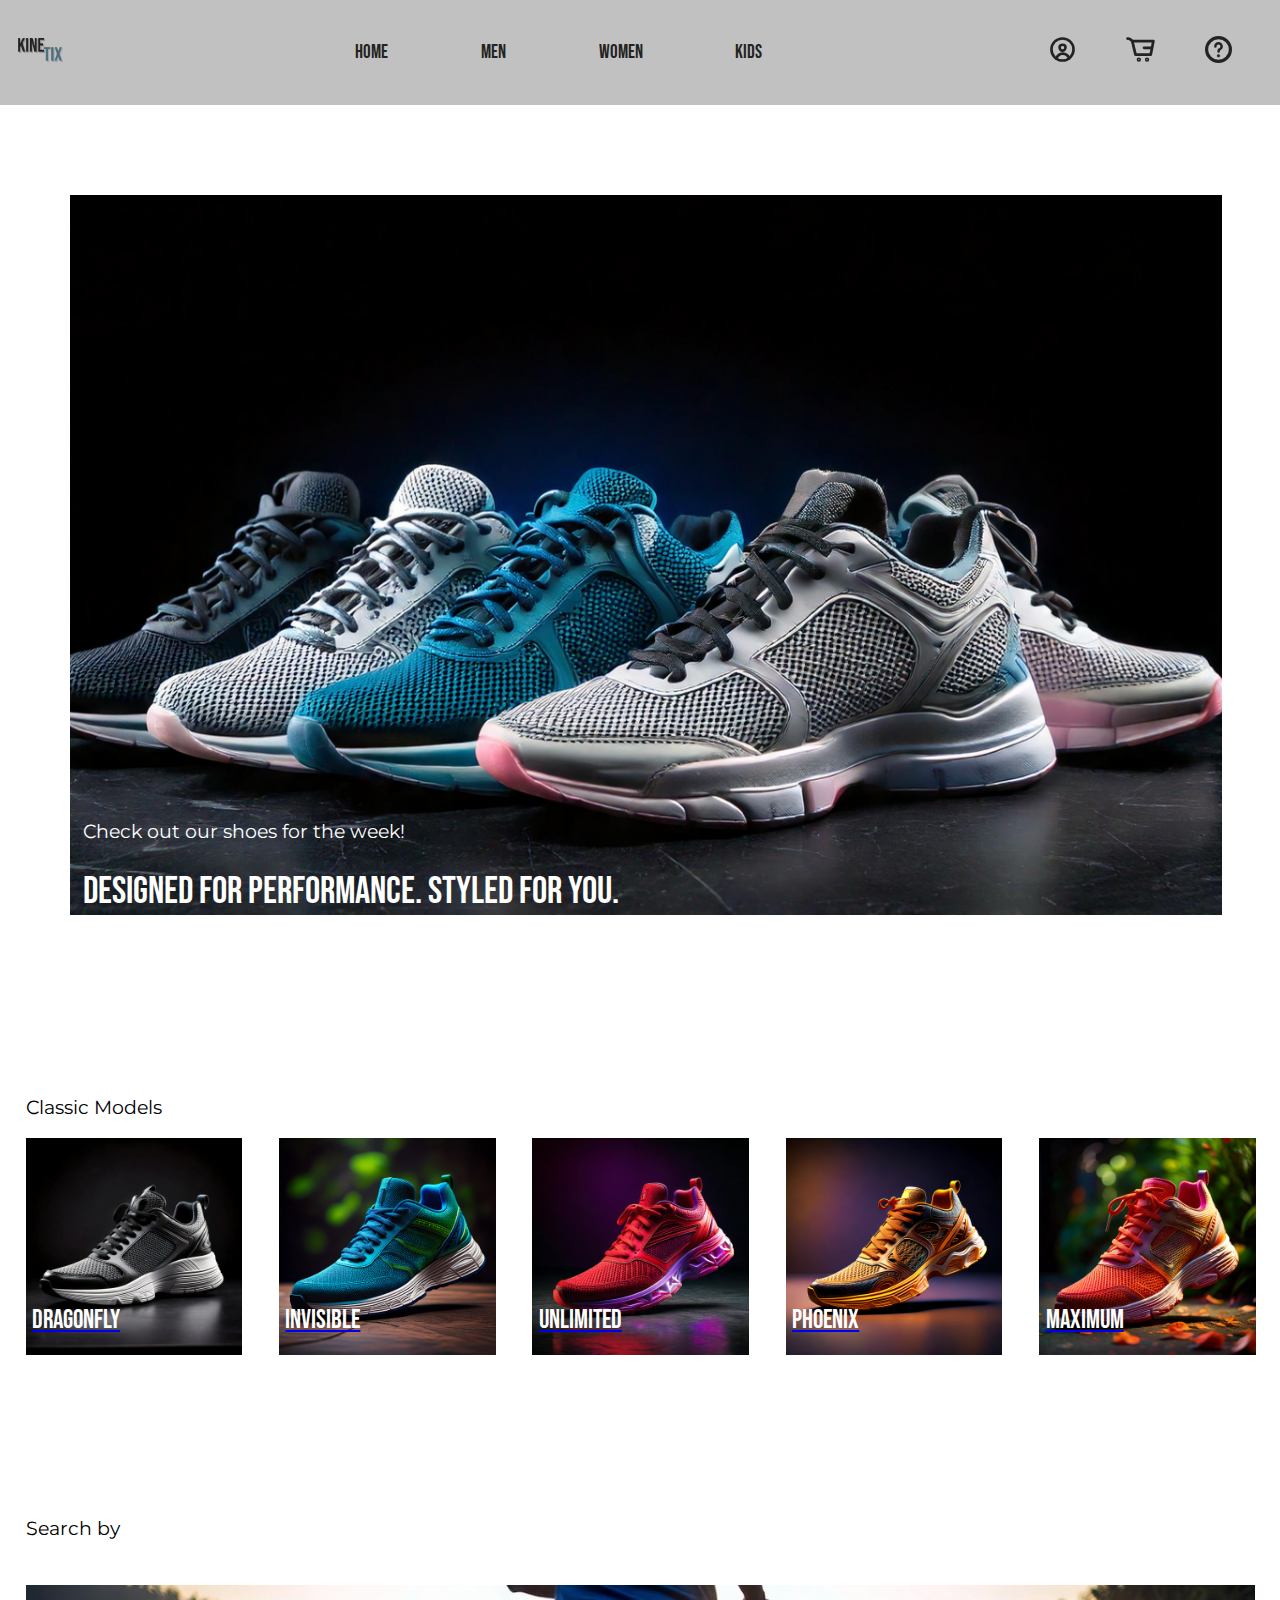
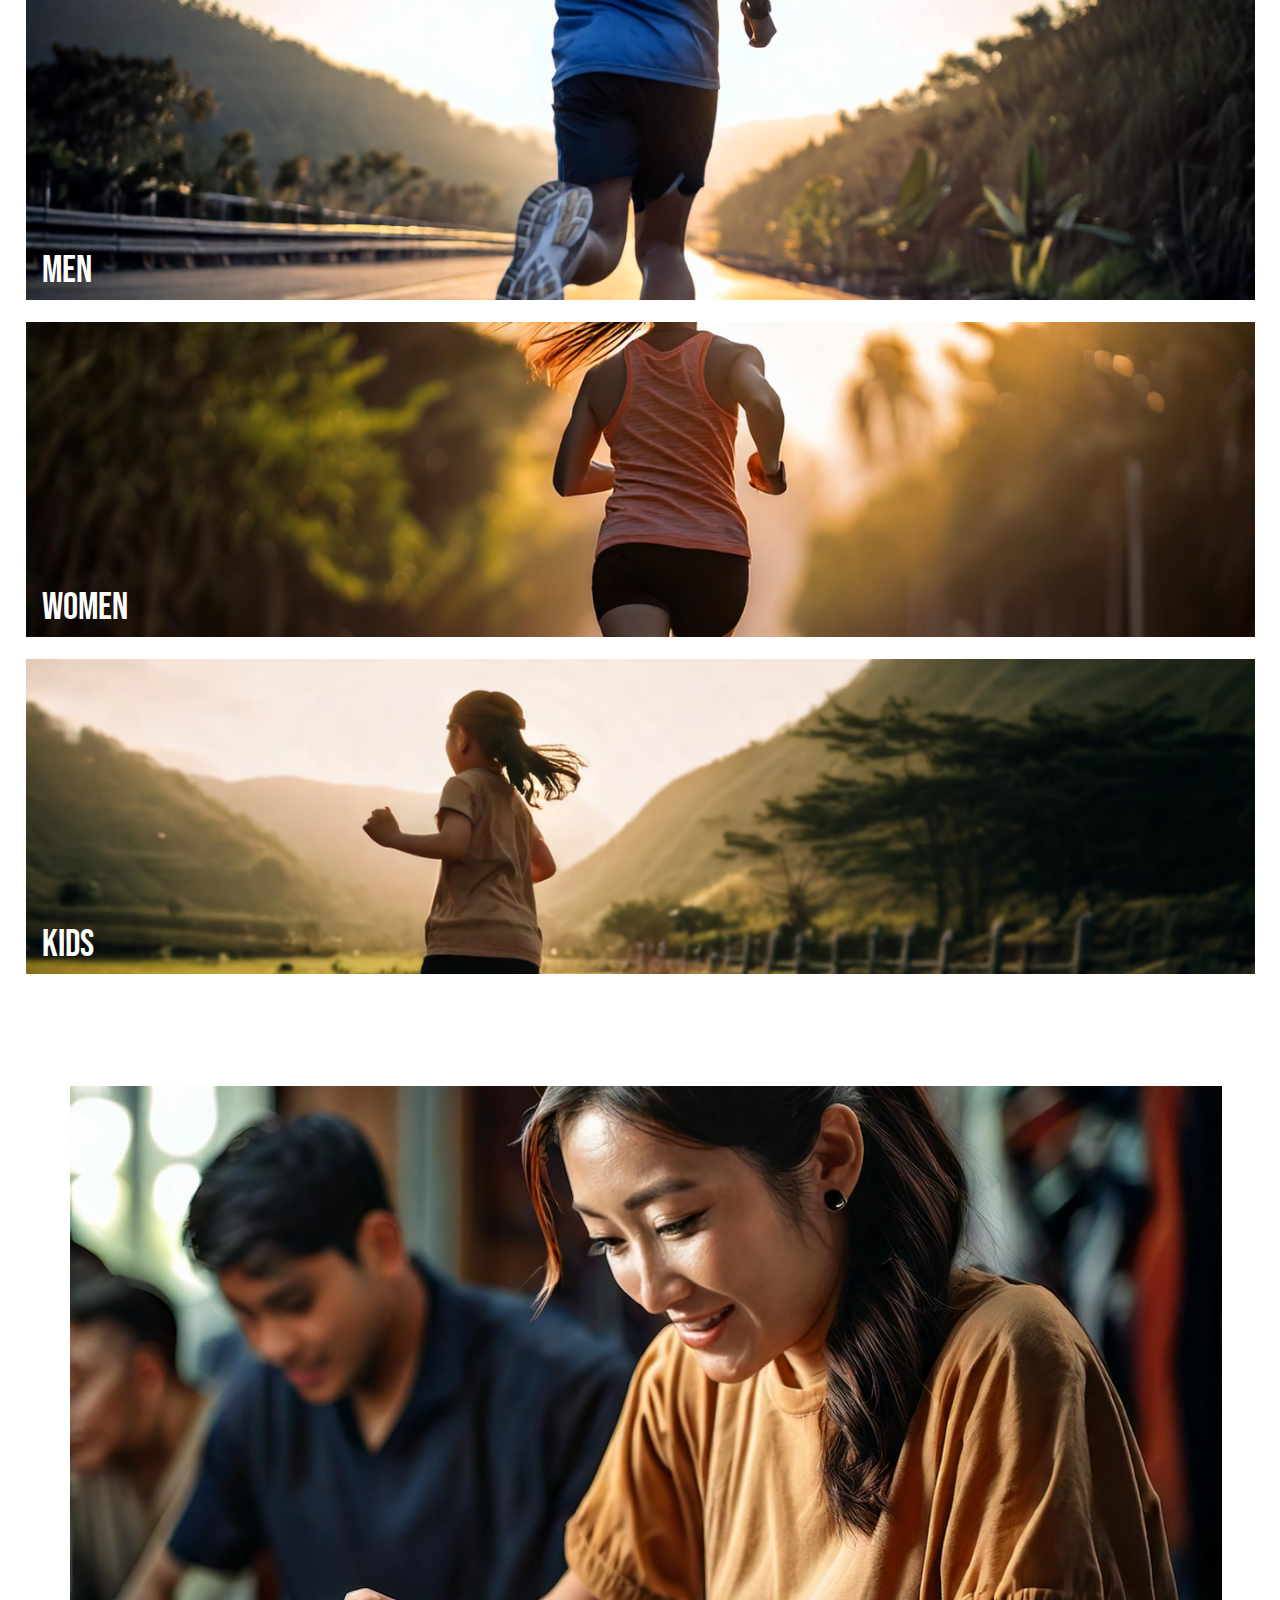
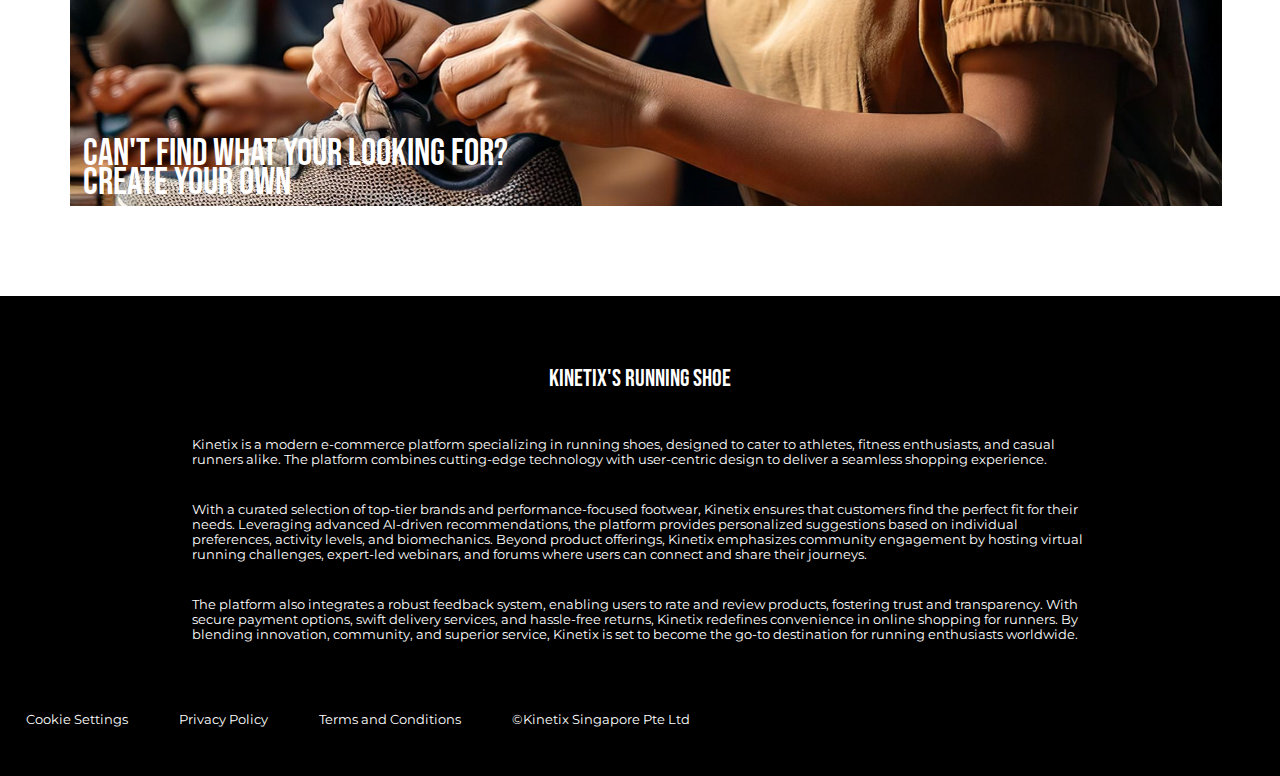
<file: index.html>
<!DOCTYPE html>
<html lang="en">
<head>
    <meta charset="UTF-8">
    <meta name="viewport" content="width=device-width, initial-scale=1.0">
    <link rel="stylesheet" href="style.css">
    <link rel="preconnect" href="https://fonts.googleapis.com">
    <link rel="preconnect" href="https://fonts.gstatic.com" crossorigin>
    <link href="https://fonts.googleapis.com/css2?family=Agdasima:wght@400;700&family=Bebas+Neue&family=Montserrat:ital,wght@0,100..900;1,100..900&family=Open+Sans:ital,wght@0,300..800;1,300..800&family=Rubik+Doodle+Shadow&family=Rubik+Glitch&display=swap" rel="stylesheet">
    <title>Home Page</title>
</head>
<body>
    <!-- navigation bar -->
    <nav>
        <div class="grp-1">
            <a class="nav-bar" href="index.html" > <img class="nav-icon" src="images/kinetix-logo.png" alt="Kinetix Logo"></a>
        </div>
        <div class="grp-2">
            <a class="nav-bar" id="home" href="index.html" > HOME</a>
            <a class="nav-bar" id="men" href="shoeShop.html" > MEN</a>
            <a class="nav-bar" id="women" href="shoeShop.html" > WOMEN</a>
            <a class="nav-bar" id="kids" href="shoeShop.html" > KIDS</a>
        </div>
        <div class="grp-3">
            <a class="nav-bar" id="account" href="javascript:void(0);" onclick="handleAccountClick()"> <img class="nav-icon" src="images/account.svg" alt="Account"></a>
            <a class="nav-bar" id="cart" href="shoppingCart.html" > <img class="nav-icon" src="images/shopping-cart.svg" alt="Cart"></a>
            <a class="nav-bar" id="contact" href="contacts.html" > <img class="nav-icon" src="images/contact.svg" alt="Contact"></a>
        </div>
    </nav>

    <!-- Login Overlay -->
    <div id="login-overlay" class="modal">
        <span onclick="document.getElementById('login-overlay').style.display='none'" class="close" title="Close Modal">&times;</span>
        <form class="modal-content animate" onsubmit="handleLogin(event)">
            <div class="imgcontainer">
                <img src="images/kinetix-logo.png" alt="Logo" class="logo">
            </div>
            <div class="container">
                <div class="login-country">
                    <p>Country:</p>
                    <div class="country-2">
                        <p id="selected-country">Singapore</p>
                        <p id="change-country" onclick="toggleCountryDropdown()">Change</p>
                    </div>
                    <div id="country-dropdown" class="dropdown-content">
                        <select onchange="selectCountry(event)">
                            <option value="Singapore">Singapore</option>
                            <option value="Malaysia">Malaysia</option>
                            <option value="Vietnam">Vietnam</option>
                            <option value="Thailand">Thailand</option>
                            <option value="Indonesia">Indonesia</option>
                            <!-- Add more countries as needed -->
                        </select>
                    </div>
                </div>
                <input type="email" placeholder="Email" name="email" required>
                <div class="terms">
                    <p>By continuing, I agree to Kinetix’s Privacy Policy and Terms of Use.</p>
                </div>
                <button class="login-button" type="submit">CONTINUE</button>
            </div>
        </form>
    </div>

    <!-- OTP Overlay -->
    <div id="otp-overlay" class="modal">
        <span onclick="document.getElementById('otp-overlay').style.display='none'" class="close" title="Close Modal">&times;</span>
        <form class="modal-content animate" onsubmit="handleOtp(event)">
            <div class="imgcontainer">
                <img src="images/kinetix-logo.png" alt="Logo" class="logo">
            </div>
            <div class="login-sent">
                <p>A verification code has been sent to s*****@connect.np.edu.sg</p>
            </div>
            <div class="container otp-container">
                <input type="text" maxlength="1" class="otp-input" required>
                <input type="text" maxlength="1" class="otp-input" required>
                <input type="text" maxlength="1" class="otp-input" required>
                <input type="text" maxlength="1" class="otp-input" required>
                <input type="text" maxlength="1" class="otp-input" required>
                <input type="text" maxlength="1" class="otp-input" required>
            </div>
            <div class="login-resend">
                <p>Didn’t receive?</p>
                <p>Resend code.</p>
            </div>
            <button class="login-button" type="submit">LOGIN</button>
        </form>
    </div>

    <!-- Content -->
    <div class="content">
        <div class="content-page">
            <!-- featured -->
            <div class="box-content">
                <a href="featured.html">
                    <div class="box-image-featured">
                        
                        <p>Check out our shoes for the week!</p>
                        <strong>Designed for Performance. Styled for You.</strong>
                    </div>
                </a>
                
            </div>
            <!-- classic models -->
            <div class="classic-container">
                <h3>Classic Models</h3>
                <div class="classic-box-content">
                    <div class="classic-box">
                        <a href="shoeMenu.html">
                            <img src="images/model-1.jpg" alt="Model 1">
                            <div class="classic-text">Dragonfly</div>
                        </a>
                    </div>
                    <div class="classic-box">
                        <a href="shoeMenu.html">
                            <img src="images/model-2.jpg" alt="Model 2">
                            <div class="classic-text">Invisible</div>
                        </a>
                    </div>
                    <div class="classic-box">
                        <a href="shoeMenu.html">
                            <img src="images/model-3.jpg" alt="Model 3">
                            <div class="classic-text">Unlimited</div>
                        </a>
                    </div>
                    <div class="classic-box">
                        <a href="shoeMenu.html">
                            <img src="images/model-4.jpg" alt="Model 4">
                            <div class="classic-text">Phoenix</div>
                        </a>
                    </div>
                    <div class="classic-box">
                        <a href="shoeMenu.html">
                            <img src="images/model-5.jpg" alt="Model 5">
                            <div class="classic-text">Maximum</div>
                        </a>
                    </div>
                </div>
            </div>

            <!-- Search by -->
            <h3 class="search-by">Search by</h3>
            <!-- Men's section -->
            <div class="gender-container">
                <div class="gender-box-content">
                    <div class="gender-box-image">
                        <a href="shoeShop.html"><img src="images/men.jpg" alt="Men's Shoes">
                            <b>MEN</b></a>
                        
                    </div>
                </div>
                <!-- Women's section -->
                <div class="gender-box-content">
                    <div class="gender-box-image">
                        <a href="shoeShop.html">
                            <img src="images/women.jpg" alt="Women's Shoes">
                                <b>WOMEN</b></a>
                    </div>
                </div>
                <!-- Kid's section -->
                <div class="gender-box-content">
                    <div class="gender-box-image">
                        <a href="shoeShop.html"><img src="images/kids.jpg" alt="Kid's Shoes">
                            <b>KIDS</b></a>
                    </div>
                </div>

                <!-- Custom Shoes -->
                <div class="custom-box-content">
                    <div class="custom-box-image" onclick="window.location.href='custom.html'">
                        <p>Can't find what your looking for?</p>
                        <strong>Create your own</strong>
                    </div>
                </div>
            </div>
        </div>
    </div>

    <!-- footer -->
    <footer class="index-footer">
        <div class="footer-container">
            <h4> KINETIX'S RUNNING SHOE </h4>
            <div class="footer-content">
                <p>
                    Kinetix is a modern e-commerce platform specializing in running shoes, designed to 
                    cater to athletes, fitness enthusiasts, and casual runners alike. The platform 
                    combines cutting-edge technology with user-centric design to deliver a seamless 
                    shopping experience.
                </p>
                <p>
                    With a curated selection of top-tier brands and performance-focused footwear, 
                    Kinetix ensures that customers find the perfect fit for their needs. Leveraging 
                    advanced AI-driven recommendations, the platform provides personalized suggestions 
                    based on individual preferences, activity levels, and biomechanics. Beyond product 
                    offerings, Kinetix emphasizes community engagement by hosting virtual running 
                    challenges, expert-led webinars, and forums where users can connect and share their 
                    journeys.
                </p>  
                <p>
                    The platform also integrates a robust feedback system, enabling users to rate and 
                    review products, fostering trust and transparency. With secure payment options, 
                    swift delivery services, and hassle-free returns, Kinetix redefines convenience in 
                    online shopping for runners. By blending innovation, community, and superior 
                    service, Kinetix is set to become the go-to destination for running enthusiasts
                    worldwide.
                </p>
            </div>
            <div class="footer-bottom">
                <p>Cookie Settings</p>
                <p>Privacy Policy</p>
                <p>Terms and Conditions</p>
                <p>©Kinetix Singapore Pte Ltd</p>
            </div>
        </div>
    </footer>
    <script src="login.js"></script>
</body>
</html>
</file>
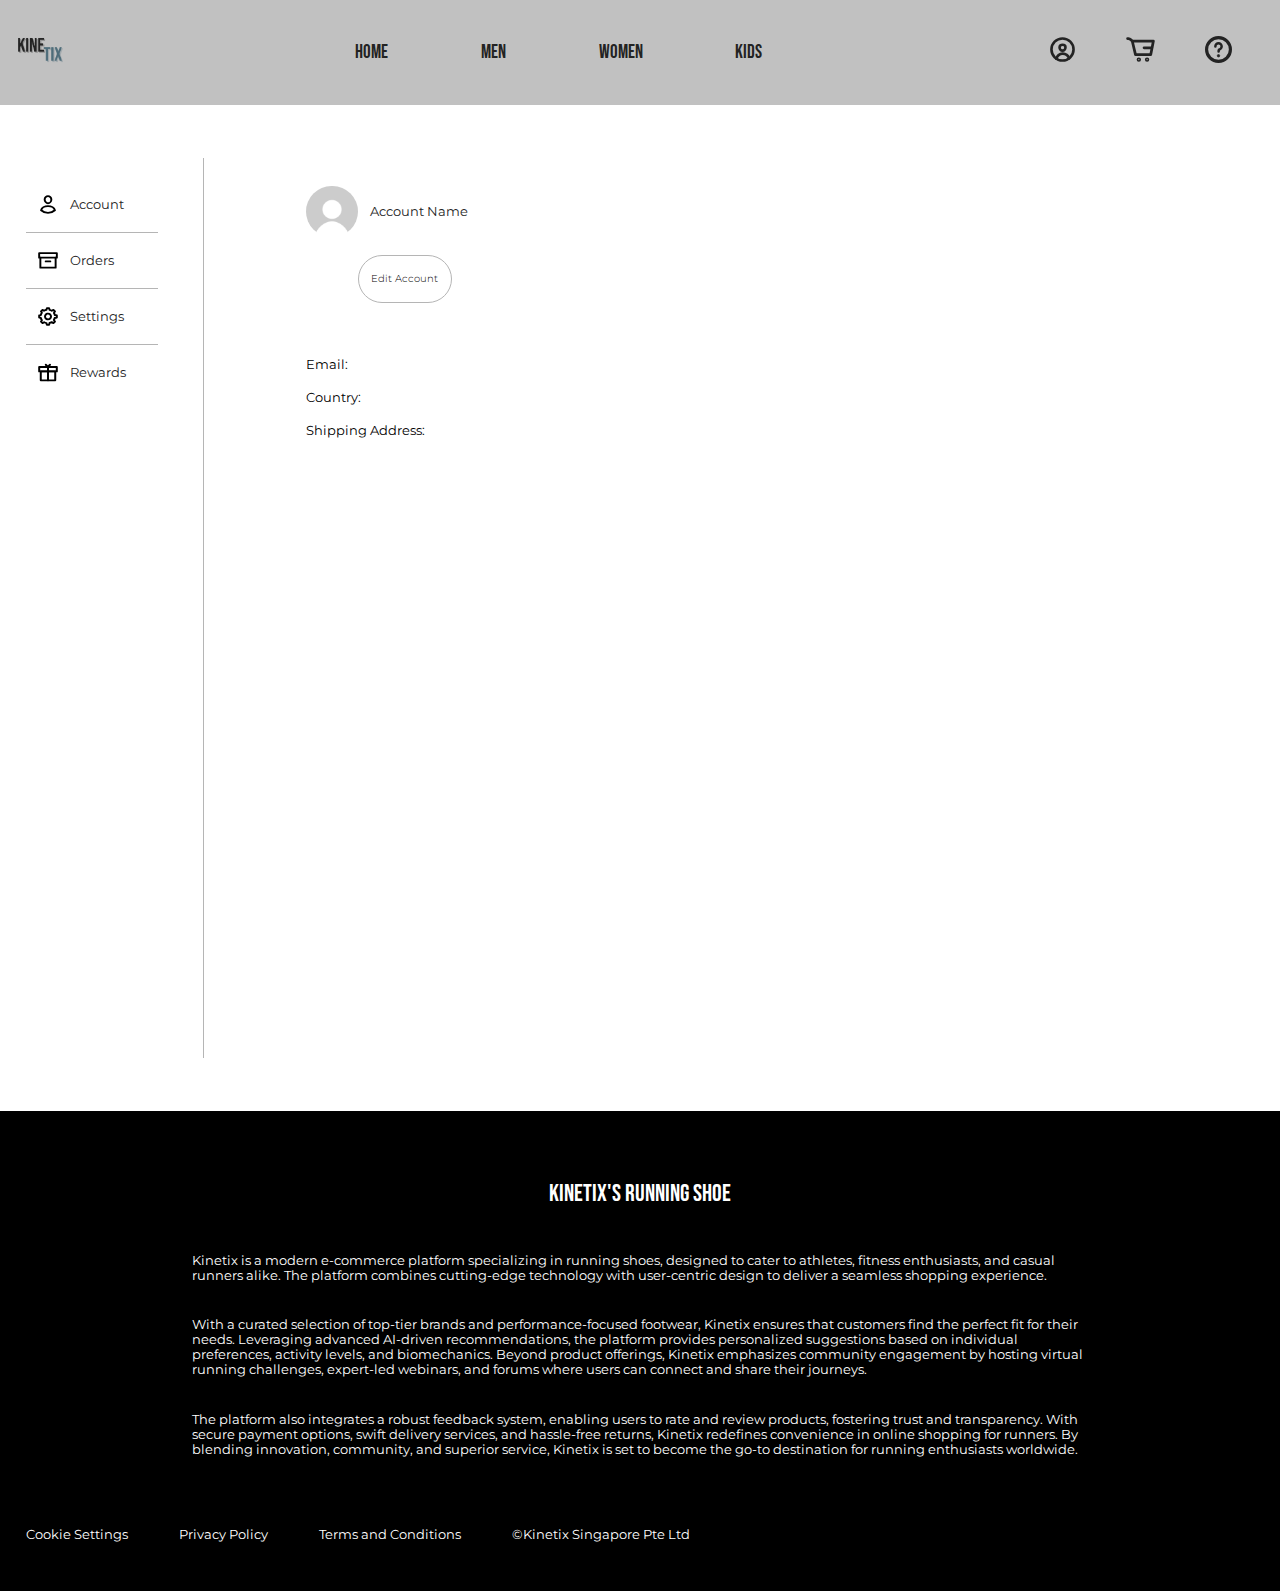
<file: account.html>
<!DOCTYPE html>
<html lang="en">
<head>
    <meta charset="UTF-8">
    <meta name="viewport" content="width=device-width, initial-scale=1.0">
    <link rel="stylesheet" href="style.css">
    <link rel="preconnect" href="https://fonts.googleapis.com">
    <link rel="preconnect" href="https://fonts.gstatic.com" crossorigin>
    <link href="https://fonts.googleapis.com/css2?family=Agdasima:wght@400;700&family=Bebas+Neue&family=Montserrat:ital,wght@0,100..900;1,100..900&family=Open+Sans:ital,wght@0,300..800;1,300..800&family=Rubik+Doodle+Shadow&family=Rubik+Glitch&display=swap" rel="stylesheet">
    <title>Account</title>
</head>
<body>
    <!-- navigation bar -->
    <nav>
        <div class="grp-1">
            <a class="nav-bar" href="index.html" > <img class="nav-icon" src="images/kinetix-logo.png" alt="Kinetix Logo"></a>
        </div>
        <div class="grp-2">
            <a class="nav-bar" id="home" href="index.html" > HOME</a>
            <a class="nav-bar" id="men" href="shoeShop.html" > MEN</a>
            <a class="nav-bar" id="women" href="shoeShop.html" > WOMEN</a>
            <a class="nav-bar" id="kids" href="shoeShop.html" > KIDS</a>
        </div>
        <div class="grp-3">
            <a class="nav-bar" id="account" href="account.html" > <img class="nav-icon" src="images/account.svg" alt="Account"></a>
            <a class="nav-bar" id="cart" href="shoppingCart.html" > <img class="nav-icon" src="images/shopping-cart.svg" alt="Cart"></a>
            <a class="nav-bar" id="contact" href="contacts.html" > <img class="nav-icon" src="images/contact.svg" alt="Contact"></a>
        </div>
    </nav>

    <div class="account-container">
        <!-- Account Navigation -->
        <div class="sidebar">
            <div class="account-options">
                <a class="active" href="account.html"><img src="images/account-2.svg" alt="Account">Account</a>
            </div>
            <hr>
            <div class="account-options">
                <a href="orders.html"><img src="images/orders.svg" alt="Orders">Orders</a>
            </div>
            <hr>
            <div class="account-options">
                <a href="settings.html"><img src="images/settings.svg" alt="Settings">Settings</a>
            </div>
            <hr>
            <div class="account-options">
                <a href="rewards.html"><img src="images/rewards.svg" alt="Rewards">Rewards</a>
            </div>
        </div>
        
        <hr class="vertical-line">

        <!-- Contents -->
        <div class="account-content">
            <div class="id">
                <img src="images/account-pfp.jpg" alt="pfp">   
                <h4>Account Name</h4>
            </div>

            <button class="edit-account" type="button">Edit Account</button>

            <div class="account-details">
                <div class="email">
                    Email: <span id="user-email"></span>
                </div>
                <div class="country">
                    Country: <span id="user-country"></span>
                </div>
                <div class="shipping_addy">
                    Shipping Address: 
                </div>
            </div>
        </div>
    </div>

    <!-- footer -->
    <footer class="account-footer">
        <div class="footer-container">
            <h4> KINETIX'S RUNNING SHOE </h4>
            <div class="footer-content">
                <p>
                    Kinetix is a modern e-commerce platform specializing in running shoes, designed to 
                    cater to athletes, fitness enthusiasts, and casual runners alike. The platform 
                    combines cutting-edge technology with user-centric design to deliver a seamless 
                    shopping experience.
                </p>
                <p>
                    With a curated selection of top-tier brands and performance-focused footwear, 
                    Kinetix ensures that customers find the perfect fit for their needs. Leveraging 
                    advanced AI-driven recommendations, the platform provides personalized suggestions 
                    based on individual preferences, activity levels, and biomechanics. Beyond product 
                    offerings, Kinetix emphasizes community engagement by hosting virtual running 
                    challenges, expert-led webinars, and forums where users can connect and share their 
                    journeys.
                </p>  
                <p>
                    The platform also integrates a robust feedback system, enabling users to rate and 
                    review products, fostering trust and transparency. With secure payment options, 
                    swift delivery services, and hassle-free returns, Kinetix redefines convenience in 
                    online shopping for runners. By blending innovation, community, and superior 
                    service, Kinetix is set to become the go-to destination for running enthusiasts
                    worldwide.
                </p>
            </div>
            <div class="footer-bottom">
                <p>Cookie Settings</p>
                <p>Privacy Policy</p>
                <p>Terms and Conditions</p>
                <p>©Kinetix Singapore Pte Ltd</p>
            </div>
        </div>
    </footer>
    <script>
        // Retrieve the email and country from localStorage
        const email = localStorage.getItem('email');
        const country = localStorage.getItem('country');

        // Display the email and country on the account page
        document.getElementById('user-email').textContent = email;
        document.getElementById('user-country').textContent = country;
    </script>
</body>
</html>
</file>
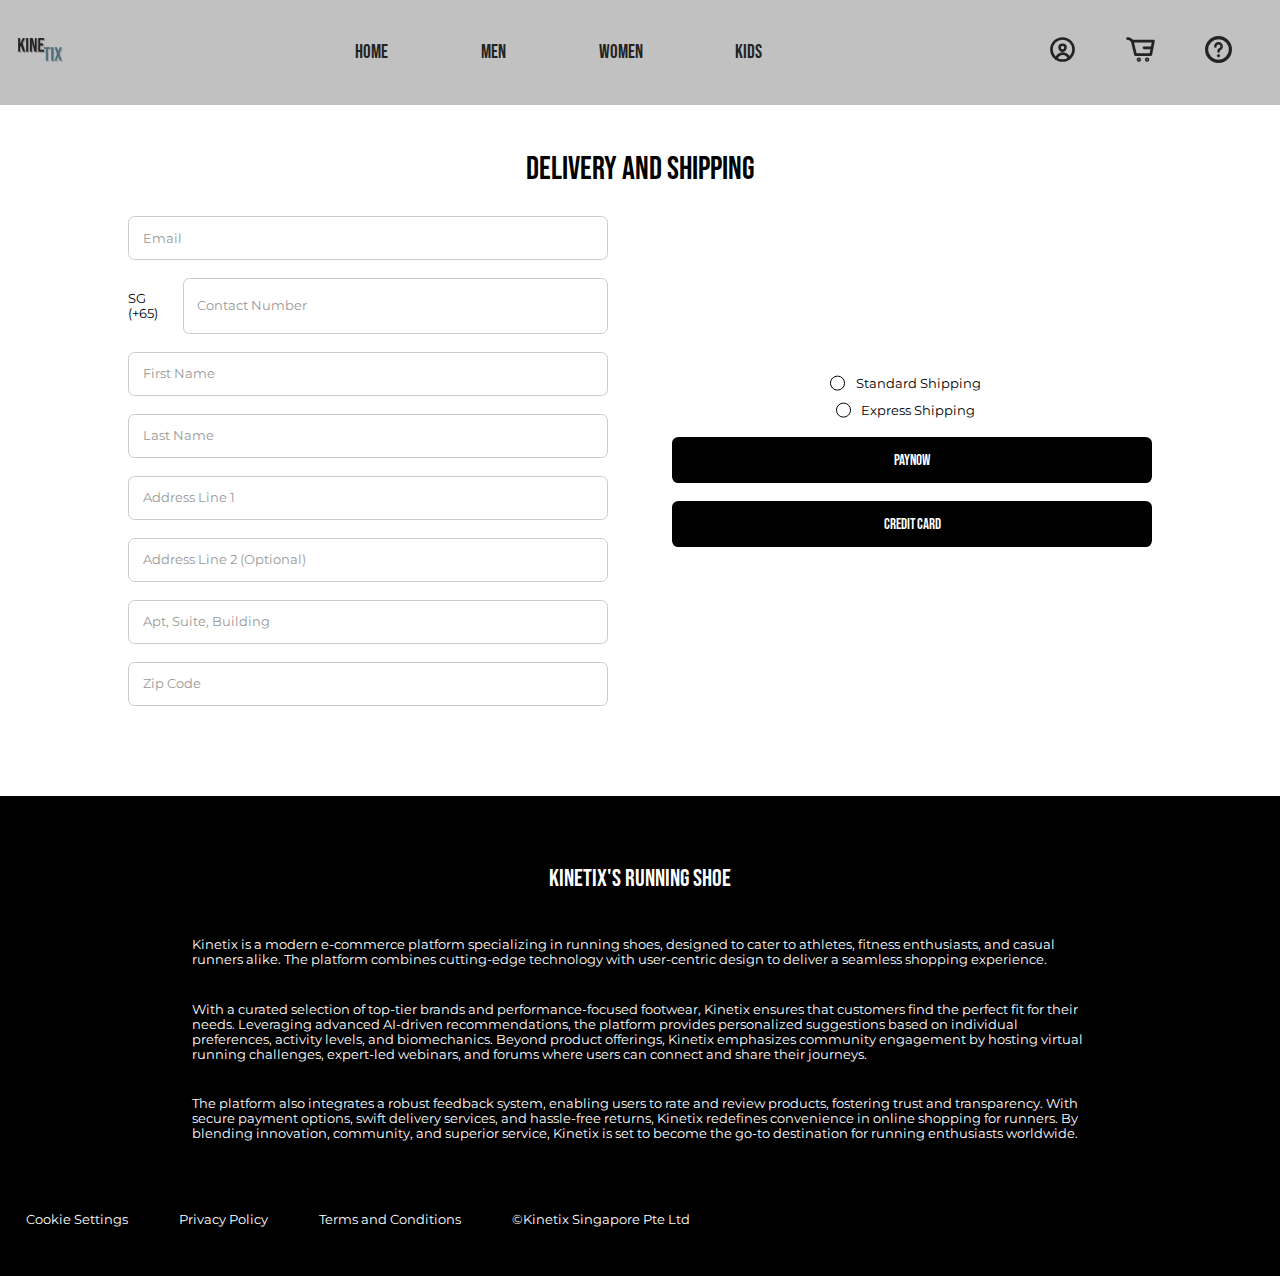
<file: checkOut.html>
<!DOCTYPE html>
<html lang="en">
<head>
    <meta charset="UTF-8">
    <meta name="viewport" content="width=device-width, initial-scale=1.0">
    <link rel="stylesheet" href="style.css">
    <link rel="preconnect" href="https://fonts.googleapis.com">
    <link rel="preconnect" href="https://fonts.gstatic.com" crossorigin>
    <link href="https://fonts.googleapis.com/css2?family=Agdasima:wght@400;700&family=Bebas+Neue&family=Montserrat:ital,wght@0,100..900;1,100..900&family=Open+Sans:ital,wght@0,300..800;1,300..800&family=Rubik+Doodle+Shadow&family=Rubik+Glitch&display=swap" rel="stylesheet">
    <title>Check Out</title>
</head>
<body>
    <!-- navigation bar -->
    <nav>
        <div class="grp-1">
            <a class="nav-bar" href="index.html" > <img class="nav-icon" src="images/kinetix-logo.png" alt="Kinetix Logo"></a>
        </div>
        <div class="grp-2">
            <a class="nav-bar" id="home" href="index.html" > HOME</a>
            <a class="nav-bar" id="men" href="shoeShop.html" > MEN</a>
            <a class="nav-bar" id="women" href="shoeShop.html" > WOMEN</a>
            <a class="nav-bar" id="kids" href="shoeShop.html" > KIDS</a>
        </div>
        <div class="grp-3">
            <a class="nav-bar" id="account" href="account.html" > <img class="nav-icon" src="images/account.svg" alt="Account"></a>
            <a class="nav-bar" id="cart" href="shoppingCart.html" > <img class="nav-icon" src="images/shopping-cart.svg" alt="Cart"></a>
            <a class="nav-bar" id="contact" href="contacts.html" > <img class="nav-icon" src="images/contact.svg" alt="Contact"></a>
        </div>
    </nav>

    <!-- Content -->
    <h2 class="delivery-header">Delivery and Shipping </h2>
    <form id="delivery-form">
        <div class="delivery-container">
            <div class="delivery-info">
                <input type="email" id="email" placeholder="Email" required>
                <div class="contact-no">
                    <p>SG (+65)</p>
                    <input type="tel" id="contact-number" placeholder="Contact Number" pattern="[0-9]{8}" required>
                </div>
                <input type="text" id="first-name" placeholder="First Name" required> 
                <input type="text" id="last-name" placeholder="Last Name" required>
                <input type="text" id="address-line-1" placeholder="Address Line 1" required>
                <input type="text" id="address-line-2" placeholder="Address Line 2 (Optional)">
                <input type="text" id="apt-suite-building" placeholder="Apt, Suite, Building">
                <input type="text" id="zip-code" placeholder="Zip Code" pattern="[0-9]{6}" required>
            </div>

            <div class="shipping">
                <div class="shipping-method">
                    <div class="shipping-header">
                        <input type="radio" id="standard" name="delivery_method" value="standard" required>
                        <label for="standard">Standard Shipping</label><br>
                    </div>
                    <div class="shipping-header">
                        <input type="radio" id="express" name="delivery_method" value="express" required>
                        <label for="express">Express Shipping</label><br>
                    </div>
                </div>
                <div class="payment-method">
                    <button type="submit" onclick="submitForm('paynow.html')">PAYNOW</button>
                    <button type="submit" onclick="submitForm('creditCard.html')">CREDIT CARD</button>
                </div>
            </div>
        </div>
    </form>
    

    <!-- footer -->
    <footer class="index-footer">
        <div class="footer-container">
            <h4> KINETIX'S RUNNING SHOE </h4>
            <div class="footer-content">
                <p>
                    Kinetix is a modern e-commerce platform specializing in running shoes, designed to 
                    cater to athletes, fitness enthusiasts, and casual runners alike. The platform 
                    combines cutting-edge technology with user-centric design to deliver a seamless 
                    shopping experience.
                </p>
                <p>
                    With a curated selection of top-tier brands and performance-focused footwear, 
                    Kinetix ensures that customers find the perfect fit for their needs. Leveraging 
                    advanced AI-driven recommendations, the platform provides personalized suggestions 
                    based on individual preferences, activity levels, and biomechanics. Beyond product 
                    offerings, Kinetix emphasizes community engagement by hosting virtual running 
                    challenges, expert-led webinars, and forums where users can connect and share their 
                    journeys.
                </p>  
                <p>
                    The platform also integrates a robust feedback system, enabling users to rate and 
                    review products, fostering trust and transparency. With secure payment options, 
                    swift delivery services, and hassle-free returns, Kinetix redefines convenience in 
                    online shopping for runners. By blending innovation, community, and superior 
                    service, Kinetix is set to become the go-to destination for running enthusiasts
                    worldwide.
                </p>
            </div>
            <div class="footer-bottom">
                <p>Cookie Settings</p>
                <p>Privacy Policy</p>
                <p>Terms and Conditions</p>
                <p>©Kinetix Singapore Pte Ltd</p>
            </div>
        </div>
    </footer>

    <script src="checkOut.js"></script>
</body>
</html>
</file>
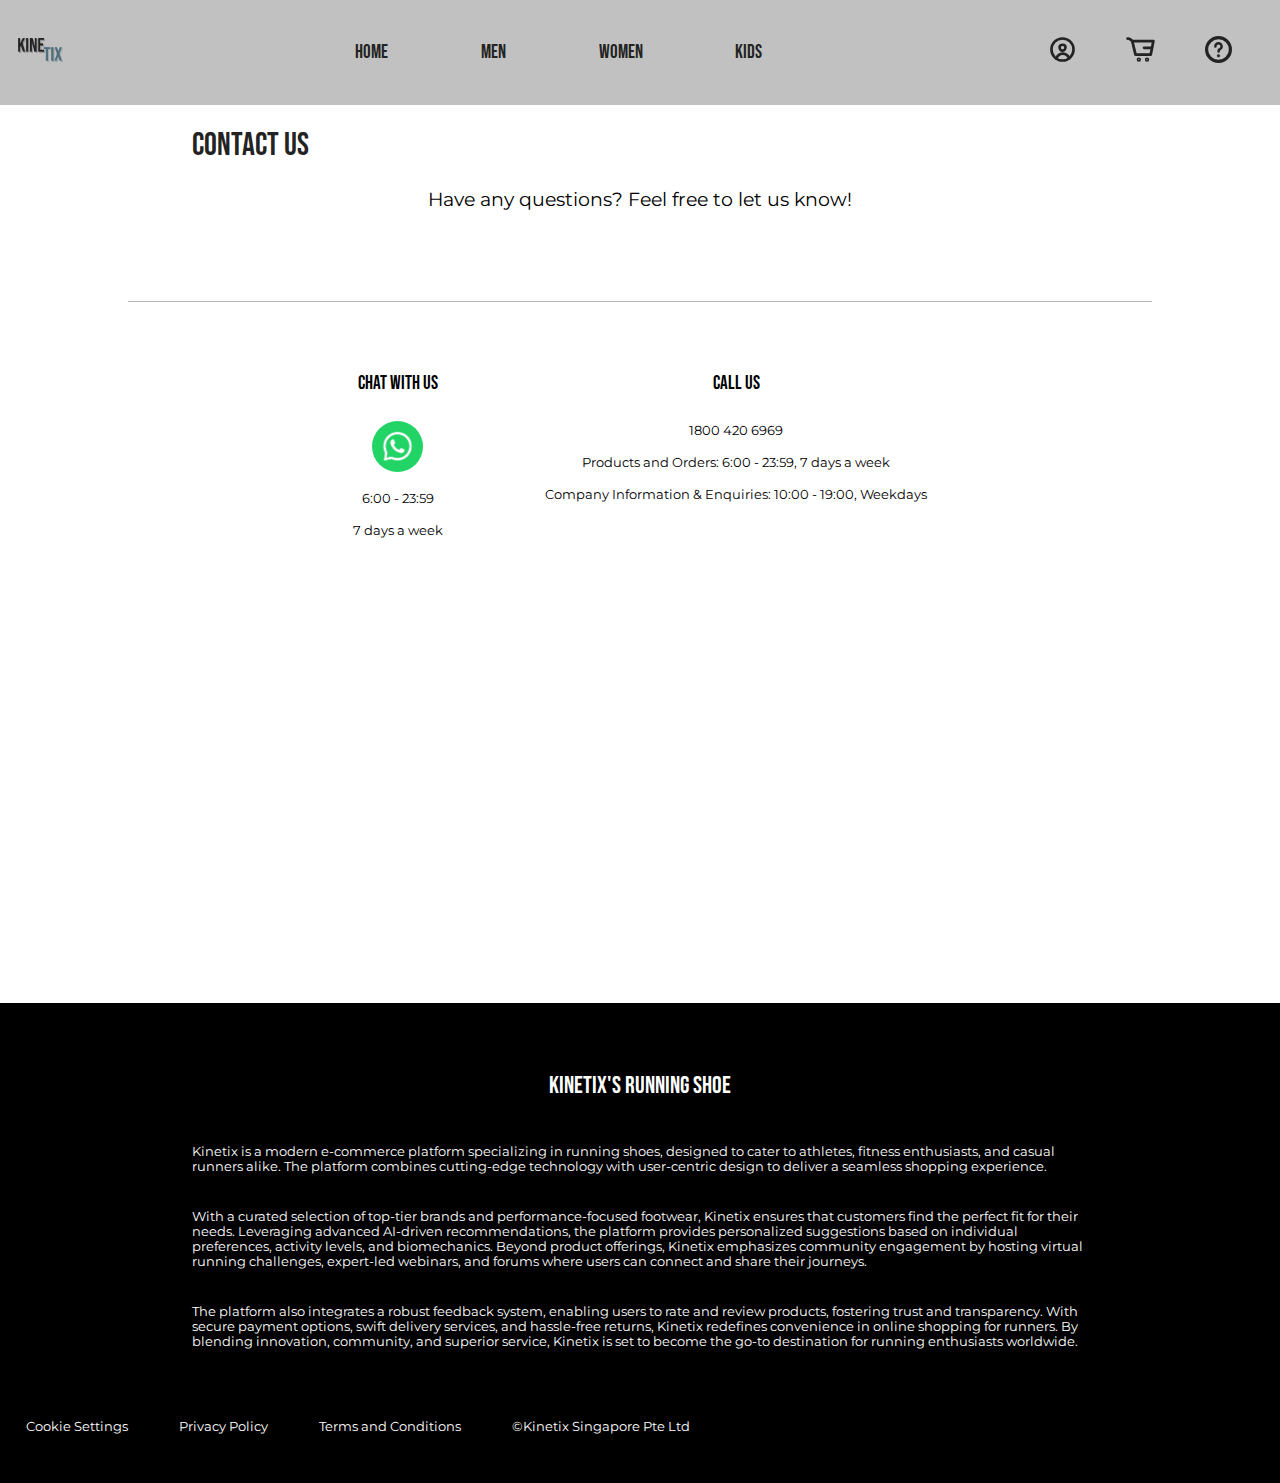
<file: contacts.html>
<!DOCTYPE html>
<html lang="en">
<head>
    <meta charset="UTF-8">
    <meta name="viewport" content="width=device-width, initial-scale=1.0">
    <link rel="stylesheet" href="style.css">
    <link rel="preconnect" href="https://fonts.googleapis.com">
    <link rel="preconnect" href="https://fonts.gstatic.com" crossorigin>
    <link href="https://fonts.googleapis.com/css2?family=Agdasima:wght@400;700&family=Bebas+Neue&family=Montserrat:ital,wght@0,100..900;1,100..900&family=Open+Sans:ital,wght@0,300..800;1,300..800&family=Rubik+Doodle+Shadow&family=Rubik+Glitch&display=swap" rel="stylesheet">
    <link rel="preconnect" href="https://fonts.googleapis.com">
    <link rel="preconnect" href="https://fonts.gstatic.com" crossorigin>
    <link href="https://fonts.googleapis.com/css2?family=Agdasima:wght@400;700&family=Bebas+Neue&family=Montserrat:ital,wght@0,100..900;1,100..900&family=Open+Sans:ital,wght@0,300..800;1,300..800&family=Rubik+Doodle+Shadow&family=Rubik+Glitch&display=swap" rel="stylesheet">
    <title>Contact</title>
</head>
<body>
    <!-- navigation bar -->
    <nav>
        <div class="grp-1">
            <a class="nav-bar" href="index.html" > <img class="nav-icon" src="images/kinetix-logo.png" alt="Kinetix Logo"></a>
        </div>
        <div class="grp-2">
            <a class="nav-bar" id="home" href="index.html" > HOME</a>
            <a class="nav-bar" id="men" href="shoeShop.html" > MEN</a>
            <a class="nav-bar" id="women" href="shoeShop.html" > WOMEN</a>
            <a class="nav-bar" id="kids" href="shoeShop.html" > KIDS</a>
        </div>
        <div class="grp-3">
            <a class="nav-bar" id="account" href="account.html" > <img class="nav-icon" src="images/account.svg" alt="Account"></a>
            <a class="nav-bar" id="cart" href="shoppingCart.html" > <img class="nav-icon" src="images/shopping-cart.svg" alt="Cart"></a>
            <a class="nav-bar" id="contact" href="contacts.html" > <img class="nav-icon" src="images/contact.svg" alt="Contact"></a>
        </div>
    </nav>

    <h1 id="contact-title"> Contact Us</h1>
    <h3 id="contact-sub"> Have any questions? Feel free to let us know! </h3>
    <hr class="contact-divider">
    <div class="contact-content">
        <div class ="contact-section">
            <!-- Texting -->
            <h4> Chat with us </h4>
            <a href="https://wa.me/91591107?" target="_blank">
                <img id="whatsapp" src="images/whatsapp.jpg" alt="Whatsapp">
            </a>
            <p> 6:00 - 23:59 </p>
            <p> 7 days a week </p>
        </div>
        <div class ="contact-section">
            <!-- Calling -->
            <h4> Call us </h4>
            <p> 1800 420 6969 </p>
            <p> Products and Orders: 6:00 - 23:59, 7 days a week </p>
            <p> Company Information & Enquiries: 10:00 - 19:00, Weekdays </p>
        </div>
    </div>

    <!-- footer -->
    <footer>
        <div class="footer-container">
            <h4> KINETIX'S RUNNING SHOE </h4>
            <div class="footer-content">
                <p>
                    Kinetix is a modern e-commerce platform specializing in running shoes, designed to 
                    cater to athletes, fitness enthusiasts, and casual runners alike. The platform 
                    combines cutting-edge technology with user-centric design to deliver a seamless 
                    shopping experience.
                </p>
                <p>
                    With a curated selection of top-tier brands and performance-focused footwear, 
                    Kinetix ensures that customers find the perfect fit for their needs. Leveraging 
                    advanced AI-driven recommendations, the platform provides personalized suggestions 
                    based on individual preferences, activity levels, and biomechanics. Beyond product 
                    offerings, Kinetix emphasizes community engagement by hosting virtual running 
                    challenges, expert-led webinars, and forums where users can connect and share their 
                    journeys.
                </p>  
                <p>
                    The platform also integrates a robust feedback system, enabling users to rate and 
                    review products, fostering trust and transparency. With secure payment options, 
                    swift delivery services, and hassle-free returns, Kinetix redefines convenience in 
                    online shopping for runners. By blending innovation, community, and superior 
                    service, Kinetix is set to become the go-to destination for running enthusiasts
                    worldwide.
                </p>
            </div>
            <div class="footer-bottom">
                <p>Cookie Settings</p>
                <p>Privacy Policy</p>
                <p>Terms and Conditions</p>
                <p>©Kinetix Singapore Pte Ltd</p>
            </div>
        </div>
    </footer>
</body>
</html>
</file>
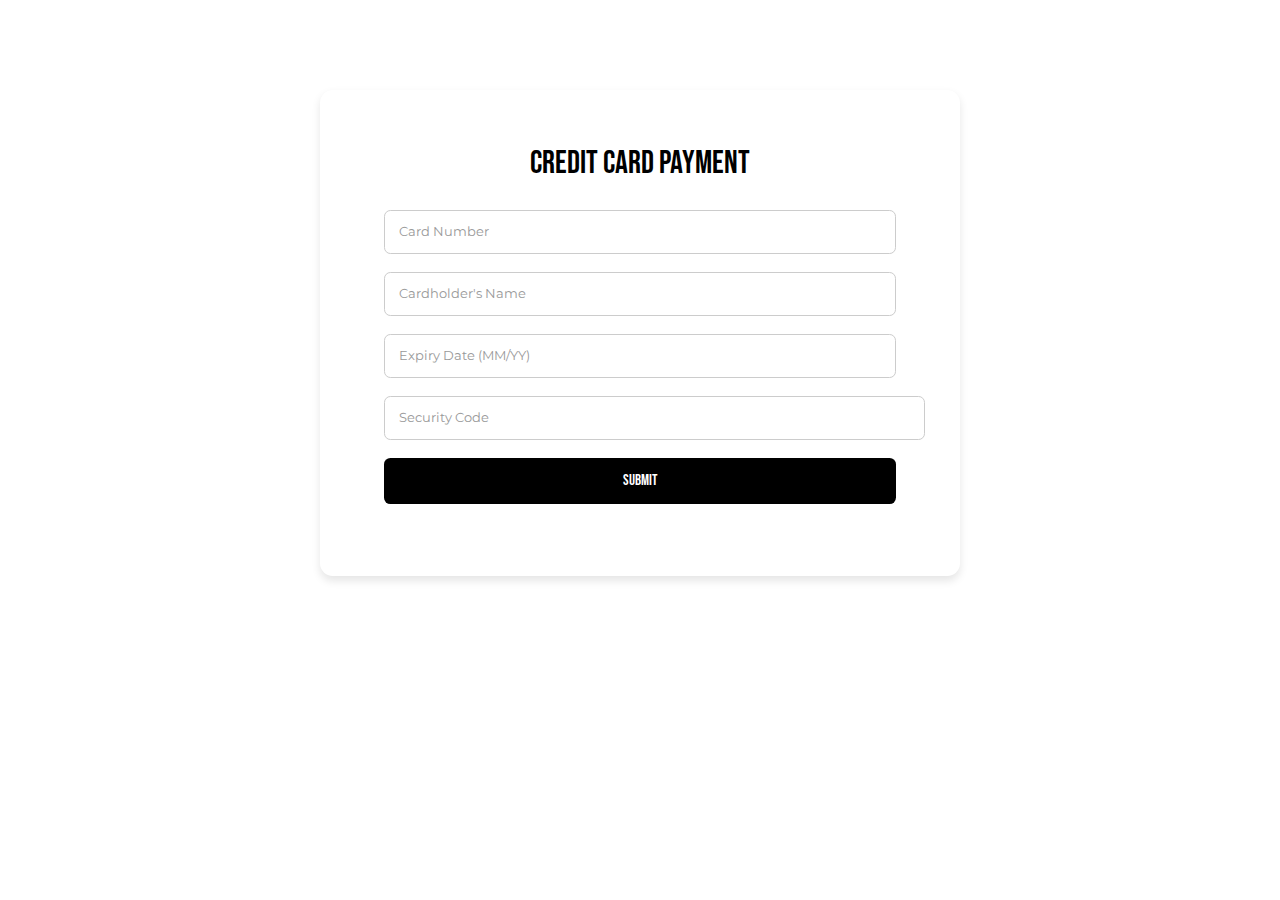
<file: creditCard.html>
<!DOCTYPE html>
<html lang="en">
<head>
    <meta charset="UTF-8">
    <meta name="viewport" content="width=device-width, initial-scale=1.0">
    <title>Credit Card</title>
    <link rel="stylesheet" href="style.css">
    <link rel="preconnect" href="https://fonts.googleapis.com">
    <link rel="preconnect" href="https://fonts.gstatic.com" crossorigin>
    <link href="https://fonts.googleapis.com/css2?family=Agdasima:wght@400;700&family=Bebas+Neue&family=Montserrat:ital,wght@0,100..900;1,100..900&family=Open+Sans:ital,wght@0,300..800;1,300..800&family=Rubik+Doodle+Shadow&family=Rubik+Glitch&display=swap" rel="stylesheet">
</head>
<body>
    <div class="credit-card-container">
        <h2 class="credit-card-header">Credit Card Payment</h2>
        <form class="credit-card-form" id="credit-card-form">
            <input type="text" id="card-number" placeholder="Card Number" pattern="\d{16}" required>
            <input type="text" id="cardholder-name" placeholder="Cardholder's Name" required>
            <input type="text" id="expiry-date" placeholder="Expiry Date (MM/YY)" pattern="(0[1-9]|1[0-2])\/?([0-9]{2})" required>
            <input type="password" id="security-code" placeholder="Security Code" pattern="\d{3}" required>
            <input type="submit" value="Submit">
        </form>
    </div>

    <script src="creditCard.js"></script>
</body>
</html>
</file>
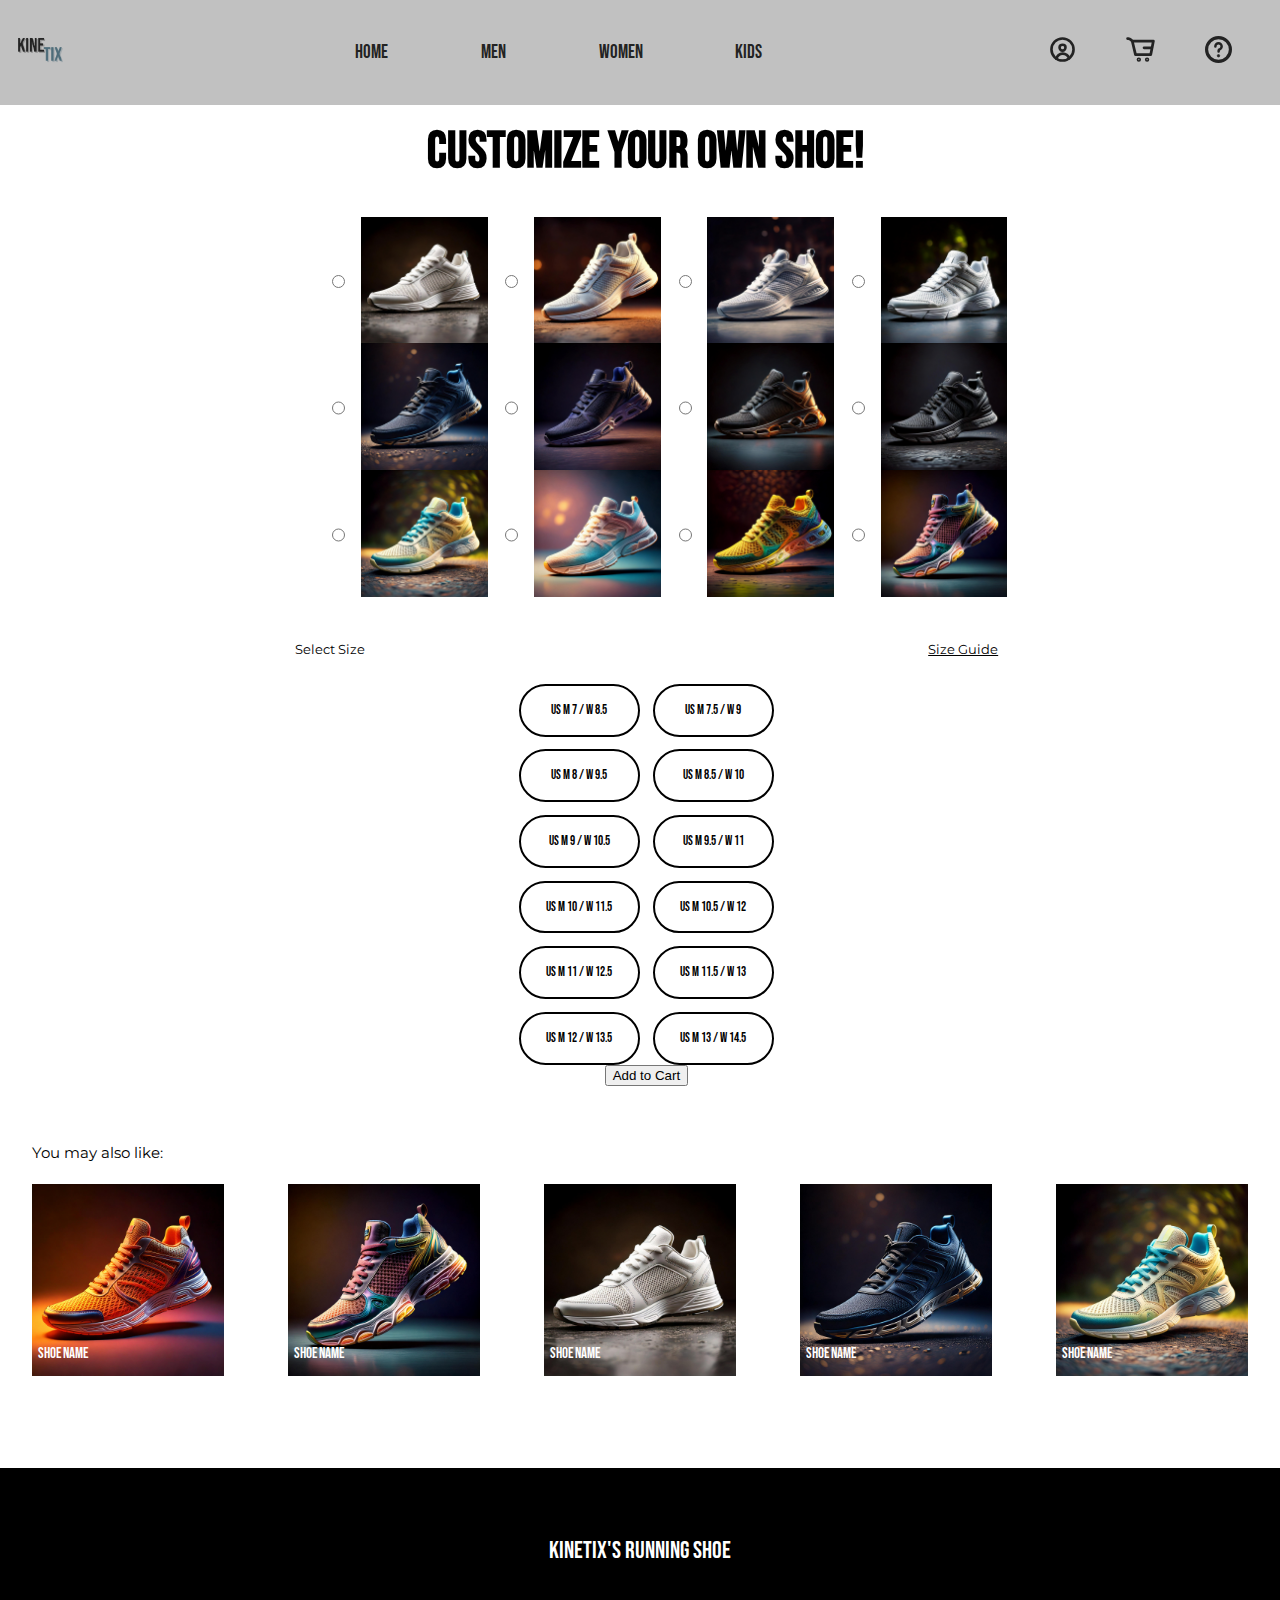
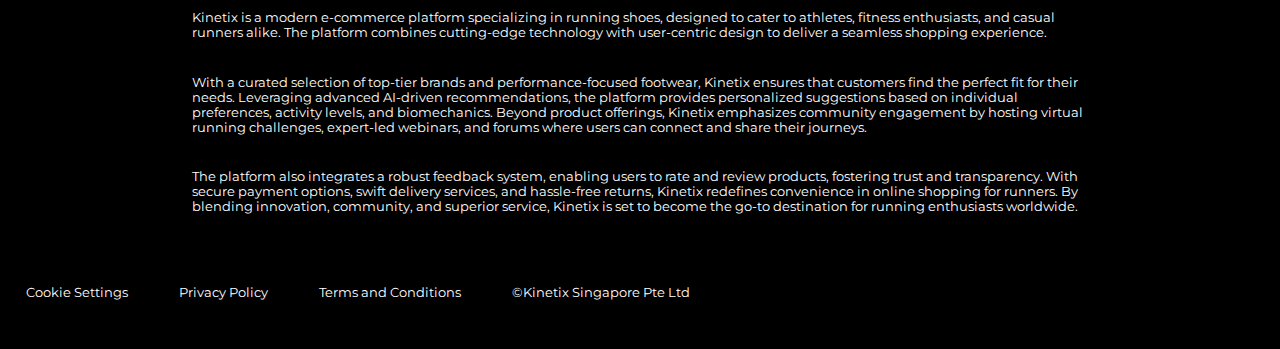
<file: custom.html>
<!DOCTYPE html>
<html lang="en">
<head>
    <meta charset="UTF-8">
    <meta name="viewport" content="width=device-width, initial-scale=1.0">
    <link rel="stylesheet" href="style.css">
    <link rel="preconnect" href="https://fonts.googleapis.com">
    <link rel="preconnect" href="https://fonts.gstatic.com" crossorigin>
    <link href="https://fonts.googleapis.com/css2?family=Agdasima:wght@400;700&family=Bebas+Neue&family=Montserrat:ital,wght@0,100..900;1,100..900&family=Open+Sans:ital,wght@0,300..800;1,300..800&family=Rubik+Doodle+Shadow&family=Rubik+Glitch&display=swap" rel="stylesheet">
    <title>Customize</title>
</head> 
<body>
    <!-- navigation bar -->
    <nav>
      <div class="grp-1">
          <a class="nav-bar" href="index.html" > <img class="nav-icon" src="images/kinetix-logo.png" alt="Kinetix Logo"></a>
      </div>
      <div class="grp-2">
          <a class="nav-bar" id="home" href="index.html" > HOME</a>
          <a class="nav-bar" id="men" href="shoeShop.html" > MEN</a>
          <a class="nav-bar" id="women" href="shoeShop.html" > WOMEN</a>
          <a class="nav-bar" id="kids" href="shoeShop.html" > KIDS</a>
      </div>
      <div class="grp-3">
          <a class="nav-bar" id="account" href="account.html" > <img class="nav-icon" src="images/account.svg" alt="Account"></a>
          <a class="nav-bar" id="cart" href="shoppingCart.html" > <img class="nav-icon" src="images/shopping-cart.svg" alt="Cart"></a>
          <a class="nav-bar" id="contact" href="contacts.html" > <img class="nav-icon" src="images/contact.svg" alt="Contact"></a>
      </div>
  </nav>

    <!-- Shoe Display -->
    <main class="shoe-customization">

        <h1> Customize your own shoe! </h1>

        <!-- Shoe top -->
        <div class="shoe-top">
            <input type="radio" id="sky-blue" name="shoe-top">
            <img src="images/shoe-1.jpg" alt="Sky Blue">
            <input type="radio" id="crimson-red" name="shoe-top">
            <img src="images/shoe-2.jpg" alt="Crimson Red">
            <input type="radio" id="mulberry-purple" name="shoe-top">
            <img src="images/shoe-3.jpg" alt="Mulberry Purple">
            <input type="radio" id="midnight-black" name="shoe-top">
            <img src="images/shoe-4.jpg" alt="Midnight Black">
        </div>

        <!-- Shoe Sole -->
        <div class="shoe-sole">
            <input type="radio" id="white" name="shoe-sole">
              <img src="images/shoe-5.jpg" alt="White">
              <input type="radio" id="grey" name="shoe-sole">
              <img src="images/shoe-6.jpg" alt="Grey">
              <input type="radio" id="alabaster" name="shoe-sole">
              <img src="images/shoe-7.jpg" alt="Alabaster">
              <input type="radio" id="black" name="shoe-sole">
              <img src="images/shoe-8.jpg" alt="Black">
        </div>

        <!-- Shoelaces -->
        <div class="shoelaces">
            <input type="radio" id="yellow-lace" name="shoelace">
              <img src="images/shoe-9.jpg" alt="Yellow">
              <input type="radio" id="green-lace" name="shoelace">
              <img src="images/shoe-10.jpg" alt="Green">
              <input type="radio" id="white-lace" name="shoelace">
              <img src="images/shoe-11.jpg" alt="White">
              <input type="radio" id="black-lace" name="shoelace">
              <img src="images/shoe-12.jpg" alt="Black">

        </div>
    
        <div class="custom-size-selector">
          <h2>Select Size</h2>
          <h2>Size Guide</h2>
        </div>

        <div class="sizes">
          <button class="size-button" onclick="selectSize(this)">US M 7 / W 8.5</button>
          <button class="size-button" onclick="selectSize(this)">US M 7.5 / W 9</button>
          <button class="size-button" onclick="selectSize(this)">US M 8 / W 9.5</button>
          <button class="size-button" onclick="selectSize(this)">US M 8.5 / W 10</button>
          <button class="size-button" onclick="selectSize(this)">US M 9 / W 10.5</button>
          <button class="size-button" onclick="selectSize(this)">US M 9.5 / W 11</button>
          <button class="size-button" onclick="selectSize(this)">US M 10 / W 11.5</button>
          <button class="size-button" onclick="selectSize(this)">US M 10.5 / W 12</button>
          <button class="size-button" onclick="selectSize(this)">US M 11 / W 12.5</button>
          <button class="size-button" onclick="selectSize(this)">US M 11.5 / W 13</button>
          <button class="size-button" onclick="selectSize(this)">US M 12 / W 13.5</button>
          <button class="size-button" onclick="selectSize(this)">US M 13 / W 14.5</button>
        </div>

        <div class="add-to-cart">
          <button onclick="window.location.href='shoppingCart.html'">Add to Cart</button>
          
        </div>
    </main>

    <div class="recommendations">

      <div class="recommendation-header">
        <h2>You may also like:</h2>
      </div>

      <div class="recommended-shoes">
        <a href="#">
          <img src="images/shoe-13.jpg" alt="Sky Blue">
          <p>Shoe Name</p>
        </a>
        <a href="#">
          <img src="images/shoe-12.jpg" alt="Sky Blue">
          <p>Shoe Name</p>
        </a>
        <a href="#">
          <img src="images/shoe-1.jpg" alt="Sky Blue">
          <p>Shoe Name</p>
        </a>
        <a href="#">
          <img src="images/shoe-5.jpg" alt="Sky Blue">
          <p>Shoe Name</p>
        </a>
        <a href="#">
          <img src="images/shoe-9.jpg" alt="Sky Blue">
          <p>Shoe Name</p>
        </a>
      </div>
    </div>

    <!-- footer -->
    <footer class="shoeShop-footer">
      <div class="footer-container">
          <h4> KINETIX'S RUNNING SHOE </h4>
          <div class="footer-content">
              <p>
                  Kinetix is a modern e-commerce platform specializing in running shoes, designed to 
                  cater to athletes, fitness enthusiasts, and casual runners alike. The platform 
                  combines cutting-edge technology with user-centric design to deliver a seamless 
                  shopping experience.
              </p>
              <p>
                  With a curated selection of top-tier brands and performance-focused footwear, 
                  Kinetix ensures that customers find the perfect fit for their needs. Leveraging 
                  advanced AI-driven recommendations, the platform provides personalized suggestions 
                  based on individual preferences, activity levels, and biomechanics. Beyond product 
                  offerings, Kinetix emphasizes community engagement by hosting virtual running 
                  challenges, expert-led webinars, and forums where users can connect and share their 
                  journeys.
              </p>  
              <p>
                  The platform also integrates a robust feedback system, enabling users to rate and 
                  review products, fostering trust and transparency. With secure payment options, 
                  swift delivery services, and hassle-free returns, Kinetix redefines convenience in 
                  online shopping for runners. By blending innovation, community, and superior 
                  service, Kinetix is set to become the go-to destination for running enthusiasts
                  worldwide.
              </p>
          </div>
          <div class="footer-bottom">
              <p>Cookie Settings</p>
              <p>Privacy Policy</p>
              <p>Terms and Conditions</p>
              <p>©Kinetix Singapore Pte Ltd</p>
          </div>
      </div>
  </footer>
  <script src="size.js"></script>
</body>
</html>
</file>
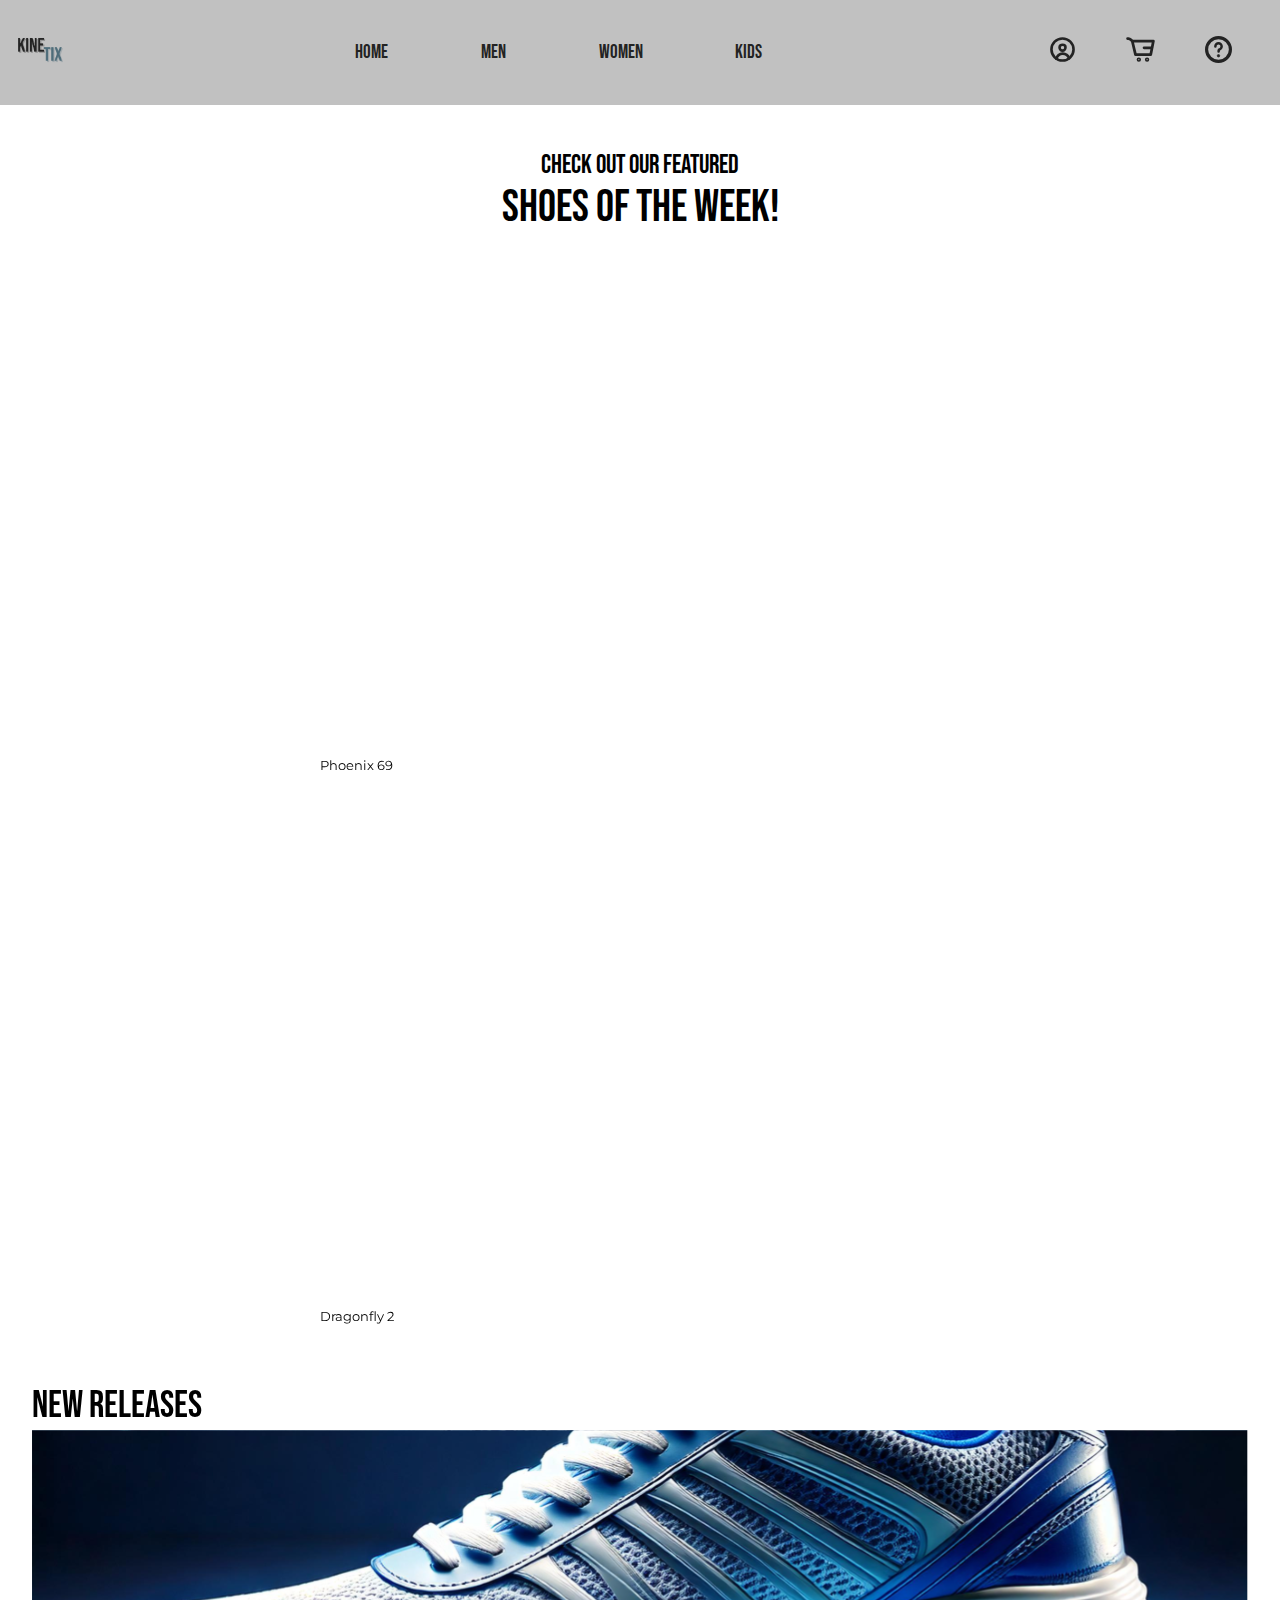
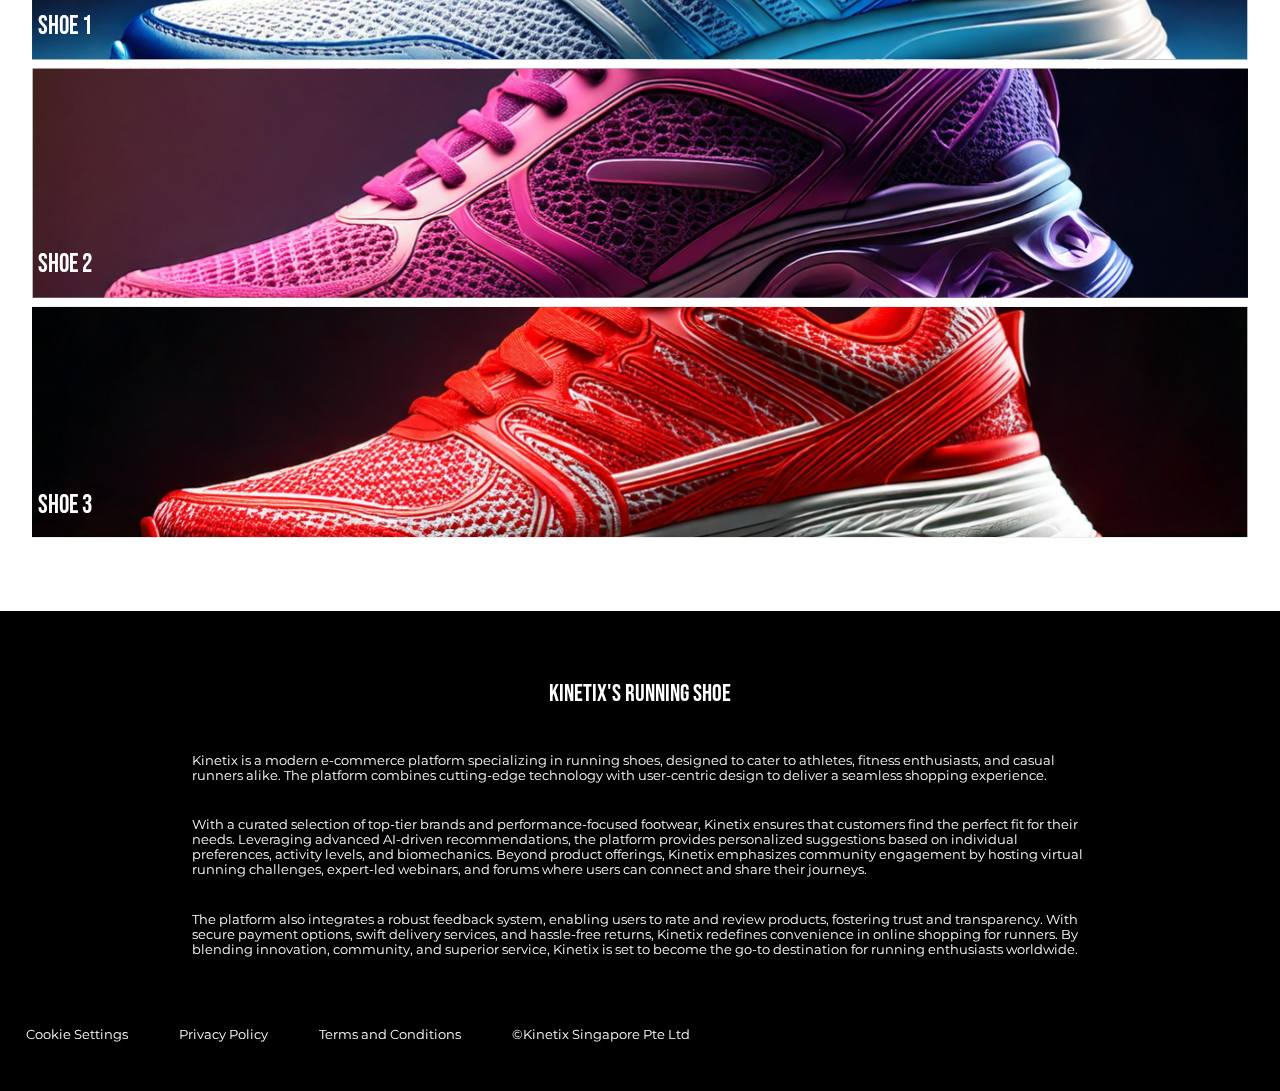
<file: featured.html>
<!DOCTYPE html>
<html lang="en">
<head>
    <meta charset="UTF-8">
    <meta name="viewport" content="width=device-width, initial-scale=1.0">
    <link rel="stylesheet" href="style.css">
    <link rel="preconnect" href="https://fonts.googleapis.com">
    <link rel="preconnect" href="https://fonts.gstatic.com" crossorigin>
    <link href="https://fonts.googleapis.com/css2?family=Agdasima:wght@400;700&family=Bebas+Neue&family=Montserrat:ital,wght@0,100..900;1,100..900&family=Open+Sans:ital,wght@0,300..800;1,300..800&family=Rubik+Doodle+Shadow&family=Rubik+Glitch&display=swap" rel="stylesheet">
    <title>Featured Shoes</title>
</head>
<body>
    <!-- navigation bar -->
    <nav>
        <div class="grp-1">
            <a class="nav-bar" href="index.html" > <img class="nav-icon" src="images/kinetix-logo.png" alt="Kinetix Logo"></a>
        </div>
        <div class="grp-2">
            <a class="nav-bar" id="home" href="index.html" > HOME</a>
            <a class="nav-bar" id="men" href="shoeShop.html" > MEN</a>
            <a class="nav-bar" id="women" href="shoeShop.html" > WOMEN</a>
            <a class="nav-bar" id="kids" href="shoeShop.html" > KIDS</a>
        </div>
        <div class="grp-3">
            <a class="nav-bar" id="account" href="account.html" > <img class="nav-icon" src="images/account.svg" alt="Account"></a>
            <a class="nav-bar" id="cart" href="shoppingCart.html" > <img class="nav-icon" src="images/shopping-cart.svg" alt="Cart"></a>
            <a class="nav-bar" id="contact" href="contacts.html" > <img class="nav-icon" src="images/contact.svg" alt="Contact"></a>
        </div>
    </nav>

    <div class="featured-header">
        <h3>CHECK OUT OUR FEATURED</h3>
        <h2>SHOES OF THE WEEK!</h2>
    </div>
    
    <div class="featured-container">
        <!-- Shoe 1 -->
        <div class="box">
            <div class="box-content">
                <div class="sketchfab-embed-wrapper"> <iframe title="Kinetix Featured Running Shoe 1" frameborder="0" allowfullscreen mozallowfullscreen="true" webkitallowfullscreen="true" allow="autoplay; fullscreen; xr-spatial-tracking" xr-spatial-tracking execution-while-out-of-viewport execution-while-not-rendered web-share width="640" height="480" src="https://sketchfab.com/models/ac36777bc5a14d9d84d19be11ca7373e/embed"> </iframe> <p> <a href="https://sketchfab.com/3d-models/kinetix-featured-running-shoe-2-238d08c0d2374fa7a0232a8c37cf5ad4?utm_medium=embed&utm_campaign=share-popup&utm_content=238d08c0d2374fa7a0232a8c37cf5ad4" target="_blank" rel="nofollow"></a><a href="https://sketchfab.com/possiible?utm_medium=embed&utm_campaign=share-popup&utm_content=238d08c0d2374fa7a0232a8c37cf5ad4" target="_blank" rel="nofollow"> </a> <a href="https://sketchfab.com?utm_medium=embed&utm_campaign=share-popup&utm_content=238d08c0d2374fa7a0232a8c37cf5ad4" target="_blank" rel="nofollow"></a></p></div>
                <p>Phoenix 69</p>
            </div>
        </div>
        <!-- Shoe 2 -->
        <div class="box">
            <div class="box-content">
                <div class="sketchfab-embed-wrapper"> <iframe title="Kinetix Featured Running Shoe 2" frameborder="0" allowfullscreen mozallowfullscreen="true" webkitallowfullscreen="true" allow="autoplay; fullscreen; xr-spatial-tracking" xr-spatial-tracking execution-while-out-of-viewport execution-while-not-rendered web-share width="640" height="480" src="https://sketchfab.com/models/238d08c0d2374fa7a0232a8c37cf5ad4/embed"> </iframe> <p> <a href="https://sketchfab.com/3d-models/kinetix-featured-running-shoe-2-238d08c0d2374fa7a0232a8c37cf5ad4?utm_medium=embed&utm_campaign=share-popup&utm_content=238d08c0d2374fa7a0232a8c37cf5ad4" target="_blank" rel="nofollow"></a><a href="https://sketchfab.com/possiible?utm_medium=embed&utm_campaign=share-popup&utm_content=238d08c0d2374fa7a0232a8c37cf5ad4" target="_blank" rel="nofollow"> </a> <a href="https://sketchfab.com?utm_medium=embed&utm_campaign=share-popup&utm_content=238d08c0d2374fa7a0232a8c37cf5ad4" target="_blank" rel="nofollow"></a></p></div>
                <p>Dragonfly 2</p>
            </div>
        </div>
    </div>

    <!-- New Releases -->
    <div class="new-release-container">
        <div class="new-release-header">
            <h3>NEW RELEASES</h3>
        </div>

        <div class="release-content">
            <!-- New shoe 1 -->
            <div class="box-content">
                <a href="#">
                    <div class="box-image">
                        <img src="images/release-1.svg" alt="Shoe name">
                        <b>Shoe 1</b>
                    </div>
                </a>
            </div>
            <!-- New shoe 2 -->
            <div class="box-content">
                <a href="#">
                    <div class="box-image">
                        <img src="images/release-2.svg" alt="Shoe Name">
                        <b>Shoe 2</b>
                    </div>
                </a>
            </div>
            <!-- New shoe 3 -->
            <div class="box-content">
                <a href="#">
                    <div class="box-image">
                        <img src="images/release-3.svg" alt="Shoe Name">
                        <b>Shoe 3</b>
                    </div>
                </a>
            </div>
        </div>
    </div>
    <!-- footer -->
    <footer class="shoeShop-footer">
        <div class="footer-container">
            <h4> KINETIX'S RUNNING SHOE </h4>
            <div class="footer-content">
                <p>
                    Kinetix is a modern e-commerce platform specializing in running shoes, designed to 
                    cater to athletes, fitness enthusiasts, and casual runners alike. The platform 
                    combines cutting-edge technology with user-centric design to deliver a seamless 
                    shopping experience.
                </p>
                <p>
                    With a curated selection of top-tier brands and performance-focused footwear, 
                    Kinetix ensures that customers find the perfect fit for their needs. Leveraging 
                    advanced AI-driven recommendations, the platform provides personalized suggestions 
                    based on individual preferences, activity levels, and biomechanics. Beyond product 
                    offerings, Kinetix emphasizes community engagement by hosting virtual running 
                    challenges, expert-led webinars, and forums where users can connect and share their 
                    journeys.
                </p>  
                <p>
                    The platform also integrates a robust feedback system, enabling users to rate and 
                    review products, fostering trust and transparency. With secure payment options, 
                    swift delivery services, and hassle-free returns, Kinetix redefines convenience in 
                    online shopping for runners. By blending innovation, community, and superior 
                    service, Kinetix is set to become the go-to destination for running enthusiasts
                    worldwide.
                </p>
            </div>
            <div class="footer-bottom">
                <p>Cookie Settings</p>
                <p>Privacy Policy</p>
                <p>Terms and Conditions</p>
                <p>©Kinetix Singapore Pte Ltd</p>
            </div>
        </div>
    </footer>
</body>
</html>
</file>
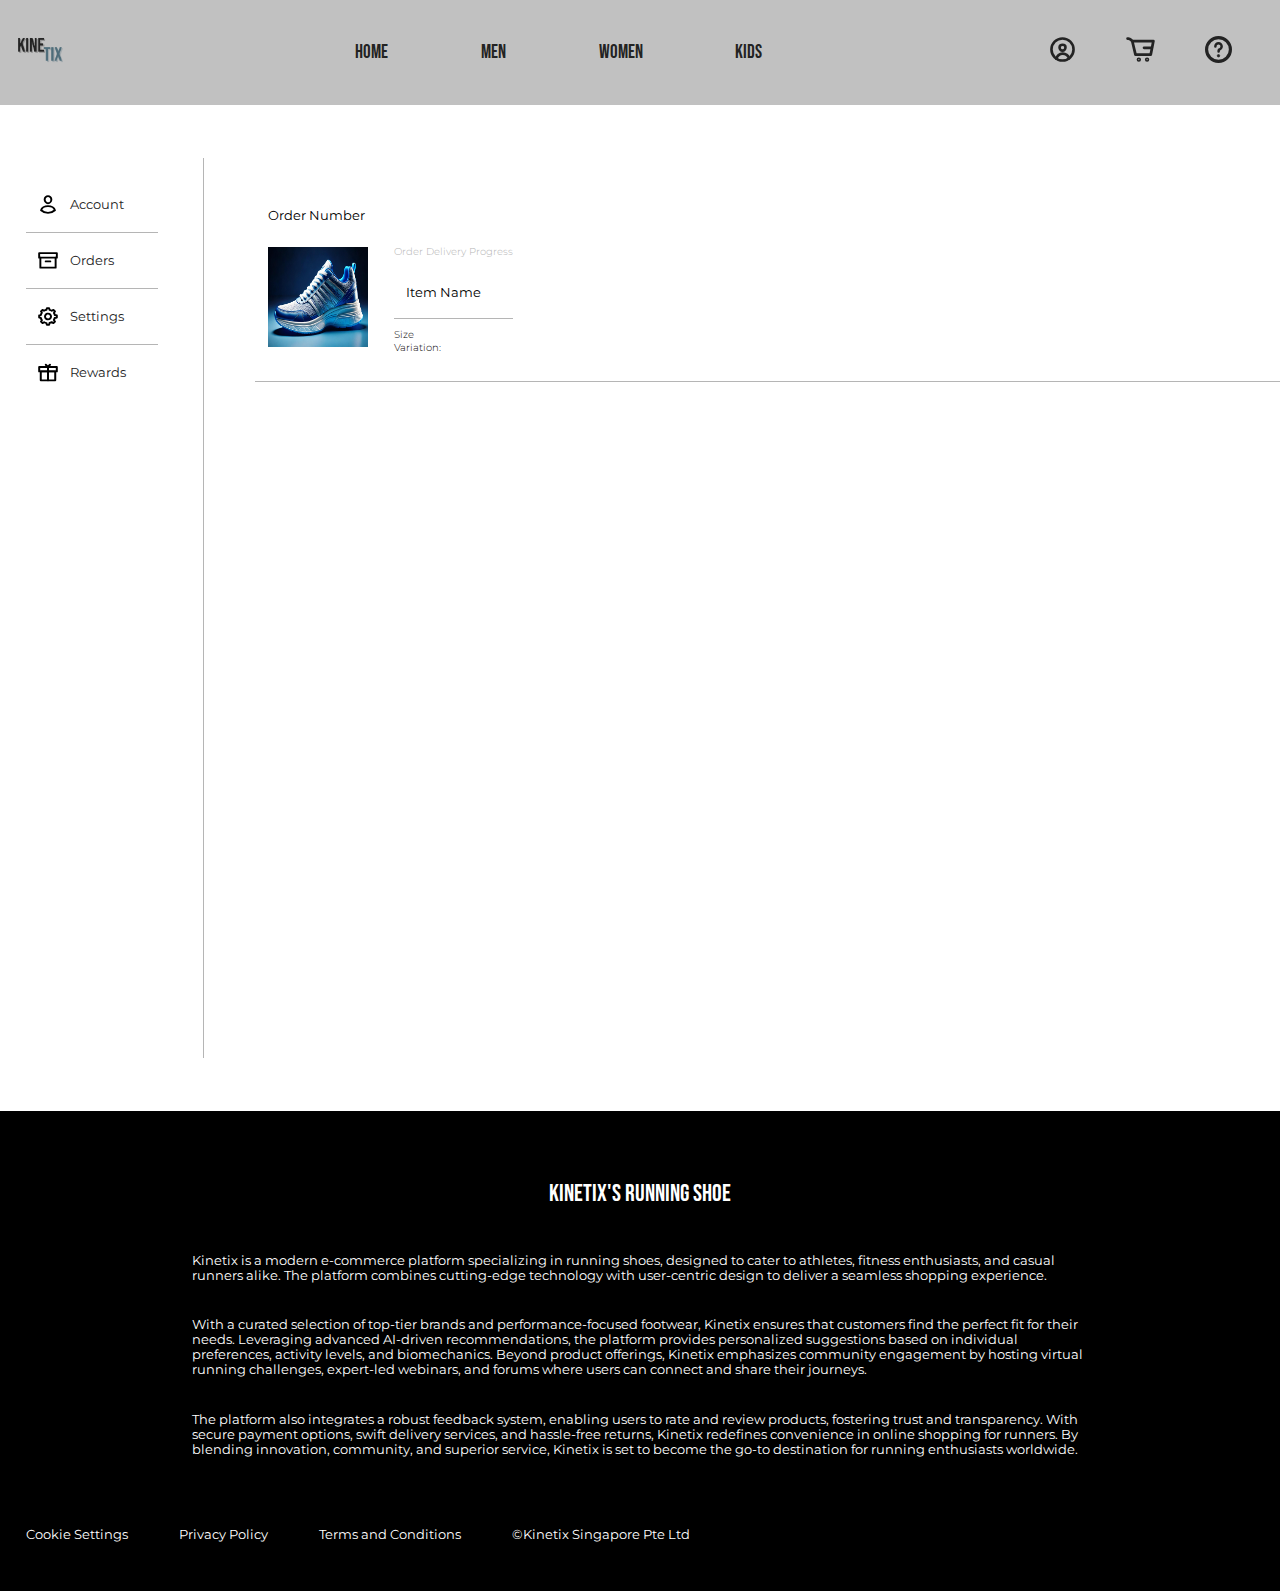
<file: orders.html>
<!DOCTYPE html>
<html lang="en">
<head>
    <meta charset="UTF-8">
    <meta name="viewport" content="width=device-width, initial-scale=1.0">
    <link rel="stylesheet" href="style.css">
    <link rel="preconnect" href="https://fonts.googleapis.com">
    <link rel="preconnect" href="https://fonts.gstatic.com" crossorigin>
    <link href="https://fonts.googleapis.com/css2?family=Agdasima:wght@400;700&family=Bebas+Neue&family=Montserrat:ital,wght@0,100..900;1,100..900&family=Open+Sans:ital,wght@0,300..800;1,300..800&family=Rubik+Doodle+Shadow&family=Rubik+Glitch&display=swap" rel="stylesheet">
    <title>Orders</title>
</head>
<body>
    <!-- navigation bar -->
    <nav>
        <div class="grp-1">
            <a class="nav-bar" href="index.html" > <img class="nav-icon" src="images/kinetix-logo.png" alt="Kinetix Logo"></a>
        </div>
        <div class="grp-2">
            <a class="nav-bar" id="home" href="index.html" > HOME</a>
            <a class="nav-bar" id="men" href="shoeShop.html" > MEN</a>
            <a class="nav-bar" id="women" href="shoeShop.html" > WOMEN</a>
            <a class="nav-bar" id="kids" href="shoeShop.html" > KIDS</a>
        </div>
        <div class="grp-3">
            <a class="nav-bar" id="account" href="account.html" > <img class="nav-icon" src="images/account.svg" alt="Account"></a>
            <a class="nav-bar" id="cart" href="shoppingCart.html" > <img class="nav-icon" src="images/shopping-cart.svg" alt="Cart"></a>
            <a class="nav-bar" id="contact" href="contacts.html" > <img class="nav-icon" src="images/contact.svg" alt="Contact"></a>
        </div>
    </nav>

    <div class="account-container">
        <!-- Account Navigation -->
        <div class="sidebar">
            <div class="account-options">
                <a class="active" href="account.html"><img src="images/account-2.svg" alt="Account">Account</a>
            </div>
            <hr>
            <div class="account-options">
                <a href="orders.html"><img src="images/orders.svg" alt="Orders">Orders</a>
            </div>
            <hr>
            <div class="account-options">
                <a href="settings.html"><img src="images/settings.svg" alt="Settings">Settings</a>
            </div>
            <hr>
            <div class="account-options">
                <a href="rewards.html"><img src="images/rewards.svg" alt="Rewards">Rewards</a>
            </div>
        </div>

        <hr class="vertical-line">

        <!-- Contents -->
        <div class="order-container">
            <div class="order-header">
                <h3>Order Number</h3>
            </div>
            <div class="order-details">
                <div class="order-picture">
                    <img class="order-shoe" src="images/order-shoe.jpg" alt="Ordered Shoe" height="100" width="100">
                </div>
                <div class="order-info">
                    <div class="delivery-status">
                        <p>Order Delivery Progress</p>
                    </div>
                    <div class="item">
                        <h3>Item Name</h3>
                    </div>
                    <div class="details">
                        <p>Size</p>
                        <p>Variation: </p>
                    </div>
                </div>
            </div>
            <hr>
        </div>
    </div>  

    <!-- footer -->
    <footer class="contact-footer">
        <div class="footer-container">
            <h4> KINETIX'S RUNNING SHOE </h4>
            <div class="footer-content">
                <p>
                    Kinetix is a modern e-commerce platform specializing in running shoes, designed to 
                    cater to athletes, fitness enthusiasts, and casual runners alike. The platform 
                    combines cutting-edge technology with user-centric design to deliver a seamless 
                    shopping experience.
                </p>
                <p>
                    With a curated selection of top-tier brands and performance-focused footwear, 
                    Kinetix ensures that customers find the perfect fit for their needs. Leveraging 
                    advanced AI-driven recommendations, the platform provides personalized suggestions 
                    based on individual preferences, activity levels, and biomechanics. Beyond product 
                    offerings, Kinetix emphasizes community engagement by hosting virtual running 
                    challenges, expert-led webinars, and forums where users can connect and share their 
                    journeys.
                </p>  
                <p>
                    The platform also integrates a robust feedback system, enabling users to rate and 
                    review products, fostering trust and transparency. With secure payment options, 
                    swift delivery services, and hassle-free returns, Kinetix redefines convenience in 
                    online shopping for runners. By blending innovation, community, and superior 
                    service, Kinetix is set to become the go-to destination for running enthusiasts
                    worldwide.
                </p>
            </div>
            <div class="footer-bottom">
                <p>Cookie Settings</p>
                <p>Privacy Policy</p>
                <p>Terms and Conditions</p>
                <p>©Kinetix Singapore Pte Ltd</p>
            </div>
        </div>
    </footer>
</body>
</html>
</file>
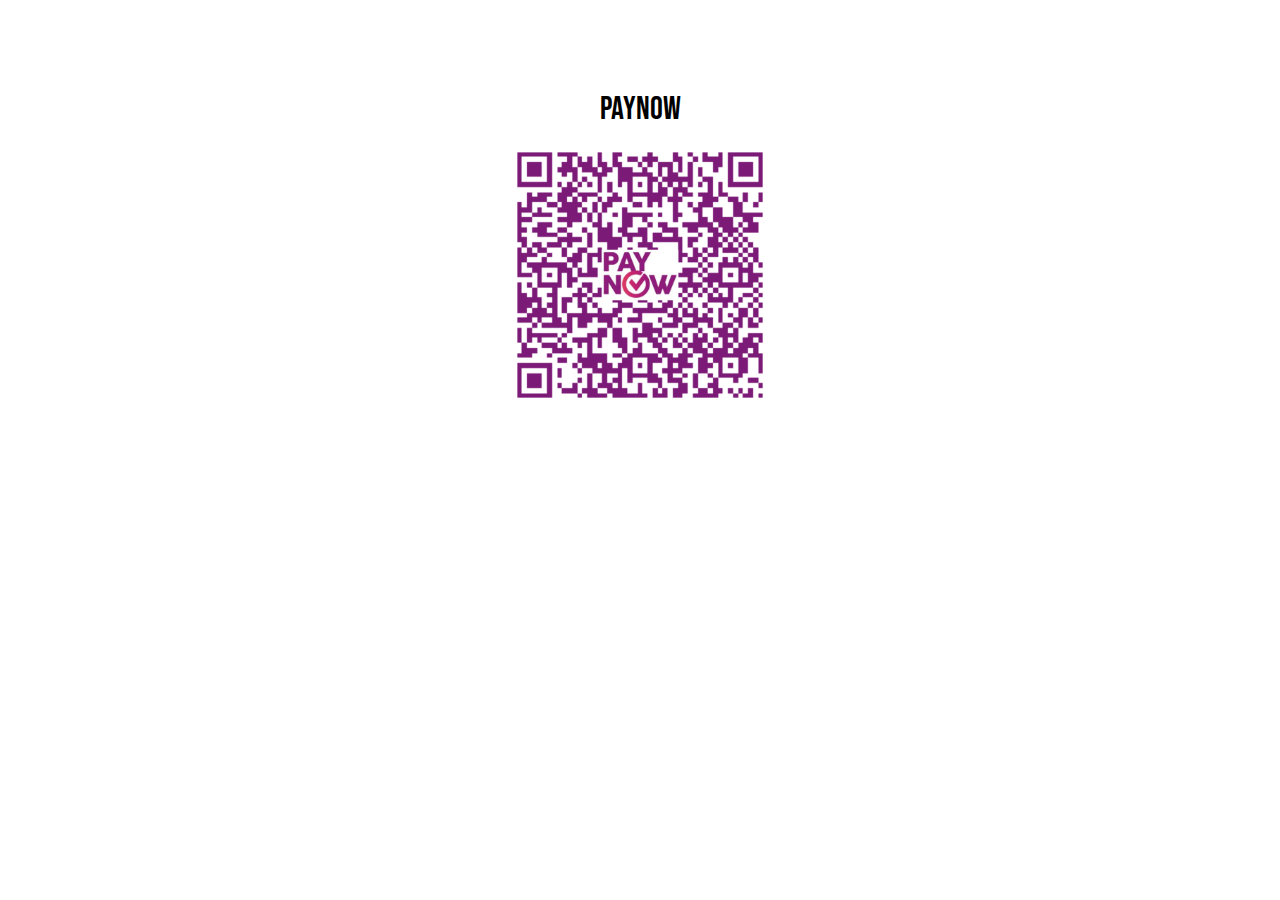
<file: paynow.html>
<!DOCTYPE html>
<html lang="en">
<head>
    <meta charset="UTF-8">
    <meta name="viewport" content="width=device-width, initial-scale=1.0">
    <link rel="stylesheet" href="style.css">
    <link rel="preconnect" href="https://fonts.googleapis.com">
    <link rel="preconnect" href="https://fonts.gstatic.com" crossorigin>
    <link href="https://fonts.googleapis.com/css2?family=Agdasima:wght@400;700&family=Bebas+Neue&family=Montserrat:ital,wght@0,100..900;1,100..900&family=Open+Sans:ital,wght@0,300..800;1,300..800&family=Rubik+Doodle+Shadow&family=Rubik+Glitch&display=swap" rel="stylesheet">
    <title>PayNow</title>
</head>
<body>
    <div class="paynow-container">
        <h2 class="paynow-header">PayNow</h2>
        <img src="images/paynow-qr.png" alt="PayNow QR Code" class="paynow-image" id="paynow-qr">
    </div>

    <script src="paynow.js"></script>
</body>
</html>
</file>
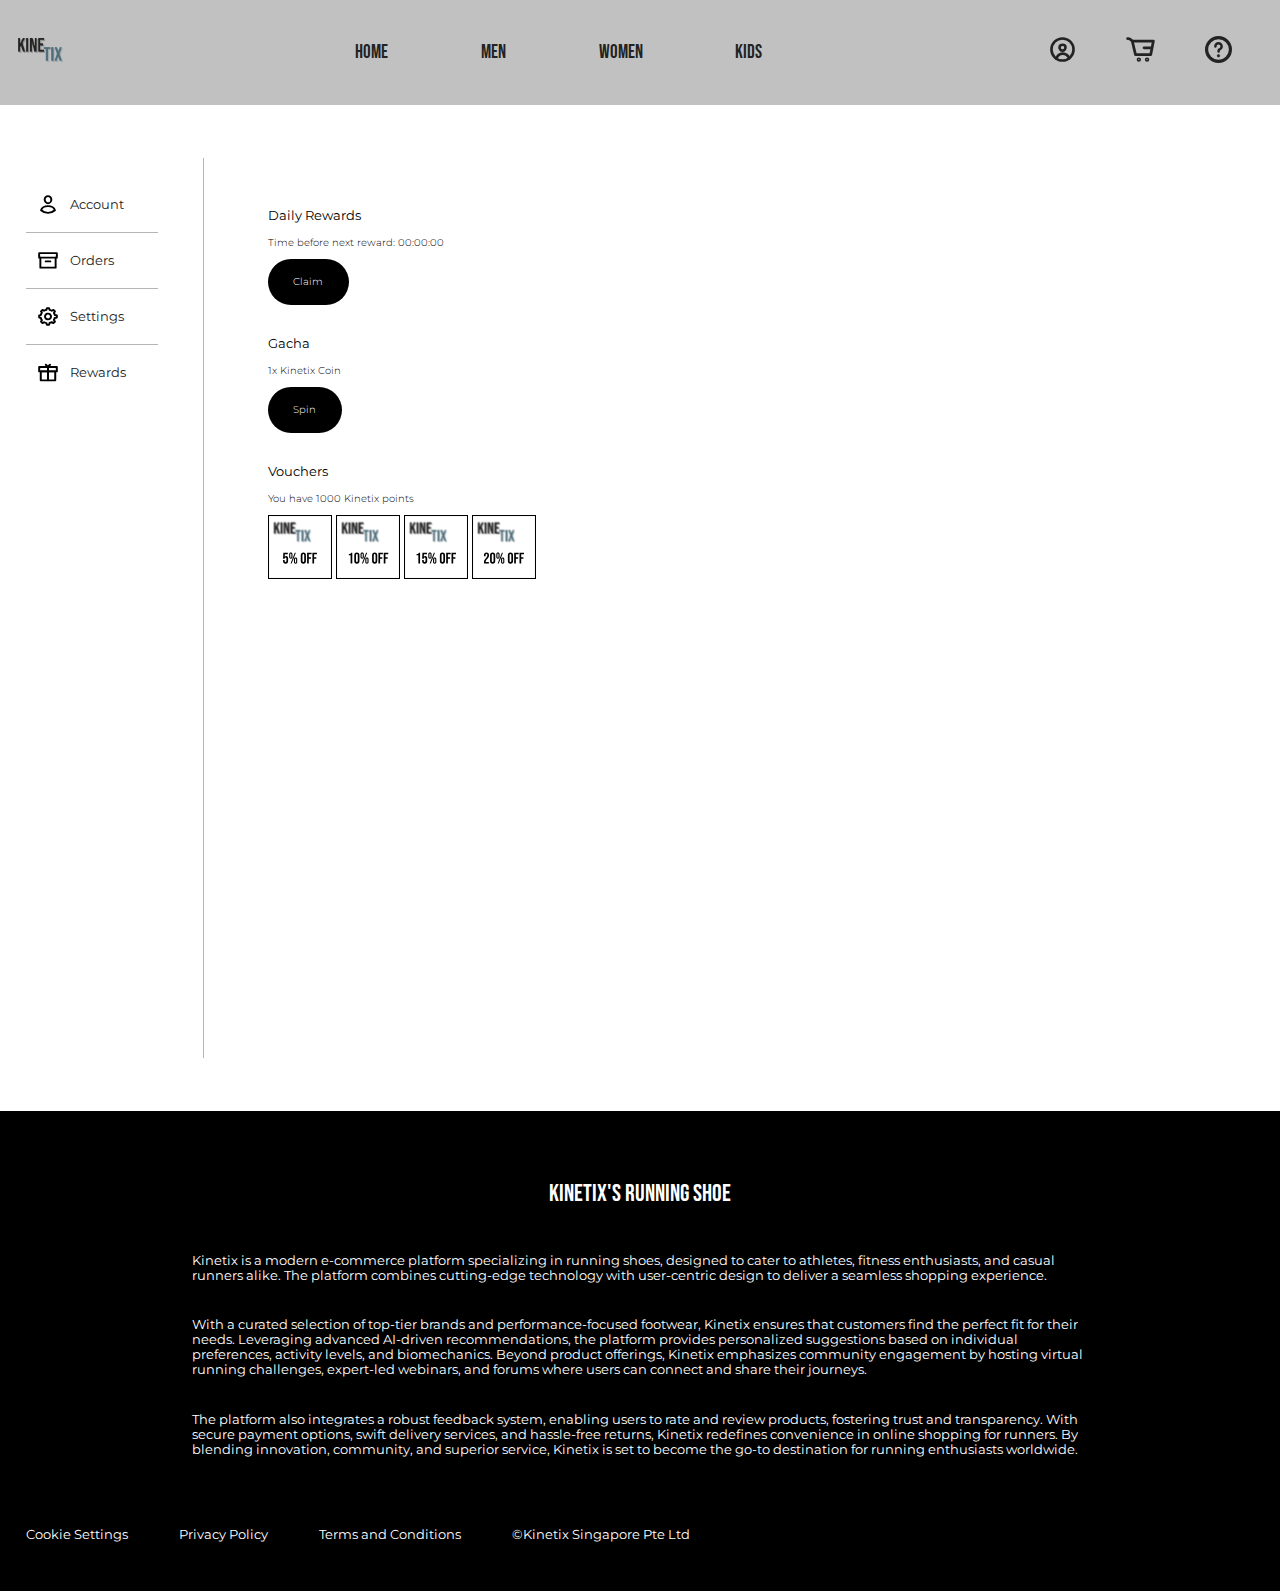
<file: rewards.html>
<!DOCTYPE html>
<html lang="en">
<head>
    <meta charset="UTF-8">
    <meta name="viewport" content="width=device-width, initial-scale=1.0">
    <link rel="stylesheet" href="style.css">
    <link rel="preconnect" href="https://fonts.googleapis.com">
    <link rel="preconnect" href="https://fonts.gstatic.com" crossorigin>
    <link href="https://fonts.googleapis.com/css2?family=Agdasima:wght@400;700&family=Bebas+Neue&family=Montserrat:ital,wght@0,100..900;1,100..900&family=Open+Sans:ital,wght@0,300..800;1,300..800&family=Rubik+Doodle+Shadow&family=Rubik+Glitch&display=swap" rel="stylesheet">
    <title>Rewards</title>
</head>
<body>
    <!-- navigation bar -->
    <nav>
        <div class="grp-1">
            <a class="nav-bar" href="index.html" > <img class="nav-icon" src="images/kinetix-logo.png" alt="Kinetix Logo"></a>
        </div>
        <div class="grp-2">
            <a class="nav-bar" id="home" href="index.html" > HOME</a>
            <a class="nav-bar" id="men" href="shoeShop.html" > MEN</a>
            <a class="nav-bar" id="women" href="shoeShop.html" > WOMEN</a>
            <a class="nav-bar" id="kids" href="shoeShop.html" > KIDS</a>
        </div>
        <div class="grp-3">
            <a class="nav-bar" id="account" href="account.html" > <img class="nav-icon" src="images/account.svg" alt="Account"></a>
            <a class="nav-bar" id="cart" href="shoppingCart.html" > <img class="nav-icon" src="images/shopping-cart.svg" alt="Cart"></a>
            <a class="nav-bar" id="contact" href="contacts.html" > <img class="nav-icon" src="images/contact.svg" alt="Contact"></a>
        </div>
    </nav>

    <div class="account-container">
        <!-- Account Navigation -->
        <div class="sidebar">
            <div class="account-options">
                <a class="active" href="account.html"><img src="images/account-2.svg" alt="Account">Account</a>
            </div>
            <hr>
            <div class="account-options">
                <a href="orders.html"><img src="images/orders.svg" alt="Orders">Orders</a>
            </div>
            <hr>
            <div class="account-options">
                <a href="settings.html"><img src="images/settings.svg" alt="Settings">Settings</a>
            </div>
            <hr>
            <div class="account-options">
                <a href="rewards.html"><img src="images/rewards.svg" alt="Rewards">Rewards</a>
            </div>
        </div>

    <hr class="vertical-line">

        <!-- Contents -->
        <div class="rewards-container">
            <div class="dailies">
                <h3>Daily Rewards</h3>
                <p>Time before next reward: 00:00:00</p>
                <button class="claim-button" type="button" onclick="openOverlay('daily-overlay')"> Claim </button>
            </div>
            <div class="gacha">
                <h3>Gacha</h3>
                <p>1x Kinetix Coin</p>
                <button class="claim-button" type="button" onclick="openOverlay('gacha-overlay')"> Spin </button>
            </div>
            <div class="vouchers">
                <h3>Vouchers</h3>
                <p>You have 1000 Kinetix points</p>
                <buttons type="button"><img src="images/5-off.svg" alt="5% OFF"></buttons>
                <buttons type="button"><img src="images/10-off.svg" alt="10% OFF"></buttons>
                <buttons type="button"><img src="images/15-off.svg" alt="15% OFF"></buttons>
                <buttons type="button"><img src="images/20-off.svg" alt="20% OFF"></buttons>
            </div>
        </div>
    </div>  

    <!-- footer -->
    <footer class="rewards-footer">
        <div class="footer-container">
            <h4> KINETIX'S RUNNING SHOE </h4>
            <div class="footer-content">
                <p>
                    Kinetix is a modern e-commerce platform specializing in running shoes, designed to 
                    cater to athletes, fitness enthusiasts, and casual runners alike. The platform 
                    combines cutting-edge technology with user-centric design to deliver a seamless 
                    shopping experience.
                </p>
                <p>
                    With a curated selection of top-tier brands and performance-focused footwear, 
                    Kinetix ensures that customers find the perfect fit for their needs. Leveraging 
                    advanced AI-driven recommendations, the platform provides personalized suggestions 
                    based on individual preferences, activity levels, and biomechanics. Beyond product 
                    offerings, Kinetix emphasizes community engagement by hosting virtual running 
                    challenges, expert-led webinars, and forums where users can connect and share their 
                    journeys.
                </p>  
                <p>
                    The platform also integrates a robust feedback system, enabling users to rate and 
                    review products, fostering trust and transparency. With secure payment options, 
                    swift delivery services, and hassle-free returns, Kinetix redefines convenience in 
                    online shopping for runners. By blending innovation, community, and superior 
                    service, Kinetix is set to become the go-to destination for running enthusiasts
                    worldwide.
                </p>
            </div>
            <div class="footer-bottom">
                <p>Cookie Settings</p>
                <p>Privacy Policy</p>
                <p>Terms and Conditions</p>
                <p>©Kinetix Singapore Pte Ltd</p>
            </div>
        </div>
    </footer>
    <div id="daily-overlay" class="daily-overlay">
        <div class="daily-overlay-content">
            <img class="daily-logo" src="images/kinetix-logo.png" alt="Kinetix Logo">
            <p>Here’s your daily login reward!</p>
            <img class="coin" src="images/coin.svg" alt="Coin" height="100" width="100">
            <button class="claim-daily" type="button">CLAIM</button>
        </div>
    </div>
    <div id="gacha-overlay" class="gacha-overlay">
        <div class="gacha-overlay-content">
            <img class="daily-logo" src="images/kinetix-logo.png" alt="Kinetix Logo">
            <img class="coin" src="images/gacha-pic.png" onclick="openOverlay('gacha-pic-overlay')"     alt="Gacha Picture">
            <button class="spin-daily" type="button">SPIN</button>
        </div>
    </div>
    <div id="gacha-pic-overlay" class="gacha-pic-overlay">
        <div class="gacha-pic-overlay-content">
            <div class="rates-name">
                <p>100 Kinetix Points</p>
                <p>200 Kinetix Points</p>
                <p>500 Kinetix Points</p>
                <p>10% Off Voucher</p>
                <p>1 Pair of Running Shoes</p>
                <p>Secret Title</p>
            </div>
            <div class="rates-chance">
                <p id="rates-common">70.00%</p>
                <p id="rates-uncommon">20.00%</p>
                <p id="rates-rare">10.00%</p>
                <p id="rates-epic">1.00%</p>
                <p id="rates-legendary">0.25%</p>
                <p id="rates-secret">0.10%</p>
            </div>
        </div>
    </div>
    <script src="daily.js"></script>
</body>
</html>
</file>
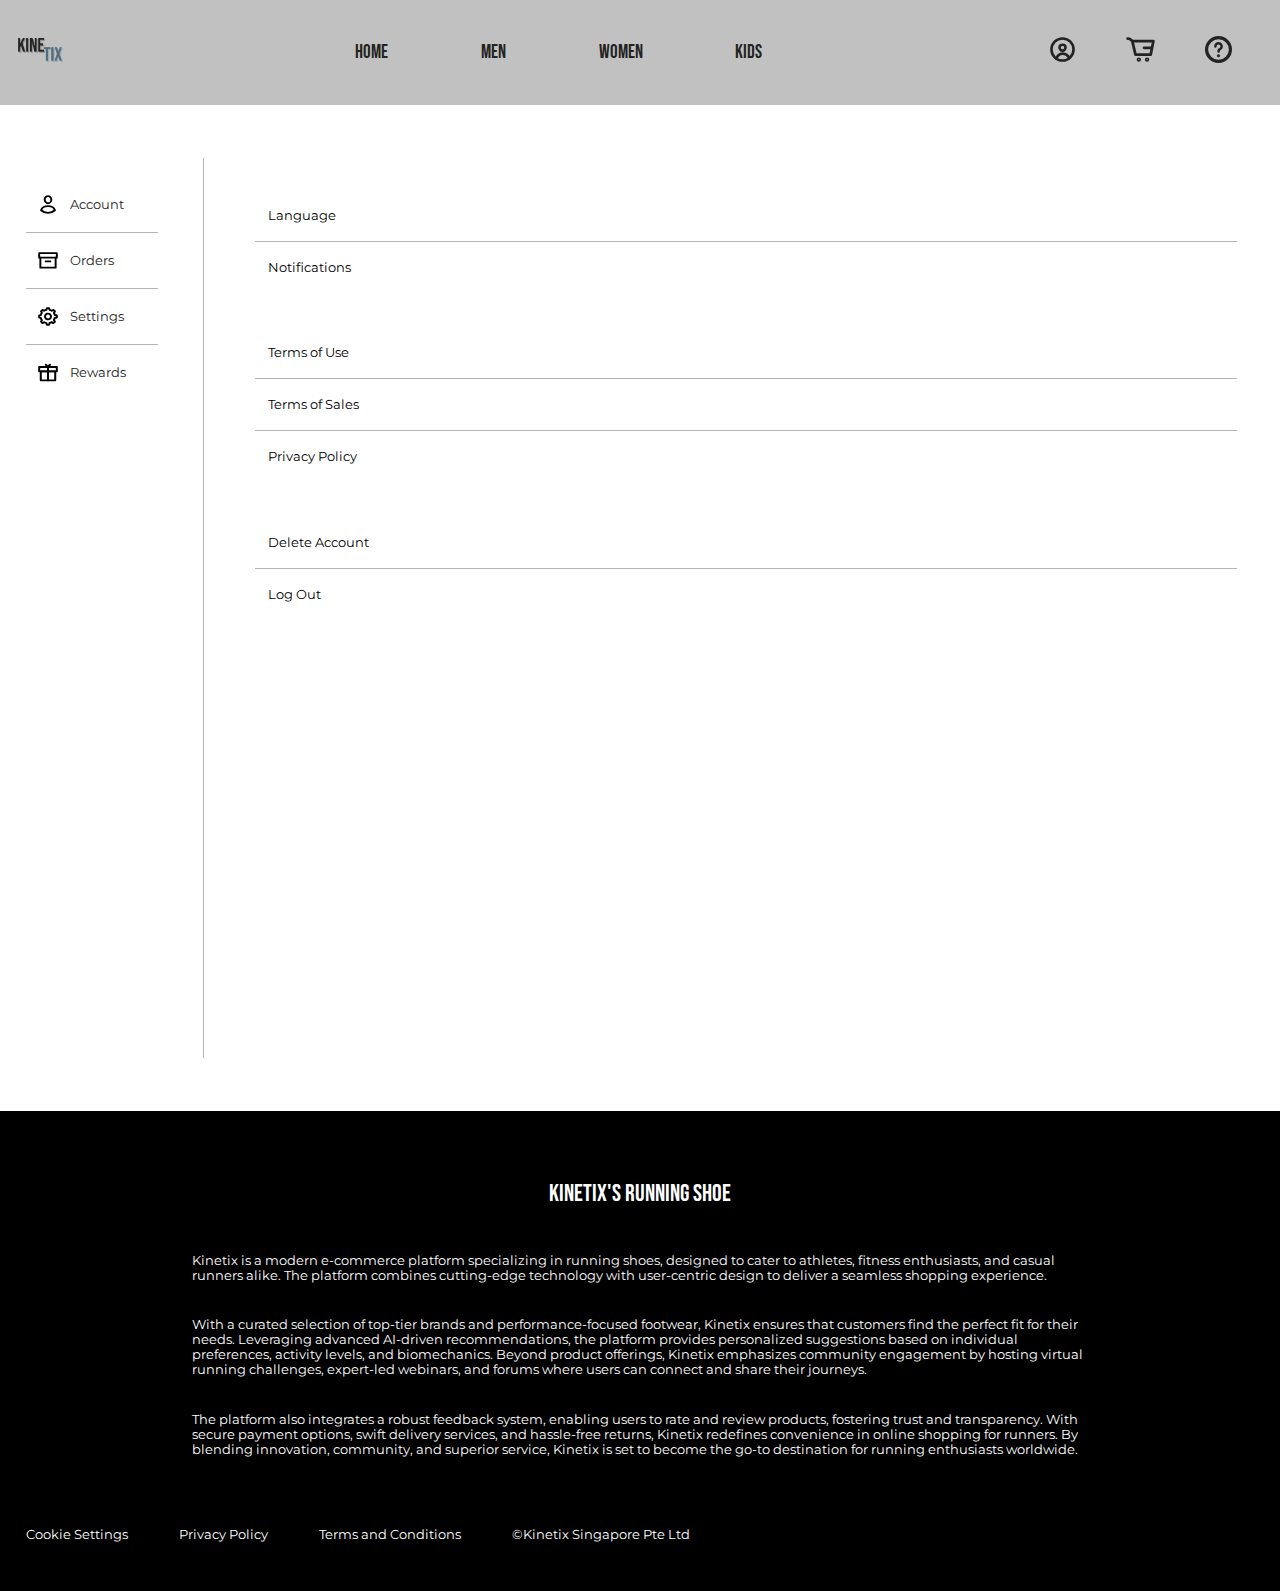
<file: settings.html>
<!DOCTYPE html>
<html lang="en">
<head>
    <meta charset="UTF-8">
    <meta name="viewport" content="width=device-width, initial-scale=1.0">
    <link rel="stylesheet" href="style.css">
    <link rel="preconnect" href="https://fonts.googleapis.com">
    <link rel="preconnect" href="https://fonts.gstatic.com" crossorigin>
    <link href="https://fonts.googleapis.com/css2?family=Agdasima:wght@400;700&family=Bebas+Neue&family=Montserrat:ital,wght@0,100..900;1,100..900&family=Open+Sans:ital,wght@0,300..800;1,300..800&family=Rubik+Doodle+Shadow&family=Rubik+Glitch&display=swap" rel="stylesheet">
    <title>Settings</title>
</head>
<body>
    <!-- navigation bar -->
    <nav>
        <div class="grp-1">
            <a class="nav-bar" href="index.html" > <img class="nav-icon" src="images/kinetix-logo.png" alt="Kinetix Logo"></a>
        </div>
        <div class="grp-2">
            <a class="nav-bar" id="home" href="index.html" > HOME</a>
            <a class="nav-bar" id="men" href="shoeShop.html" > MEN</a>
            <a class="nav-bar" id="women" href="shoeShop.html" > WOMEN</a>
            <a class="nav-bar" id="kids" href="shoeShop.html" > KIDS</a>
        </div>
        <div class="grp-3">
            <a class="nav-bar" id="account" href="account.html" > <img class="nav-icon" src="images/account.svg" alt="Account"></a>
            <a class="nav-bar" id="cart" href="shoppingCart.html" > <img class="nav-icon" src="images/shopping-cart.svg" alt="Cart"></a>
            <a class="nav-bar" id="contact" href="contacts.html" > <img class="nav-icon" src="images/contact.svg" alt="Contact"></a>
        </div>
    </nav>

    <div class="account-container">
        <!-- Account Navigation -->
        <div class="sidebar">
            <div class="account-options">
                <a class="active" href="account.html"><img src="images/account-2.svg" alt="Account">Account</a>
            </div>
            <hr>
            <div class="account-options">
                <a href="orders.html"><img src="images/orders.svg" alt="Orders">Orders</a>
            </div>
            <hr>
            <div class="account-options">
                <a href="settings.html"><img src="images/settings.svg" alt="Settings">Settings</a>
            </div>
            <hr>
            <div class="account-options">
                <a href="rewards.html"><img src="images/rewards.svg" alt="Rewards">Rewards</a>
            </div>
        </div>

        <hr class="vertical-line">

        <!-- Contents -->
        <div class="settings-container">
            <div class="preferences">
                <p>Language</p>
                <hr>
                <p>Notifications</p>
            </div>
            <div class="termsAndConditions">
                <p>Terms of Use</p>
                <hr>
                <p>Terms of Sales</p>
                <hr>
                <p>Privacy Policy</p>
            </div>
            <div class="sensitive">
                <p>Delete Account</p>
                <hr>
                <p id="logout-button">Log Out</p>
            </div>
        </div>
    </div>

    <!-- footer -->
    <footer class="settings-footer">
        <div class="footer-container">
            <h4> KINETIX'S RUNNING SHOE </h4>
            <div class="footer-content">
                <p>
                    Kinetix is a modern e-commerce platform specializing in running shoes, designed to 
                    cater to athletes, fitness enthusiasts, and casual runners alike. The platform 
                    combines cutting-edge technology with user-centric design to deliver a seamless 
                    shopping experience.
                </p>
                <p>
                    With a curated selection of top-tier brands and performance-focused footwear, 
                    Kinetix ensures that customers find the perfect fit for their needs. Leveraging 
                    advanced AI-driven recommendations, the platform provides personalized suggestions 
                    based on individual preferences, activity levels, and biomechanics. Beyond product 
                    offerings, Kinetix emphasizes community engagement by hosting virtual running 
                    challenges, expert-led webinars, and forums where users can connect and share their 
                    journeys.
                </p>  
                <p>
                    The platform also integrates a robust feedback system, enabling users to rate and 
                    review products, fostering trust and transparency. With secure payment options, 
                    swift delivery services, and hassle-free returns, Kinetix redefines convenience in 
                    online shopping for runners. By blending innovation, community, and superior 
                    service, Kinetix is set to become the go-to destination for running enthusiasts
                    worldwide.
                </p>
            </div>
            <div class="footer-bottom">
                <p>Cookie Settings</p>
                <p>Privacy Policy</p>
                <p>Terms and Conditions</p>
                <p>©Kinetix Singapore Pte Ltd</p>
            </div>
        </div>
        <script src="logout.js"></script>
    </footer>
</body>
</html>
</file>
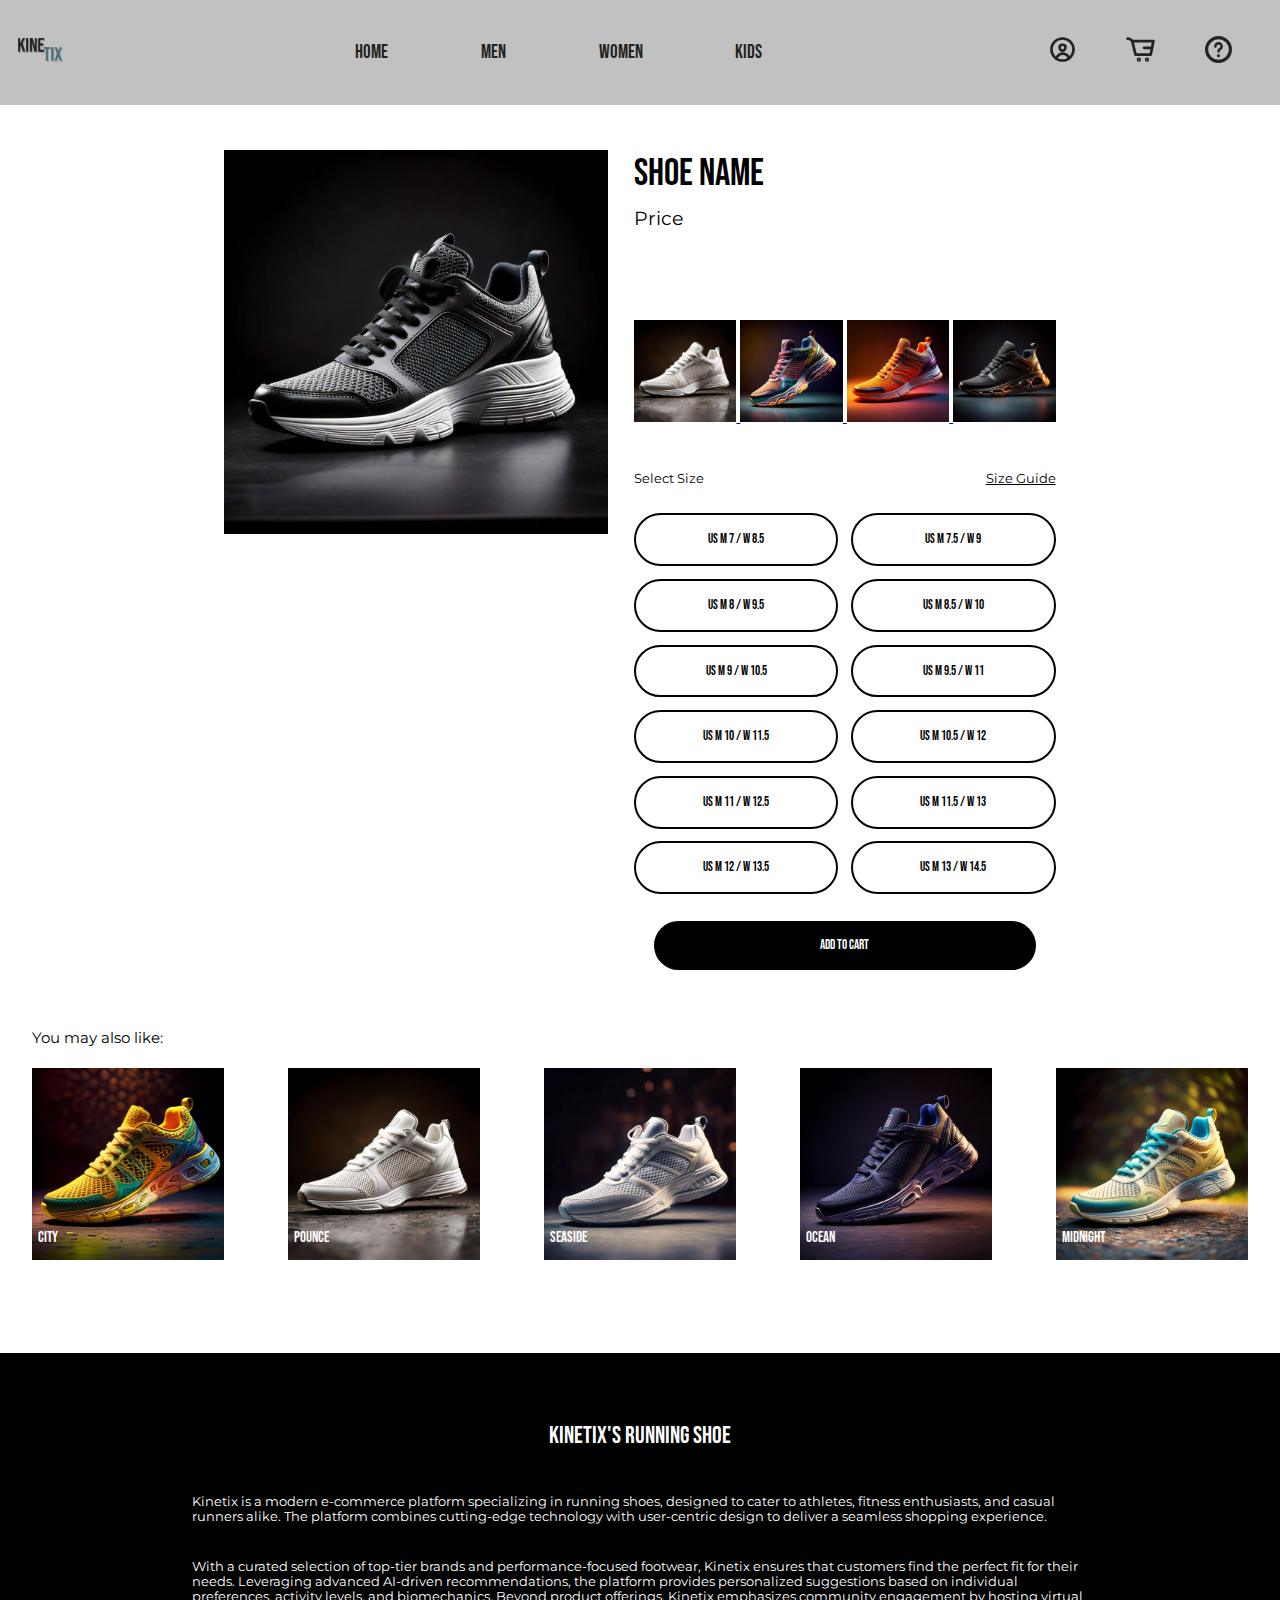
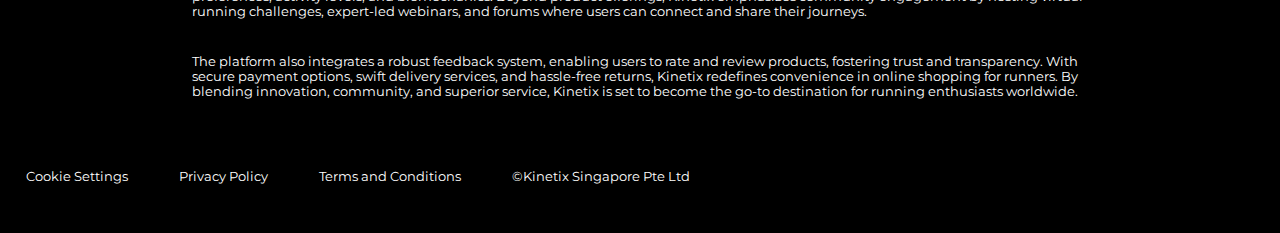
<file: shoeMenu.html>
<!DOCTYPE html>
<html lang="en">
<head>
    <meta charset="UTF-8">
    <meta name="viewport" content="width=device-width, initial-scale=1.0">
    <link rel="stylesheet" href="style.css">
    <link rel="preconnect" href="https://fonts.googleapis.com">
    <link rel="preconnect" href="https://fonts.gstatic.com" crossorigin>
    <link href="https://fonts.googleapis.com/css2?family=Agdasima:wght@400;700&family=Bebas+Neue&family=Montserrat:ital,wght@0,100..900;1,100..900&family=Open+Sans:ital,wght@0,300..800;1,300..800&family=Rubik+Doodle+Shadow&family=Rubik+Glitch&display=swap" rel="stylesheet">
    <title>Shoe Menu</title>
</head> 
<body>
    <!-- navigation bar -->
    <nav>
      <div class="grp-1">
          <a class="nav-bar" href="index.html" > <img class="nav-icon" src="images/kinetix-logo.png" alt="Kinetix Logo"></a>
      </div>
      <div class="grp-2">
          <a class="nav-bar" id="home" href="index.html" > HOME</a>
          <a class="nav-bar" id="men" href="shoeShop.html" > MEN</a>
          <a class="nav-bar" id="women" href="shoeShop.html" > WOMEN</a>
          <a class="nav-bar" id="kids" href="shoeShop.html" > KIDS</a>
      </div>
      <div class="grp-3">
          <a class="nav-bar" id="account" href="account.html" > <img class="nav-icon" src="images/account.svg" alt="Account"></a>
          <a class="nav-bar" id="cart" href="shoppingCart.html" > <img class="nav-icon" src="images/shopping-cart.svg" alt="Cart"></a>
          <a class="nav-bar" id="contact" href="contacts.html" > <img class="nav-icon" src="images/contact.svg" alt="Contact"></a>
      </div>
  </nav>

    <!-- Shoe Display -->
    <main class="product-details">

      <div class="product-image">
        <img id="main-shoe-image" src="images/model-1.jpg" alt="Shoe Image">
      </div>

      <div class="product-grp2">
        <div class="product-info">
          <h1 class="product-title">SHOE NAME</h1>
          <p class="product-price">Price</p>
        </div>

        <div class="product-var">
            <a href="#">
              <img src="images/shoe-1.jpg" alt="Sky Blue">
            </a>
            <a href="#">
              <img src="images/shoe-12.jpg" alt="Sky Blue">
            </a>
            <a href="#">
              <img src="images/shoe-13.jpg" alt="Sky Blue">
            </a>
            <a href="#">
              <img src="images/shoe-7.jpg" alt="Sky Blue">
            </a>
        </div>
    
        <div class="size-selector">
          <h2>Select Size</h2>
          <h2>Size Guide</h2>
        </div>

        <div class="sizes">
          <button class="size-button" onclick="selectSize(this)">US M 7 / W 8.5</button>
          <button class="size-button" onclick="selectSize(this)">US M 7.5 / W 9</button>
          <button class="size-button" onclick="selectSize(this)">US M 8 / W 9.5</button>
          <button class="size-button" onclick="selectSize(this)">US M 8.5 / W 10</button>
          <button class="size-button" onclick="selectSize(this)">US M 9 / W 10.5</button>
          <button class="size-button" onclick="selectSize(this)">US M 9.5 / W 11</button>
          <button class="size-button" onclick="selectSize(this)">US M 10 / W 11.5</button>
          <button class="size-button" onclick="selectSize(this)">US M 10.5 / W 12</button>
          <button class="size-button" onclick="selectSize(this)">US M 11 / W 12.5</button>
          <button class="size-button" onclick="selectSize(this)">US M 11.5 / W 13</button>
          <button class="size-button" onclick="selectSize(this)">US M 12 / W 13.5</button>
          <button class="size-button" onclick="selectSize(this)">US M 13 / W 14.5</button>
        </div>

        <div class="add-to-cart">
          <a href="shoppingCart.html" class="btn">Add to Cart</a>
          
        </div>
      </div>
    </main>

    <div class="recommendations">

      <div class="recommendation-header">
        <h2>You may also like:</h2>
      </div>

      <div class="recommended-shoes">
        <a href="#">
          <img src="images/shoe-11.jpg" alt="Sky Blue">
          <p>City</p>
        </a>
        <a href="#">
          <img src="images/shoe-1.jpg" alt="Sky Blue">
          <p>Pounce</p>
        </a>
        <a href="#">
          <img src="images/shoe-3.jpg" alt="Sky Blue">
          <p>Seaside</p>
        </a>
        <a href="#">
          <img src="images/shoe-6.jpg" alt="Sky Blue">
          <p>Ocean</p>
        </a>
        <a href="#">
          <img src="images/shoe-9.jpg" alt="Sky Blue">
          <p>Midnight</p>
        </a>
      </div>
    </div>

    <!-- footer -->
    <footer class="shoeShop-footer">
      <div class="footer-container">
          <h4> KINETIX'S RUNNING SHOE </h4>
          <div class="footer-content">
              <p>
                  Kinetix is a modern e-commerce platform specializing in running shoes, designed to 
                  cater to athletes, fitness enthusiasts, and casual runners alike. The platform 
                  combines cutting-edge technology with user-centric design to deliver a seamless 
                  shopping experience.
              </p>
              <p>
                  With a curated selection of top-tier brands and performance-focused footwear, 
                  Kinetix ensures that customers find the perfect fit for their needs. Leveraging 
                  advanced AI-driven recommendations, the platform provides personalized suggestions 
                  based on individual preferences, activity levels, and biomechanics. Beyond product 
                  offerings, Kinetix emphasizes community engagement by hosting virtual running 
                  challenges, expert-led webinars, and forums where users can connect and share their 
                  journeys.
              </p>  
              <p>
                  The platform also integrates a robust feedback system, enabling users to rate and 
                  review products, fostering trust and transparency. With secure payment options, 
                  swift delivery services, and hassle-free returns, Kinetix redefines convenience in 
                  online shopping for runners. By blending innovation, community, and superior 
                  service, Kinetix is set to become the go-to destination for running enthusiasts
                  worldwide.
              </p>
          </div>
          <div class="footer-bottom">
              <p>Cookie Settings</p>
              <p>Privacy Policy</p>
              <p>Terms and Conditions</p>
              <p>©Kinetix Singapore Pte Ltd</p>
          </div>
      </div>
  </footer>
  <script src="size.js"></script>
  <script src="shoeMenu.js"></script>
</body>
</html>
</file>
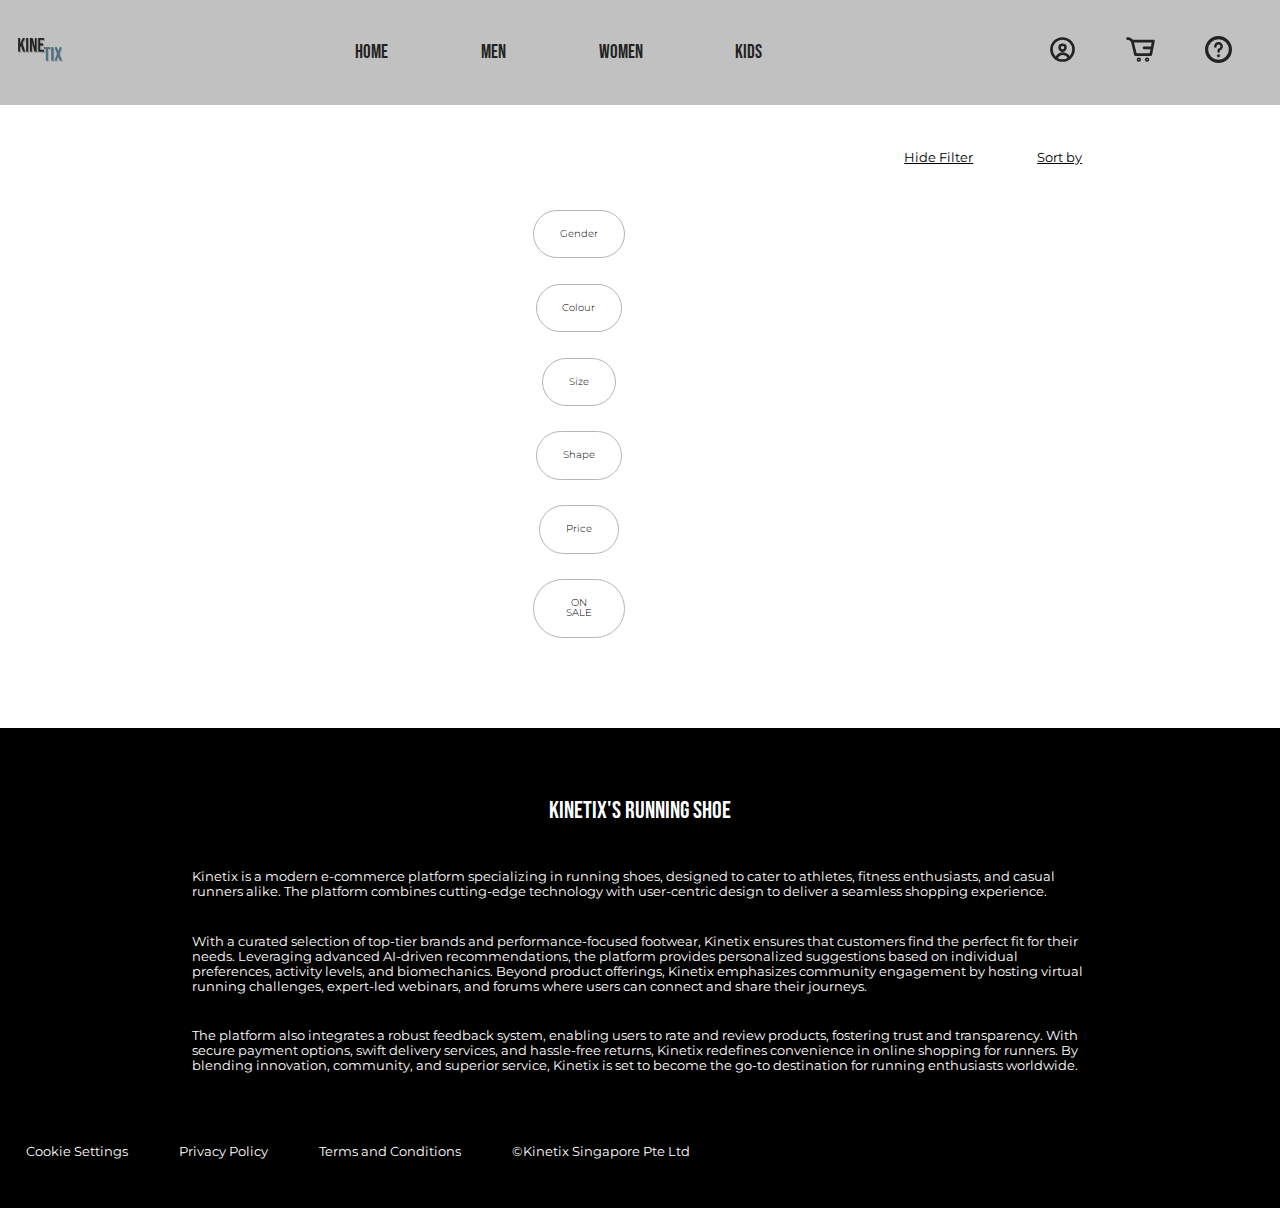
<file: shoeShop.html>
<!DOCTYPE html>
<html lang="en">
<head>
    <meta charset="UTF-8">
    <meta name="viewport" content="width=device-width, initial-scale=1.0">
    <link rel="stylesheet" href="style.css">
    <link rel="preconnect" href="https://fonts.googleapis.com">
    <link rel="preconnect" href="https://fonts.gstatic.com" crossorigin>
    <link href="https://fonts.googleapis.com/css2?family=Agdasima:wght@400;700&family=Bebas+Neue&family=Montserrat:ital,wght@0,100..900;1,100..900&family=Open+Sans:ital,wght@0,300..800;1,300..800&family=Rubik+Doodle+Shadow&family=Rubik+Glitch&display=swap" rel="stylesheet">
    <title>Shop</title>
</head>
<body>
    <!-- navigation bar -->
    <nav>
        <div class="grp-1">
            <a class="nav-bar" href="index.html" > <img class="nav-icon" src="images/kinetix-logo.png" alt="Kinetix Logo"></a>
        </div>
        <div class="grp-2">
            <a class="nav-bar" id="home" href="index.html" > HOME</a>
            <a class="nav-bar" id="men" href="shoeShop.html" > MEN</a>
            <a class="nav-bar" id="women" href="shoeShop.html" > WOMEN</a>
            <a class="nav-bar" id="kids" href="shoeShop.html" > KIDS</a>
        </div>
        <div class="grp-3">
            <a class="nav-bar" id="account" href="account.html" > <img class="nav-icon" src="images/account.svg" alt="Account"></a>
            <a class="nav-bar" id="cart" href="shoppingCart.html" > <img class="nav-icon" src="images/shopping-cart.svg" alt="Cart"></a>
            <a class="nav-bar" id="contact" href="contacts.html" > <img class="nav-icon" src="images/contact.svg" alt="Contact"></a>
        </div>
    </nav>

    <div class="shoe-container">
      
        <div class="shoe-grp1">
          <div class="sort-filter">
            <a href="#">Hide Filter</a>
            <a href="#">Sort by</a>
          </div>
        </div>
        
        <div class="shoe-grp2">
          <div class="filters">
            <button onclick="toggleActive(this)">Gender</button>
            <button onclick="toggleActive(this)">Colour</button>
            <button onclick="toggleActive(this)">Size</button>
            <button onclick="toggleActive(this)">Shape</button>
            <button onclick="toggleActive(this)">Price</button>
            <button onclick="toggleActive(this)">ON SALE</button>
          </div>

          <div class="product-grid">
            <!-- Product cards will be dynamically inserted here -->
          </div>
        </div>
    </div>

    <!-- footer -->
    <footer class="shoeShop-footer">
      <div class="footer-container">
          <h4> KINETIX'S RUNNING SHOE </h4>
          <div class="footer-content">
              <p>
                  Kinetix is a modern e-commerce platform specializing in running shoes, designed to 
                  cater to athletes, fitness enthusiasts, and casual runners alike. The platform 
                  combines cutting-edge technology with user-centric design to deliver a seamless 
                  shopping experience.
              </p>
              <p>
                  With a curated selection of top-tier brands and performance-focused footwear, 
                  Kinetix ensures that customers find the perfect fit for their needs. Leveraging 
                  advanced AI-driven recommendations, the platform provides personalized suggestions 
                  based on individual preferences, activity levels, and biomechanics. Beyond product 
                  offerings, Kinetix emphasizes community engagement by hosting virtual running 
                  challenges, expert-led webinars, and forums where users can connect and share their 
                  journeys.
              </p>  
              <p>
                  The platform also integrates a robust feedback system, enabling users to rate and 
                  review products, fostering trust and transparency. With secure payment options, 
                  swift delivery services, and hassle-free returns, Kinetix redefines convenience in 
                  online shopping for runners. By blending innovation, community, and superior 
                  service, Kinetix is set to become the go-to destination for running enthusiasts
                  worldwide.
              </p>
          </div>
          <div class="footer-bottom">
              <p>Cookie Settings</p>
              <p>Privacy Policy</p>
              <p>Terms and Conditions</p>
              <p>©Kinetix Singapore Pte Ltd</p>
          </div>
      </div>
      <script src="filter.js"></script>
      <script src="shoeShop.js"></script>
  </footer>
</body>
</html>
</file>
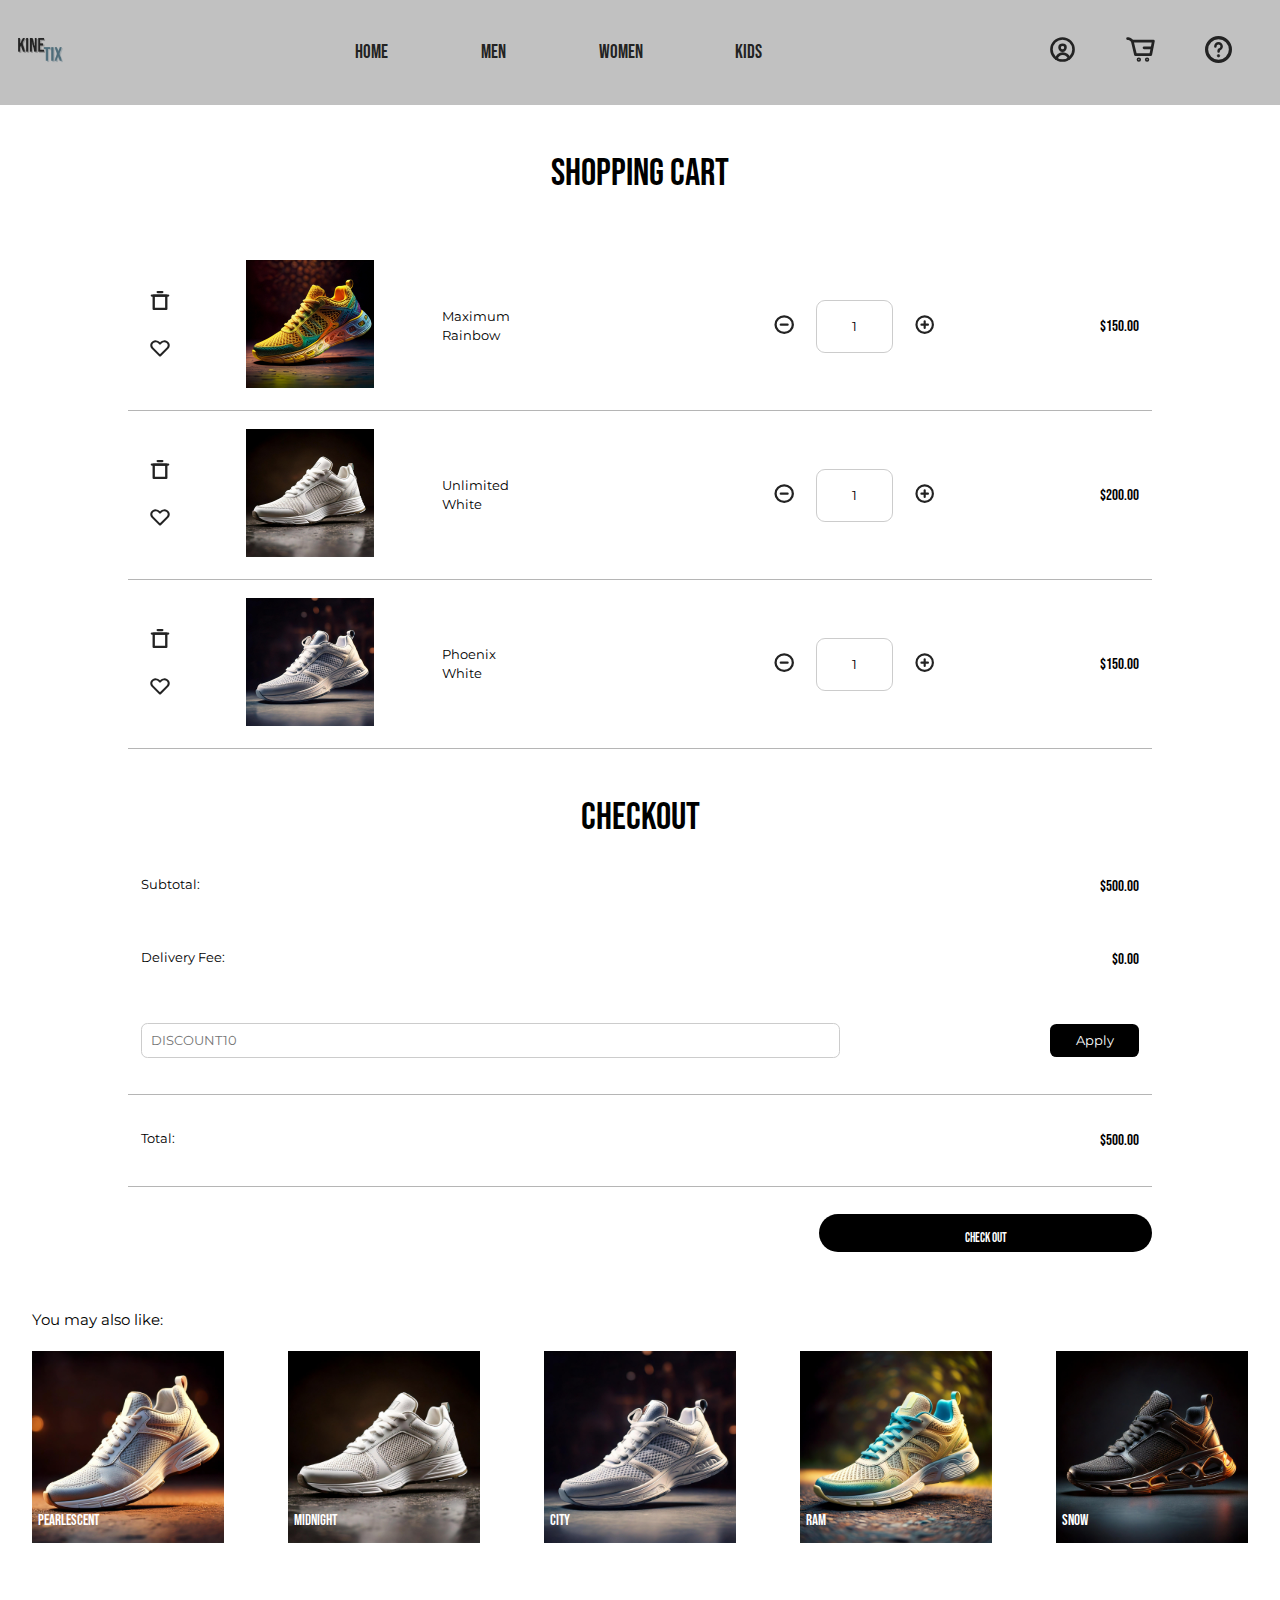
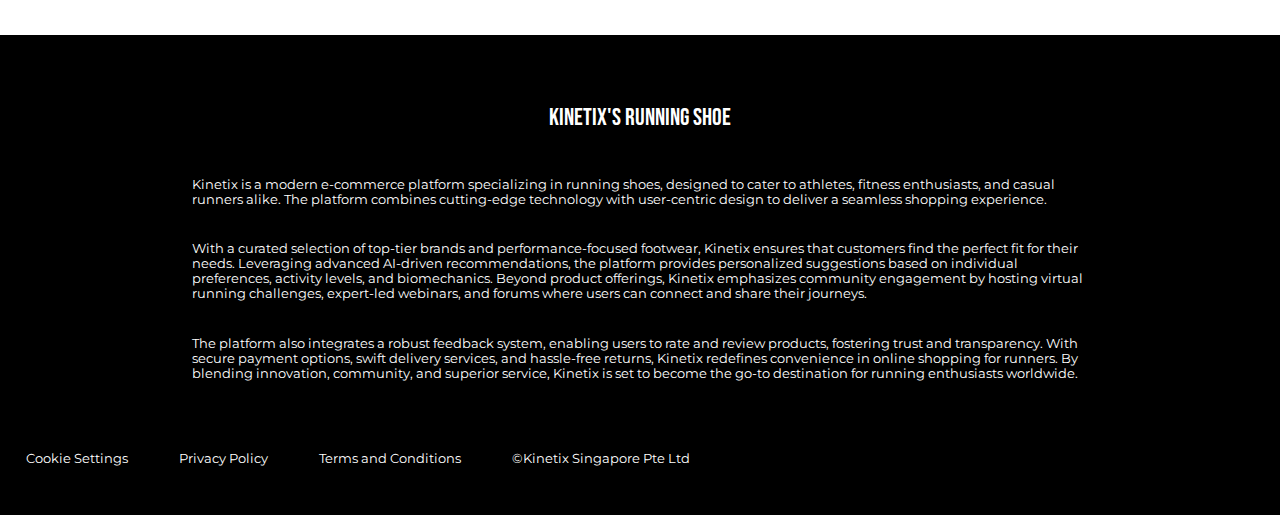
<file: shoppingCart.html>
<!DOCTYPE html>
<html lang="en">
<head>
    <meta charset="UTF-8">
    <meta name="viewport" content="width=device-width, initial-scale=1.0">
    <link rel="stylesheet" href="style.css">
    <link rel="preconnect" href="https://fonts.googleapis.com">
    <link rel="preconnect" href="https://fonts.gstatic.com" crossorigin>
    <link href="https://fonts.googleapis.com/css2?family=Agdasima:wght@400;700&family=Bebas+Neue&family=Montserrat:ital,wght@0,100..900;1,100..900&family=Open+Sans:ital,wght@0,300..800;1,300..800&family=Rubik+Doodle+Shadow&family=Rubik+Glitch&display=swap" rel="stylesheet">
    <title>Cart</title>
</head>
<body>
    <!-- navigation bar -->
    <nav>
        <div class="grp-1">
            <a class="nav-bar" href="index.html" >
              <img class="nav-icon" src="images/kinetix-logo.png" alt="Kinetix Logo">
            </a>
        </div>
        <div class="grp-2">
            <a class="nav-bar" id="home" href="index.html" > HOME</a>
            <a class="nav-bar" id="men" href="shoeShop.html" > MEN</a>
            <a class="nav-bar" id="women" href="shoeShop.html" > WOMEN</a>
            <a class="nav-bar" id="kids" href="shoeShop.html" > KIDS</a>
        </div>
        <div class="grp-3">
            <a class="nav-bar" id="account" href="account.html" > <img class="nav-icon" src="images/account.svg" alt="Account"></a>
            <a class="nav-bar" id="cart" href="shoppingCart.html" > <img class="nav-icon" src="images/shopping-cart.svg" alt="Cart"></a>
            <a class="nav-bar" id="contact" href="contacts.html" > <img class="nav-icon" src="images/contact.svg" alt="Contact"></a>
        </div>
    </nav>

    <div class="shopping-cart">
      <!-- Title -->
      <div class="title">
          Shopping Cart
      </div>
     
      <!-- Product #1 -->
      <div class="item">
        <div class="buttons">
          <button class="delete-btn" type="button">
            <img src="images/cross.svg" alt="Delete">
          </button>
          <button class="like-btn" type="button">
            <img src="images/heart.svg" alt="Like">
          </button>
        </div>
     
        <div class="image">
          <img src="images/shoe-11.jpg" alt="Shoe Image" />
        </div>
     
        <div class="description">
          <span>Maximum</span>
          <span>Rainbow</span>
        </div>
     
        <div class="quantity">
          <button class="minus-btn" type="button" name="button">
            <img src="images/minus.svg" alt="Minus" />
          </button>
          <input type="text" name="name" value="1">
          <button class="plus-btn" type="button" name="button">
            <img src="images/plus.svg" alt="Plus" />
          </button>
        </div>
     
        <div class="total-price">$150.00</div>
      </div>
     
      <!-- Product #2 -->
      <div class="item">
        <div class="buttons">
          <button class="delete-btn" type="button">
            <img src="images/cross.svg" alt="Delete">
          </button>
          <button class="like-btn" type="button">
            <img src="images/heart.svg" alt="Like">
          </button>
        </div>
     
        <div class="image">
          <img src="images/shoe-1.jpg" alt="Shoe Image" />
        </div>
     
        <div class="description">
          <span>Unlimited</span>
          <span>White</span>
        </div>
     
        <div class="quantity">
          <button class="minus-btn" type="button" name="button">
            <img src="images/minus.svg" alt="Minus" />
          </button>
          <input type="text" name="name" value="1">
          <button class="plus-btn" type="button" name="button">
            <img src="images/plus.svg" alt="Plus" />
          </button>
        </div>
     
        <div class="total-price">$200.00</div>
      </div>
     
      <!-- Product #3 -->
      <div class="item">
        <div class="buttons">
          <button class="delete-btn" type="button">
            <img src="images/cross.svg" alt="Delete">
          </button>
          <button class="like-btn" type="button">
            <img src="images/heart.svg" alt="Like">
          </button>
        </div>
     
        <div class="image">
          <img src="images/shoe-3.jpg" alt="Shoe Image" />
        </div>
     
        <div class="description">
          <span>Phoenix</span>
          <span>White</span>
        </div>
     
        <div class="quantity">
          <button class="minus-btn" type="button" name="button">
            <img src="images/minus.svg" alt="Minus" />
          </button>
          <input type="text" name="name" value="1">
          <button class="plus-btn" type="button" name="button">
            <img src="images/plus.svg" alt="Plus" />
          </button>
        </div>
     
        <div class="total-price">$150.00</div>
      </div>

      <!-- Checkout Header -->
      <div class="checkout-header">
        CHECKOUT
      </div>

      <!-- Subtotal Section -->
      <div class="subtotal">
        <span>Subtotal:</span>
        <span id="subtotal-price">$0.00</span>
      </div>

      <!-- Delivery Fee Section -->
      <div class="delivery-fee">
        <span>Delivery Fee:</span>
        <span id="delivery-fee">$0.00</span>
      </div>

      <!-- Promo Code Section -->
      <div class="promo-code">
        <input type="text" id="promo-code-input" placeholder="DISCOUNT10">
        <button id="apply-promo-button">Apply</button>
      </div>

      <!-- Total Section -->
      <hr class="total-divider">
      <div class="total">
        <span>Total:</span>
        <span id="total-price">$0.00</span>
      </div>
      <hr class="total-divider">

      <button class="checkout-btn" onClick="location.href='checkOut.html'">CHECK OUT</button>
  </div>
    <div class="recommendations">

      <div class="recommendation-header">
        <h2>You may also like:</h2>
      </div>

      <div class="recommended-shoes">
        <a href="#">
          <img src="images/shoe-2.jpg" alt="Sky Blue">
          <p>Pearlescent</p>
        </a>
        <a href="#">
          <img src="images/shoe-1.jpg" alt="Sky Blue">
          <p>Midnight</p>
        </a>
        <a href="#">
          <img src="images/shoe-3.jpg" alt="Sky Blue">
          <p>City</p>
        </a>
        <a href="#">
          <img src="images/shoe-9.jpg" alt="Sky Blue">
          <p>Ram</p>
        </a>
        <a href="#">
          <img src="images/shoe-7.jpg" alt="Sky Blue">
          <p>Snow</p>
        </a>
      </div>
    </div>

    <!-- footer -->
    <footer class="shoeShop-footer">
      <div class="footer-container">
          <h4> KINETIX'S RUNNING SHOE </h4>
          <div class="footer-content">
              <p>
                  Kinetix is a modern e-commerce platform specializing in running shoes, designed to 
                  cater to athletes, fitness enthusiasts, and casual runners alike. The platform 
                  combines cutting-edge technology with user-centric design to deliver a seamless 
                  shopping experience.
              </p>
              <p>
                  With a curated selection of top-tier brands and performance-focused footwear, 
                  Kinetix ensures that customers find the perfect fit for their needs. Leveraging 
                  advanced AI-driven recommendations, the platform provides personalized suggestions 
                  based on individual preferences, activity levels, and biomechanics. Beyond product 
                  offerings, Kinetix emphasizes community engagement by hosting virtual running 
                  challenges, expert-led webinars, and forums where users can connect and share their 
                  journeys.
              </p>  
              <p>
                  The platform also integrates a robust feedback system, enabling users to rate and 
                  review products, fostering trust and transparency. With secure payment options, 
                  swift delivery services, and hassle-free returns, Kinetix redefines convenience in 
                  online shopping for runners. By blending innovation, community, and superior 
                  service, Kinetix is set to become the go-to destination for running enthusiasts
                  worldwide.
              </p>
          </div>
          <div class="footer-bottom">
              <p>Cookie Settings</p>
              <p>Privacy Policy</p>
              <p>Terms and Conditions</p>
              <p>©Kinetix Singapore Pte Ltd</p>
          </div>
      </div>
      <script src="shoppingCart.js"></script>
  </footer>
</body>
</html>
</file>
<file: style.css>
html, body {
    overflow-x: hidden;
    width: 100%;
    margin: 0;
    padding: 0;
    font-size: 16px;
}

/* Navigation Bar */

nav {
    background-color: #C1C1C1;
    padding-top: 4vh;
    padding-bottom: 4vh;
    display: flex;
    justify-content: space-between;
    align-items: center; 
    width: 100%;
}

.nav-bar {
    text-decoration: none;
    font-family: "Bebas Neue", serif;
    font-weight: 400;
    font-style: normal;
    font-size: 1.5vw; 
    color: #232323;
    margin: 0 1rem;
}

.nav-icon {
    height: 3vh; 
    width: auto; 
    margin-right: 3rem;  
}

.grp-2 {
    display: flex;
    justify-content: space-between;
}

.grp-2 a {
    margin-right: 6vw;
}

.grp-3 {
    display: flex;
    justify-content: space-between;
    gap: 0.1vw;
}

.grp-3 a {
    margin: 0;
}

/* Footer */

footer {
    background-color: #000000;
    padding-top: 4vh;
    padding-bottom: 4vh;
    display: flex;
    justify-content: space-between;
    align-items: center; 
    width: 100vw;
    margin-top: 50vh;
}

footer h4 {
    font-family: "Bebas Neue", serif;
    font-weight: 400;
    font-style: normal;
    font-size: 1.5vw; 
    color: #FFFFFF;
    display: flex;
    justify-content: center;
}

.footer-content p {
    font-family: "Montserrat", serif;
    font-weight: 400;
    font-size: 0.8vw;
    color: #FFFFFF;
}

footer .footer-content {
    display: flex;
    justify-content: center;
    gap: 1vh; 
    flex-direction: column;
    align-items: flex-start;
    margin-left: 15vw;
    margin-right: 15vw;
}

footer .footer-bottom p {
    font-family: "Montserrat", serif;
    font-weight: 400;
    font-size: 0.8vw;
    color: #FFFFFF;
}

footer .footer-bottom {
    display: flex;
    gap: 4vw; 
    flex-direction: row;
    align-items: flex-start;
    margin-left: 2vw;
    margin-top: 5vh;
}

/* contact.html */

#contact-title {
    font-family: "Bebas Neue", serif;
    font-weight: 400;
    font-style: normal;
    font-size: 2.5vw;
    color: #232323;
    margin-left: 15vw;
}

#contact-sub {
    font-family: "Montserrat", serif;
    font-weight: 400;
    font-size: 1.5vw;
    font-style: normal;
    display: flex;
    justify-content: center;
}

.contact-content {
    display: flex;
    justify-content: center;
    gap: 8vw; 
    flex-direction: row;
    align-items: flex-start;
}

.contact-section {
    text-align: center;
}

.contact-section h4 {
    font-size: 1.5vw;
    font-family: "Bebas Neue", serif;
    font-weight: 400;
    font-style: normal;
}

.contact-section p {
    line-height: 1.5;
    font-family: "Montserrat", serif;
    font-weight: 400;
    font-size: 1vw;
}

.contact-section img {
    border-radius: 50%;
}

.contact-divider {
    width: 80%;
    height: 0.1vh; 
    background-color: #B5B5B5;
    border: none;
    margin-top: 10vh;
    margin-bottom: 5vh;
}

/* account.html */

.sidebar a img {
    width: 1.5vw;
    height: 1.5vw;
}

.account-content .id img {
    width: 4vw;
    height: auto;
}

.sidebar a {
    font-family: "Montserrat", serif;
    font-weight: 400;
    font-size: 1vw;
    color: #232323;
    text-decoration: none;
}

.sidebar {
    display: flex;
    justify-content: center;
    gap: 0vh; 
    flex-direction: column;
    align-items: flex-start;
    margin-left: 3vw;
    margin-right: 5vw;
    margin-top: 5vh;
}

.account-options {
    display: flex;
    flex-direction: row;
}

.account-options a {
    display: flex;
    align-items: center;
}

.account-options a img {
    margin-right: 1vw;
}

.sidebar hr {
    margin-top: 2vh;
    margin-bottom: 2vh;
    margin-left: -1vw;
    width: 150%; 
    height: 0.1vh; 
    background-color: #B5B5B5;
    border: none;
    display: block; 
}

.account-container {
    display: flex;
    gap: 8vw; 
    flex-direction: row;
    align-items: flex-start;
    margin-top: 5vh;
}

.vertical-line {
    width: 0.1vh; 
    height: 100vh; 
    background-color: #B5B5B5;
    border: none;
    display: block;
    margin-left: -7vw;
    margin-right: 0vw;  
}

.id img {
    border-radius: 50%;
}

.id {
    display: flex;
    flex-direction: row;
    align-items: center;
    gap: 1vw;
    margin-top: 4vh;
}

.id h4 {
    font-family: "Montserrat", serif;
    font-weight: 400;
    font-style: normal;
    font-size: 1vw;
    color: #232323;
}

.account-content {
    display: flex;
    flex-direction: column;
    align-items: flex-start;
    gap: 2vh;
}

.edit-account {
    border-radius: 25vw;
    padding: 2vh 1vw;
    line-height: 100%;
    display: inline-block;
    border-width: 0.1vh;
    border-color: #B5B5B5;
    border-style: solid;
    font-family: "Montserrat", serif;
    font-weight: 300;
    font-style: normal;
    font-size: 0.8vw;
    background-color: white;
    margin-left: 4vw;
  }

.account-details {
    display: flex;
    flex-direction: column;
    gap: 2vh;
    margin-top: 4vh;
    font-family: "Montserrat", serif;
    font-weight: 400;
    font-style: normal;
    font-size: 1vw;
}
.account-footer {
    margin-top: 5vh !important;
}

/* orders.html */

.order-container .ordered-shoe img {
    object-fit: cover !important;
}

.order-container {
    display: flex;
    gap: 1vh; 
    flex-direction: column;
    align-items: flex-start;
    margin-top: 5vh;
    margin-left: -3vw;
}

.order-details {
    display: flex;
    flex-direction: row;
    gap: 2vw;
    align-items: center;
}

.order-info {
    display: flex;
    flex-direction: column;
    gap: 1vh;
}

.order-info p, .order-info h3 {
    margin: 0;
  }

.order-header h3 {
    font-family: "Montserrat", serif;
    font-weight: 400;
    font-style: normal;
    font-size: 1vw;
    color: #000000;
}

.delivery-status p {
    font-family: "Montserrat", serif;
    font-weight: 300;
    font-style: normal;
    font-size: 0.8vw;
    color: #B5B5B5;
}

.item h3 {
    font-family: "Montserrat", serif;
    font-weight: 400;
    font-style: normal;
    font-size: 1vw;
    color: #000000;
}

.details p {
    font-family: "Montserrat", serif;
    font-weight: 300;
    font-style: normal;
    font-size: 0.8vw;
    color: #000000;
}

.order-container hr {
    margin-top: 2vh;
    margin-bottom: 2vh;
    margin-left: -1vw;
    width: 440%; 
    height: 0.1vh; 
    background-color: #B5B5B5;
    border: none;
    display: block; 
}

#whatsapp {
    height: 4vw;   
    width: auto;
}

.contact-footer {
    margin-top: 5vh !important;
}

/* settings.html */

.settings-container {
    display: flex;
    gap: 5vh;
    flex-direction: column;
    align-items: flex-start;
    margin-top: 5vh;
    margin-left: -3vw;
    width: 100%;
}

.settings-container > div {
    width: 100%;
}

.settings-container hr {
    margin: 2vh 0;
    width: 97%;
    height: 0.1vh;
    background-color: #B5B5B5;
    border: none;
    display: block;
    margin-left: -1vw;
}

.settings-container p {
    font-family: "Montserrat", serif;
    font-weight: 400;
    font-style: normal;
    font-size: 1vw;
    color: #000000;
}

.settings-footer {
    margin-top: 5vh !important;
}

/* rewards.html */

.rewards-container {
    display: flex;
    gap: 2vh;
    flex-direction: column;
    align-items: flex-start;
    margin-top: 5vh;
    margin-left: -3vw;
    width: 100%;
}

.rewards-container h3 {
    font-family: "Montserrat", serif;
    font-weight: 400;
    font-style: normal;
    font-size: 1vw;
    color: #000000;
}

.rewards-container p {
    font-family: "Montserrat", serif;
    font-weight: 300;
    font-style: normal;
    font-size: 0.8vw;
    color: #000000;
}

.coin {
    height: 6vw;
    width: auto;
}

.claim-button {
    border-radius: 25vw;
    padding: 2vh 2vw;
    line-height: 100%;
    display: inline-block;
    border-style: none;
    font-family: "Montserrat", serif;
    font-weight: 300;
    font-style: normal;
    font-size: 0.8vw;
    background-color: rgb(0, 0, 0);
    color: white;
}

.claim-button:hover {
    opacity: 0.8;
}

.vouchers img {
    width: 5vw;
    height: auto;
}

.rewards-footer {
    margin-top: 5vh !important;
}

/* Daily Reward Overlay */
.daily-overlay, .gacha-overlay, .gacha-pic-overlay {
    position: fixed;
    top: 0;
    left: 0;
    width: 100%;
    height: 100%;
    background-color: rgba(0, 0, 0, 0.7);
    display: none;
    justify-content: center;
    align-items: center;
    z-index: 1000;
}

.daily-overlay.show, .gacha-overlay.show, .gacha-pic-overlay.show {
    display: flex;
    animation: fadeIn 0.5s;
}

.daily-overlay-content, .gacha-overlay-content, .gacha-pic-overlay-content {
    background-color: #fff;
    display: flex;
    flex-direction: column;
    gap: 2vh;
    padding: 5vh 2vw;
    text-align: center;
    width: 80%;
    max-width: 20%;
    animation: popUp 0.5s ease-out;
}

.daily-overlay-content .daily-logo, .gacha-overlay-content .daily-logo, .gacha-pic-overlay-content .daily-logo {
    align-self: center; 
    max-width: 25%;
    height: auto; 
}

.daily-overlay p, .gacha-overlay p {
    font-family: "Montserrat", serif;
    font-weight: 400;
    font-style: normal;
    font-size: 1vw;
    color: #000000;
}

.claim-daily, .spin-daily {
    border-radius: 25vw;
    padding: 2vh 1vw;
    line-height: 150%;
    width: 40%;
    display: block;
    border-style: none;
    font-family: "Bebas Neue", serif;
    font-weight: 400;
    font-style: normal;
    font-size: 1.2vw;
    background-color: rgb(0, 0, 0);
    color: white;
    align-self: center;
}

.claim-daily:hover, .spin-daily:hover {
    opacity: 0.8;
}

.gacha-pic-overlay-content {
    border-radius: 1vw;
    display: flex;
    flex-direction: row;
    gap: 2vw;
}

.gacha-pic-overlay p {
    font-family: "Montserrat", serif;
    font-weight: 600;
    font-style: normal;
    font-size: 1vw;
    color: #000000;
    margin: 0.3vh;
    padding: 0;
}

.rates-name {
    display: flex;
    flex-direction: column;
    gap: 0;
    align-items: flex-start;
}

.rates-chance {
    display: flex;
    flex-direction: column;
    gap: 0;
    align-items: flex-end;
}

#rates-common {
    color: #8C8C8C;
}

#rates-uncommon {
    color: #40BB4E;
}

#rates-rare {
    color: #35AFDE;
}

#rates-epic {
    color: #BB00FF;
}

#rates-legendary {
    color: #FFBE55;
}

#rates-secret {
    color: #FF0004;
}

/* Animation keyframes */
@keyframes fadeIn {
    from {
        opacity: 0;
    }
    to {
        opacity: 1;
    }
}

@keyframes popUp {
    from {
        transform: scale(0.5);
        opacity: 0;
    }
    to {
        transform: scale(1);
        opacity: 1;
    }
}

/* Login Feature */

.modal {
    display: none; 
    position: fixed; 
    z-index: 1; 
    left: 0;
    top: 0;
    width: 100%; 
    height: 100%; 
    overflow: auto; 
    background-color: rgba(0,0,0,0.7); 
    justify-content: center;
    align-items: center;
}

.modal-content {
    background-color: #ffffff;
    margin: 5% auto 15% auto; 
    border: none;
    width: 30%; 
    padding: 2vh 1vw;
}

.animate {
    -webkit-animation: animatezoom 0.6s;
    animation: animatezoom 0.6s
}

@-webkit-keyframes animatezoom {
    from {-webkit-transform: scale(0)} 
    to {-webkit-transform: scale(1)}
}
    
@keyframes animatezoom {
    from {transform: scale(0)} 
    to {transform: scale(1)}
}

input[type=email], input[type=text] {
    width: 100%;
    padding: 2vh 1vw;
    display: inline-block;
    border: 1px solid #B5B5B5;
    box-sizing: border-box;
    border-radius: 0.7vw;
    font-family: "Montserrat", serif;
    font-weight: 400;
    font-style: normal;
    font-size: 1vw;
}

.login-button {
    border-radius: 25vw;
    padding: 2vh 1vw;
    line-height: 150%;
    width: 40%;
    display: block;
    border-style: none;
    font-family: "Bebas Neue", serif;
    font-weight: 400;
    font-style: normal;
    font-size: 1.2vw;
    background-color: rgb(0, 0, 0);
    color: white;
    margin: 0 auto;
    margin-bottom: 5vh;
}

.login-button:hover {
    opacity: 0.8;
}

.imgcontainer {
    text-align: center;
    margin: 24px 0 12px 0;
    position: relative;
}

img.logo {
    width: 20%;
}

.container {
    padding: 16px;
    display: flex;
    flex-direction: column;
    align-items: center; 
}

.terms {
    font-family: "Montserrat", serif;
    font-weight: 400;
    font-style: normal;
    font-size: 1vw;
    width: 100%;
    text-align: center;
}

.login-country {
    width: 100%;
    padding: 2vh 1vw;
    display: inline-block;
    font-family: "Montserrat", serif;
    font-weight: 400;
    font-style: normal;
    font-size: 1vw;
}

.country-2 {
    display: flex;
    flex-direction: row;
    gap: 0.5vw;
    align-items: center; 
}

.country-2 p {
    margin: 0; 
    padding: 0; 
}

.country-2 :nth-child(2) {
    text-decoration: underline;
}

.login-sent {
    font-family: "Montserrat", serif;
    font-weight: 400;
    font-style: normal;
    font-size: 1vw;
    color: #000000;
    text-align: center;
}

.login-resend {
    font-family: "Montserrat", serif;
    font-weight: 400;
    font-style: normal;
    font-size: 1vw;
    color: #000000;
    display: flex;
    flex-direction: row;
    gap: 0.5vw;
    justify-content: center;
}

.login-resend :nth-child(2) {
    text-decoration: underline;
}

.otp-container {
    display: flex;
    justify-content: space-between;
    gap: 1vw;
    display: flex;
    flex-direction: row;
}

.otp-input {
    width: 3vw;
    height: 3vw;
    text-align: center;
    font-size: 1.5vw;
    border: 1px solid #B5B5B5;
    border-radius: 0.5vw;
    font-family: "Montserrat", serif;
    font-weight: 400;
    font-style: normal;
}

#country-dropdown {
    display: none;
    position: absolute;
    background-color: #f9f9f9;
    min-width: 160px;
    box-shadow: 0px 8px 16px rgba(0, 0, 0, 0.2);
    z-index: 10;
    border-radius: 5px;
    overflow: hidden;
    margin-left: 10px; 
}

#country-dropdown.show {
    display: block !important;
}

#country-dropdown select {
    width: 100%;
    padding: 10px;
    border: none;
    background-color: white;
    font-size: 1vw;
    color: black;
    cursor: pointer;
    font-family: "Montserrat", serif;
    font-weight: 400;
    font-style: normal;
}

/* index.html */

.box-image-featured {
    display: flex;
    flex-direction: column;
    justify-content: flex-end;
    align-items: flex-start;
    object-fit: fill;
    background-image: url("images/featured-shoe-bg.jpg");
    width: 90%;
    height: 80vh;
    background-size: cover; 
    background-position: center;
    margin-left: 5.5vw;
    gap: 1vh;
    position: relative; 
    margin-top: 10vh;    
}

.box-image-featured p,
.box-image-featured strong {
    position: absolute;
    bottom: 0; 
    left: 1vw;
    margin: 0;
}

.box-image-featured strong {
    font-family: "Bebas Neue", serif;
    font-weight: 400;
    font-style: normal;
    font-size: 3vw;
    color: #FFFFFF;
    margin: 0;
}

.box-image-featured p {
    font-family: "Montserrat", serif;
    font-weight: 400;
    font-style: normal;
    font-size: 1.5vw;
    color: #FFFFFF;
    margin: 0;
    margin-bottom: 8vh;
}

.classic-container {
    display: flex;
    flex-direction: column;
}

.classic-box-content {
    display: flex;
    flex-direction: row;
    gap: 1vw;
    margin-left: 2vw;
}

.classic-box-content img {
    width: 90%;
    height: auto;
    max-width: 100%; 
    object-fit: cover; 
}

.classic-container h3, .search-by {
    font-family: "Montserrat", serif;
    font-weight: 400;
    font-style: normal;
    font-size: 1.5vw;
    color: #000000;
    margin-left: 2vw;
    margin-top: 20vh;
}


.classic-text {
    margin-top: -6vh;
    margin-left: 0.5vw;
    font-family: "Bebas Neue", serif;
    font-weight: 400;
    font-style: normal;
    font-size: 2vw;
    color: #ffffff;
}

.gender-container {
    display: flex;
    flex-direction: column;
    gap: 2vh;
    margin-top: 5vh;
}

.gender-box-content {
    display: flex;
    flex-direction: row;
    gap: 2vw;
    margin-left: 2vw;
}

.gender-box-image {
    position: relative;
    width: 100%;
}

.gender-box-image img {
    width: 98%;
    height: 35vh;
    max-width: 100%; 
    object-fit: cover;
    object-position: 30% 20%;
}

.gender-box-image b {
    position: absolute;
    bottom: 10px; 
    left: 10px;
    color: white;
    font-family: "Bebas Neue", serif;
    font-weight: 400;
    font-size: 3vw;
    margin-left: 0.5vw;
}

.index-footer {
    margin-top: 10vh !important;
}

/* shoeShop.html */

.shoe-container {
    display: flex;
    flex-direction: column;
    align-items: center;
    margin-top: 5vh;
    margin-left: -3vw;
}

.shoe-grp1 {
    display: flex;
    flex-direction: row;
    justify-content: flex-end;
    width: 70%;
    margin-bottom: 5vh;
}

.shoe-grp2 {
    display: flex;
    flex-direction: row;
    gap: 2vw;
    align-items: flex-start;
}

.filters {
    display: flex;
    flex-direction: column;
    gap: 2vw;
    align-items: center;
}

.sort-filter {
    display: flex;
    flex-direction: row;
    gap: 5vw;
}

.sort-filter a {
    font-family: "Montserrat", serif;
    font-weight: 400;
    font-style: normal;
    font-size: 1vw;
    color: #000000;
    text-decoration: underline;
}

.filters button {
    border-radius: 25vw;
    padding: 2vh 2vw;
    line-height: 100%;
    display: inline-block;
    border-width: 0.1vh;
    border-color: #B5B5B5;
    border-style: solid;
    font-family: "Montserrat", serif;
    font-weight: 300;
    font-style: normal;
    font-size: 0.8vw;
    background-color: white;
}

.filters button.active {
    background-color: black;
    color: white;
    border-color: black;
    transition: background-color 0.3s ease, color 0.3s ease;
}

.product-grid {
    display: grid;
    grid-template-columns: repeat(3, 1fr); 
    grid-template-rows: repeat(5, auto);
    gap: 2vw; 
    width: 100%;
    max-width: 1200px;
}

.product-card {
    display: flex;
    flex-direction: column;
    align-items: center;
    padding: 1vh;
    padding-bottom: -1vh;
    background-color: #FFFFFF;
    box-shadow: 0px 4px 8px rgba(0, 0, 0, 0.1);
}

.product-grid a {
    text-decoration: none;
}


.product-card img {
    width: 100%;
    height: auto;
    object-fit: cover;
}

.product-card p {
    font-family: "Montserrat", serif;
    font-weight: 400;
    font-style: normal;
    font-size: 1vw;
    color: #000000;
    margin-top: 1vh;
}


.filters button.active {
    background-color: black;
    color: white;
    border-color: black;
}

.shoeShop-footer {
    margin-top: 10vh !important;
}

/* shoeMenu.html */

.product-details {
    display: flex;
    flex-direction: row;
    align-items: flex-start;
    margin-top: 5vh;
    justify-content: center;
    gap: 2vw;
}

.product-image img {
    width: 30vw;
    height: auto;
    object-fit: cover;
    margin: 0;
}

.product-title {
    font-family: "Bebas Neue", serif;
    font-weight: 400;
    font-style: normal;
    font-size: 3vw;
    margin: 0;
}

.product-grp2 .product-price {
    font-family: "Montserrat", serif;
    font-weight: 400;
    font-style: normal;
    font-size: 1.5vw;
    margin: 0;
}

.size-selector h2 {
    font-family: "Montserrat", serif;
    font-weight: 400;
    font-style: normal;
    font-size: 1.0vw;
    margin: 0;
}

.product-info {
    display: flex;
    flex-direction: column;
    gap: 1vh;
}

.product-var img {
    width: 8vw;
    height: auto;
    object-fit: cover;
}

.product-var {
    margin-top: 10vh;    
}

.size-selector {
    display: flex;
    flex-direction: row;
    width: 100%;
    justify-content: space-between;
    margin-top: 5vh;
    margin-bottom: 3vh; 
}

.size-selector :nth-child(2) {
    text-decoration: underline !important;
}

.sizes {
    display: grid;
    grid-template-columns: repeat(2, 1fr); 
    grid-template-rows: repeat(6, auto); 
    gap: 1vw; 
}

.sizes .size-button {
    border-radius: 25vw;
    padding: 2vh 2vw;
    line-height: 100%;
    display: inline-block;
    border-width: 0.3vh;
    border-color: black;
    border-style: solid;
    font-family: "Bebas Neue", serif;
    font-weight: 300;
    font-style: normal;
    font-size: 1vw;
    background-color: white;
    transition: background-color 0.3s ease, color 0.3s ease;
}

.size-button.active {
    background-color: black;
    color: white;
    border-color: black;
}

.add-to-cart {
    display: flex;
    justify-content: center;
    width: 100%;
}

.add-to-cart .btn {
    margin-top: 3vh;
    border-radius: 20vw;
    padding: 2vh 13vw;
    line-height: 100%;
    display: inline-block;
    font-family: "Bebas Neue", serif;
    border: none;
    font-weight: 300;
    font-style: normal;
    font-size: 1vw;
    color: white;
    background-color: rgb(0, 0, 0);
    transition: background-color 0.3s ease, color 0.3s ease;
}

.add-to-cart a {
    text-decoration: none;
}

.add-to-cart .btn:hover {
    opacity: 0.8;
}

.recommendations {
    display: flex;
    flex-direction: column;
    gap: 1vh;
    margin-top: 5vh;
    width: 95%;
    margin-left: auto;
    margin-right: auto;
}


.recommended-shoes {
    display: flex;
    flex-direction: row;
    gap: 2vw;
    justify-content: space-between;
    width: 100%;
}

.recommended-shoes img {
    width: 15vw;
    height: auto;
    object-fit: cover;
}

.recommended-shoes a {
    text-decoration: none;
}

.recommended-shoes p {
    font-family: "Bebas Neue", serif;
    font-weight: 400;
    font-style: normal;
    font-size: 1.2vw;
    color: white;
    margin-top: -4vh;
    margin-left: 0.5vw;
}

.recommendation-header h2 {
    font-family: "Montserrat", serif;
    font-weight: 400;
    font-style: normal;
    font-size: 1.2vw;
    color: #000000;
}

/* featured.html */

.featured-header {
    display: flex;
    flex-direction: column;
    align-items: center;
    margin-top: 5vh;
}

.featured-header h3 {
    font-family: "Bebas Neue", serif;
    font-weight: 400;
    font-style: normal;
    font-size: 2vw;
    color: #000000;
    margin: 0;
}

.featured-header h2 {
    font-family: "Bebas Neue", serif;
    font-weight: 400;
    font-style: normal;
    font-size: 3.5vw;
    color: #000000;
    margin: 0;
}

.featured-container {
    display: flex;
    flex-direction: column;
    align-items: center;
    margin-top: 5vh;
    gap: 5vh;
}

.sketchfab-embed-wrapper {
    height: auto;
    width: auto;
    max-width: 100%;
    margin: 0 auto;
}

.featured-container .box-content p {
    font-family: "Montserrat", serif;
    font-weight: 400;
    font-style: normal;
    font-size: 1vw;
    color: #000000;
    margin-top: -2vh;
}

.new-release-container {
    display: flex;
    flex-direction: column;
    align-items: flex-start;
    margin-top: 5vh;
    width: 95%;
    margin-left: auto;
    margin-right: auto;
}

.new-release-header h3 {
    font-family: "Bebas Neue", serif;
    font-weight: 400;
    font-style: normal;
    font-size: 3vw;
    color: #000000;
    margin: 0;
}

.release-content {
    display: flex;
    flex-direction: column;
    gap: 2vw;
    justify-content: center;
    margin: 0;
    width: 100%;
}

.box-image {
    display: flex;
    flex-direction: column;
    justify-content: center;
    width: 100%;
}

.box-image b {
    font-family: "Bebas Neue", serif;
    font-weight: 400;
    font-style: normal;
    font-size: 2vw;
    color: white;
    margin-top: -5.5vh;
    margin-left: 0.5vw;
}

.box-content a {
    text-decoration: none;
}

/* shoppingCart.html */

.shopping-cart {
    width: 80vw;
    margin: 0 auto;
    margin-top: 5vh;
    font-family: "Montserrat", serif;
    font-weight: 400;
    font-style: normal;
    color: #000000;
}

.title {
    font-family: "Bebas Neue", serif;
    font-weight: 400;
    font-style: normal;
    font-size: 3vw;
    color: #000000;
    text-align: center;
    margin-bottom: 5vh;
}

.checkout-header {
    font-family: "Bebas Neue", serif;
    font-weight: 400;
    font-style: normal;
    font-size: 3vw;
    color: #000000;
    text-align: center;
    margin-top: 5vh;
    margin-bottom: 2vh;
}

.item {
    display: flex;
    flex-direction: row;
    align-items: center;
    justify-content: space-between;
    padding: 2vh 1vw;
    border-bottom: 0.1vh solid #B5B5B5;
}

.item .buttons {
    display: flex;
    flex-direction: column;
    gap: 1vh;
}

.plus-btn, .minus-btn {
    background: none !important;
    width: 1.5vw !important; 
    height: 1.5vw !important; 
}

.plus-btn img, .minus-btn img {
    width: 100% !important;
    height: auto !important;
    background: none !important; 
}

.delete-btn,
.like-btn {
    width: 1.5vw !important; 
    height: 1.5vw !important; 
    cursor: pointer;
    background: none !important;
    border: none;
    padding: 0;
    transition: transform 0.3s ease;
}

.delete-btn img,
.like-btn img {
    width: 1.5vw !important;
    height: 1.5vw !important;
    background: none !important; 
}

.like-btn.is-active img {
    content: url('images/heart-filled.svg'); 
    transform: scale(1.2); 
}

.like-btn img {
    transition: transform 0.3s ease; 
}

.like-btn.is-active img {
    transform: scale(1.2);
}

.image {
    width: 10vw;
    height: auto;
}

.image img {
    width: 100%;
    height: auto;
    object-fit: cover;
}

.description {
    display: flex;
    flex-direction: column;
    gap: 0.5vh;
    width: 20vw;
}

.description span {
    font-size: 1vw;
}

.quantity {
    display: flex;
    align-items: center;
}

.quantity button {
    background: none;
    border: none;
    cursor: pointer;
    padding: 0;
}

.quantity button img {
    width: 1.5vw !important;
    height: 1.5vw !important;
    background: none !important;
}

.quantity input {
    width: 6vw;
    text-align: center;
    border: 0.1vh solid #ccc;
    margin: 0 1vw;
    font-size: 1vw;
}

.total-price {
    font-size: 1.2vw;
    font-weight: 400;
    width: 10vw; 
    text-align: right; 
    font-family: "Bebas Neue", serif;
}

.subtotal, .delivery-fee, .total {
    display: flex;
    justify-content: space-between;
    font-size: 1vw;
    font-weight: 400;
    margin-top: 2vh;
    padding: 2vh 1vw;
    font-family: "Montserrat", serif;
}

.subtotal span:last-child, .delivery-fee span:last-child, .total span:last-child {
    font-family: "Bebas Neue", serif;
    font-size: 1.2vw;
}

.promo-code {
    display: flex;
    justify-content: space-between;
    align-items: center;
    margin-top: 2vh;
    padding: 2vh 1vw;
    font-family: "Montserrat", serif;
}

.promo-code input {
    padding: 1vh;
    font-size: 1vw;
    border: 0.1vh solid #ccc;
    border-radius: 0.5vw;
    width: 70%;
}

.promo-code button {
    padding: 1vh 2vw;
    font-size: 1vw;
    border: none;
    background-color: #000000;
    color: white;
    cursor: pointer;
    font-family: "Montserrat", serif;
    border-radius: 0.5vw;
    margin-left: 1vw;
}

.total-divider {
    width: 100%;
    height: 0.1vh;
    background-color: #B5B5B5;
    border: none;
    margin: 2vh 0;
}

button[class*=btn] {
    width: 3vw !important;
    height: 3vw !important;
    background-color: #E1E8EE;
    border-radius: 0.6vw;
    border: none;
    cursor: pointer;
}

button:focus,
input:focus {
    outline: 0;
}

button.checkout-btn {
    margin-top: 3vh;
    border-radius: 20vw;
    padding: 2vh 13vw;
    line-height: 100%;
    display: flex;
    justify-content: center;
    font-family: "Bebas Neue", serif;
    border: none;
    font-weight: 300;
    font-style: normal;
    font-size: 1vw;
    color: white;
    background-color: rgb(0, 0, 0);
    transition: background-color 0.3s ease, color 0.3s ease;
    white-space: nowrap;
    margin-left: 54vw;
}

button.checkout-btn:hover {
    opacity: 0.8;
}

/* checkOut.html */

.delivery-header {
    font-family: "Bebas Neue", serif;
    font-weight: 400;
    font-style: normal;
    font-size: 2.5vw;
    color: #000000;
    text-align: center;
    margin-top: 5vh;
    margin-bottom: 3vh;
}

.delivery-container {
    display: flex;
    flex-direction: row;
    padding: 0 10vw;
    margin-bottom: 5vh;
    align-items: center;
    width: 80%;
    gap: 5vw;
}

.delivery-info {
    display: flex;
    flex-direction: column;
    gap: 2vh;
    width: 100%;
}

.delivery-info input[type="email"],
.delivery-info input[type="tel"],
.delivery-info input[type="text"] {
    width: 100%;
    padding: 1.5vh;
    font-size: 1vw;
    border: 0.1vh solid #ccc;
    border-radius: 0.5vw;
    font-family: "Montserrat", serif;
}

.delivery-info input[type="email"]::placeholder,
.delivery-info input[type="tel"]::placeholder,
.delivery-info input[type="text"]::placeholder {
    color: #999;
}

.shipping {
    display: flex;
    flex-direction: column;
    gap: 2vh;
    width: 100%;
}

.shipping-method {
    display: flex;
    flex-direction: column;
    gap: 1vh;
}

.shipping-method input[type="radio"] {
    display: none; 
}

.shipping-method input[type="radio"] + label {
    position: relative;
    padding-left: 2vw;
    cursor: pointer;
    font-family: "Montserrat", serif;
    font-size: 1vw;
    color: #000000;
    display: flex;
    align-items: center;
}

.shipping-method input[type="radio"] + label::before {
    content: '';
    position: absolute;
    left: 0;
    top: 50%;
    transform: translateY(-50%);
    width: 1vw;
    height: 1vw;
    border: 0.1vh solid #000000;
    border-radius: 50%;
    background-color: #fff;
}

.shipping-method input[type="radio"]:checked + label::before {
    background-color: #000000;
}

.shipping-method input[type="radio"]:checked + label::after {
    content: '';
    position: absolute;
    left: 0.3vw;
    top: 50%;
    transform: translateY(-50%);
    width: 0.4vw;
    height: 0.4vw;
    border-radius: 50%;
}

.payment-method {
    display: flex;
    flex-direction: column;
    gap: 2vh;
}

.payment-method button {
    padding: 1.5vh 3vw;
    font-size: 1.2vw;
    border: none;
    border-radius: 0.5vw;
    font-family: "Bebas Neue", serif;
    color: white;
    background-color: #000000;
    cursor: pointer;
    transition: background-color 0.3s ease, color 0.3s ease;
}

.payment-method button:hover {
    opacity: 0.8;
}

.contact-no {
    display: flex;
    flex-direction: row;
    gap: 1vw;
}

.contact-no p {
    font-family: "Montserrat", serif;
    font-size: 1vw;
    color: #000000;
}

.shipping-header {
    display: flex;
    flex-direction: row;
    gap: 1vw;
    margin: 0 auto;
}

/* creditCard.html */

.credit-card-container {
    width: 40vw;
    margin: 10vh auto;
    padding: 3vh 5vw;
    border-radius: 1vw;
    box-shadow: 0 0.5vh 1vh rgba(0, 0, 0, 0.1);
    background-color: #ffffff;
}

.credit-card-header {
    font-family: "Bebas Neue", serif;
    font-weight: 400;
    font-style: normal;
    font-size: 2.5vw;
    color: #000000;
    text-align: center;
    margin-bottom: 3vh;
}

.credit-card-form {
    display: flex;
    flex-direction: column;
    gap: 2vh;
}

.credit-card-form input[type="number"],
.credit-card-form input[type="text"],
.credit-card-form input[type="password"] {
    width: 100%;
    padding: 1.5vh;
    font-size: 1vw;
    border: 0.1vh solid #ccc;
    border-radius: 0.5vw;
    font-family: "Montserrat", serif;
}

.credit-card-form input[type="number"]::placeholder,
.credit-card-form input[type="text"]::placeholder,
.credit-card-form input[type="password"]::placeholder {
    color: #999;
    font-family: "Montserrat", serif;
}

.credit-card-form input[type="submit"] {
    padding: 1.5vh 3vw;
    font-size: 1.2vw;
    border: none;
    border-radius: 0.5vw;
    font-family: "Bebas Neue", serif;
    color: white;
    background-color: #000000;
    cursor: pointer;
    transition: background-color 0.3s ease, color 0.3s ease;
    margin-bottom: 5vh;
}

.credit-card-form input[type="submit"]:hover {
    opacity: 0.8;
}

/* payment.html */

.payment-complete-container {
    text-align: center;
    margin-top: 10vh;
}

.payment-complete-header {
    font-family: "Bebas Neue", serif;
    font-weight: 400;
    font-style: normal;
    font-size: 2.5vw;
    color: #000000;
    margin-bottom: 2vh;
}

.payment-complete-message {
    font-family: "Montserrat", serif;
    font-weight: 400;
    font-size: 1.5vw;
    color: #000000;
    margin-bottom: 4vh;
}

.return-home-btn {
    margin-top: 3vh;
    border-radius: 20vw;
    padding: 2vh 13vw;
    line-height: 100%;
    display: flex;
    justify-content: center;
    font-family: "Bebas Neue", serif;
    border: none;
    font-weight: 300;
    font-style: normal;
    font-size: 1vw;
    color: white;
    background-color: rgb(0, 0, 0) !important;
    transition: background-color 0.3s ease, color 0.3s ease;
    white-space: nowrap;
    margin-left: 36.5vw;
}
.return-home-btn:hover {
    opacity: 0.8;
}

/* paynow.html */

.paynow-container {
    text-align: center;
    margin-top: 10vh;
}

.paynow-header {
    font-family: "Bebas Neue", serif;
    font-weight: 400;
    font-style: normal;
    font-size: 2.5vw;
    color: #000000;
    margin-bottom: 2vh;
}

.paynow-image {
    width: 20vw;
    height: auto;
    margin-bottom: 4vh;
}

.custom-box-content p, .custom-box-content strong {
    font-family: "Bebas Neue", serif;
    font-weight: 400;
    font-style: normal;
    font-size: 3vw;
    color: #FFFFFF;
    margin-top: -2vh;
    margin-left: 1vw;
}

.custom-box-content p {
    margin-bottom: -1vh !important;
}

.custom-box-image {
    display: flex;
    flex-direction: column;
    justify-content: flex-end;
    align-items: flex-start;
    object-fit: fill;
    background-image: url("images/custom.jpg");
    width: 90%;
    height: 80vh;
    background-size: cover; 
    background-position: center;
    margin-left: 5.5vw;
    gap: 1vh;
    position: relative; 
    margin-top: 10vh;   
}

.custom-size-selector {
    display: flex;
    flex-direction: row;
    width: 100%;
    justify-content: space-between;
    margin-top: 5vh;
    margin-bottom: 3vh; 
}
.custom-size-selector h2 {
    font-family: "Montserrat", serif;
    font-weight: 400;
    font-style: normal;
    font-size: 1.0vw;
    margin: 0 auto;
}

.custom-size-selector :nth-child(2) {
    text-decoration: underline !important;
}

.shoe-customization {
    font-family: "Bebas Neue", serif;
    font-weight: 300;
    font-style: normal;
    font-size: 2vw;
    color: #000000;
    margin-top: -2vh;
    margin-left: 1vw;
    display: flex;
    flex-direction: column;
    align-items: center;
    max-width: 100%;
    overflow: hidden;
}

.shoe-top {
    display: flex;
    flex-direction: row;
    gap: 1vw;
    width: 10%;
    height: auto;
    object-fit: cover;
    margin-left: -40vw;
}

.shoe-top img {
    width: 100%;
    height: auto;
    object-fit: cover;
}

.shoe-sole img {
    width: 100%;
    height: auto;
    object-fit: cover;
}

.shoelaces img {
    width: 100%;
    height: auto;
    object-fit: cover;
}

.shoe-sole {
    display: flex;
    flex-direction: row;
    gap: 1vw;
    width: 10%;
    height: auto;
    object-fit: cover;
    margin-left: -40vw;
}

.shoelaces {
    display: flex;
    flex-direction: row;
    gap: 1vw;
    width: 10%;
    height: auto;
    object-fit: cover;
    margin-left: -40vw;
}

@media (max-width: 768px) {
    .nav-bar {
        font-size: 1.2rem;
    }

    .nav-icon {
        margin-right: 2rem;
    }

    .shoelaces {
        margin-left: -20vw;
        width: 20%;
    }

    .shoe-sole {
        margin-left: -20vw;
        width: 20%;
    }

    .shoe-top {
        margin-left: -20vw;
        width: 20%;
    }
}

@media (max-width: 480px) {
    .nav-bar {
        font-size: 1rem;
    }

    .nav-icon {
        margin-right: 1rem;
    }

    .shoelaces {
        margin-left: -10vw;
        width: 30%;
    }

    .shoe-sole {
        margin-left: -10vw;
        width: 30%;
    }

    .shoe-top {
        margin-left: -10vw;
        width: 30%;
    }
}

/* Footer */
footer {
    background-color: #000000;
    padding-top: 4vh;
    padding-bottom: 4vh;
    display: flex;
    justify-content: space-between;
    align-items: center; 
    width: 100%;
    margin-top: 50vh;
}

footer h4 {
    font-family: "Bebas Neue", serif;
    font-weight: 400;
    font-style: normal;
    font-size: 1.5rem; 
    color: #FFFFFF;
    display: flex;
    justify-content: center;
}

.footer-content p {
    font-family: "Montserrat", serif;
    font-weight: 400;
    font-size: 0.8rem;
    color: #FFFFFF;
}

footer .footer-content {
    display: flex;
    justify-content: center;
    gap: 1vh; 
    flex-direction: column;
    align-items: flex-start;
    margin-left: 15vw;
    margin-right: 15vw;
}

footer .footer-bottom p {
    font-family: "Montserrat", serif;
    font-weight: 400;
    font-size: 0.8rem;
    color: #FFFFFF;
}

footer .footer-bottom {
    display: flex;
    gap: 4vw; 
    flex-direction: row;
    align-items: flex-start;
    margin-left: 2vw;
    margin-top: 5vh;
}

/* Responsive styles for footer */
@media (max-width: 768px) {
    footer h4 {
        font-size: 1.2rem;
    }

    .footer-content p {
        font-size: 0.7rem;
    }

    footer .footer-bottom {
        flex-direction: column;
        align-items: center;
        gap: 2vh;
    }
}

@media (max-width: 480px) {
    footer h4 {
        font-size: 1rem;
    }

    .footer-content p {
        font-size: 0.6rem;
    }

    footer .footer-bottom {
        flex-direction: column;
        align-items: center;
        gap: 1vh;
    }
}

.lottie {
    width: 100%;
    height: auto;
    max-width: 100%;
    margin: 0 auto;
}
</file>
